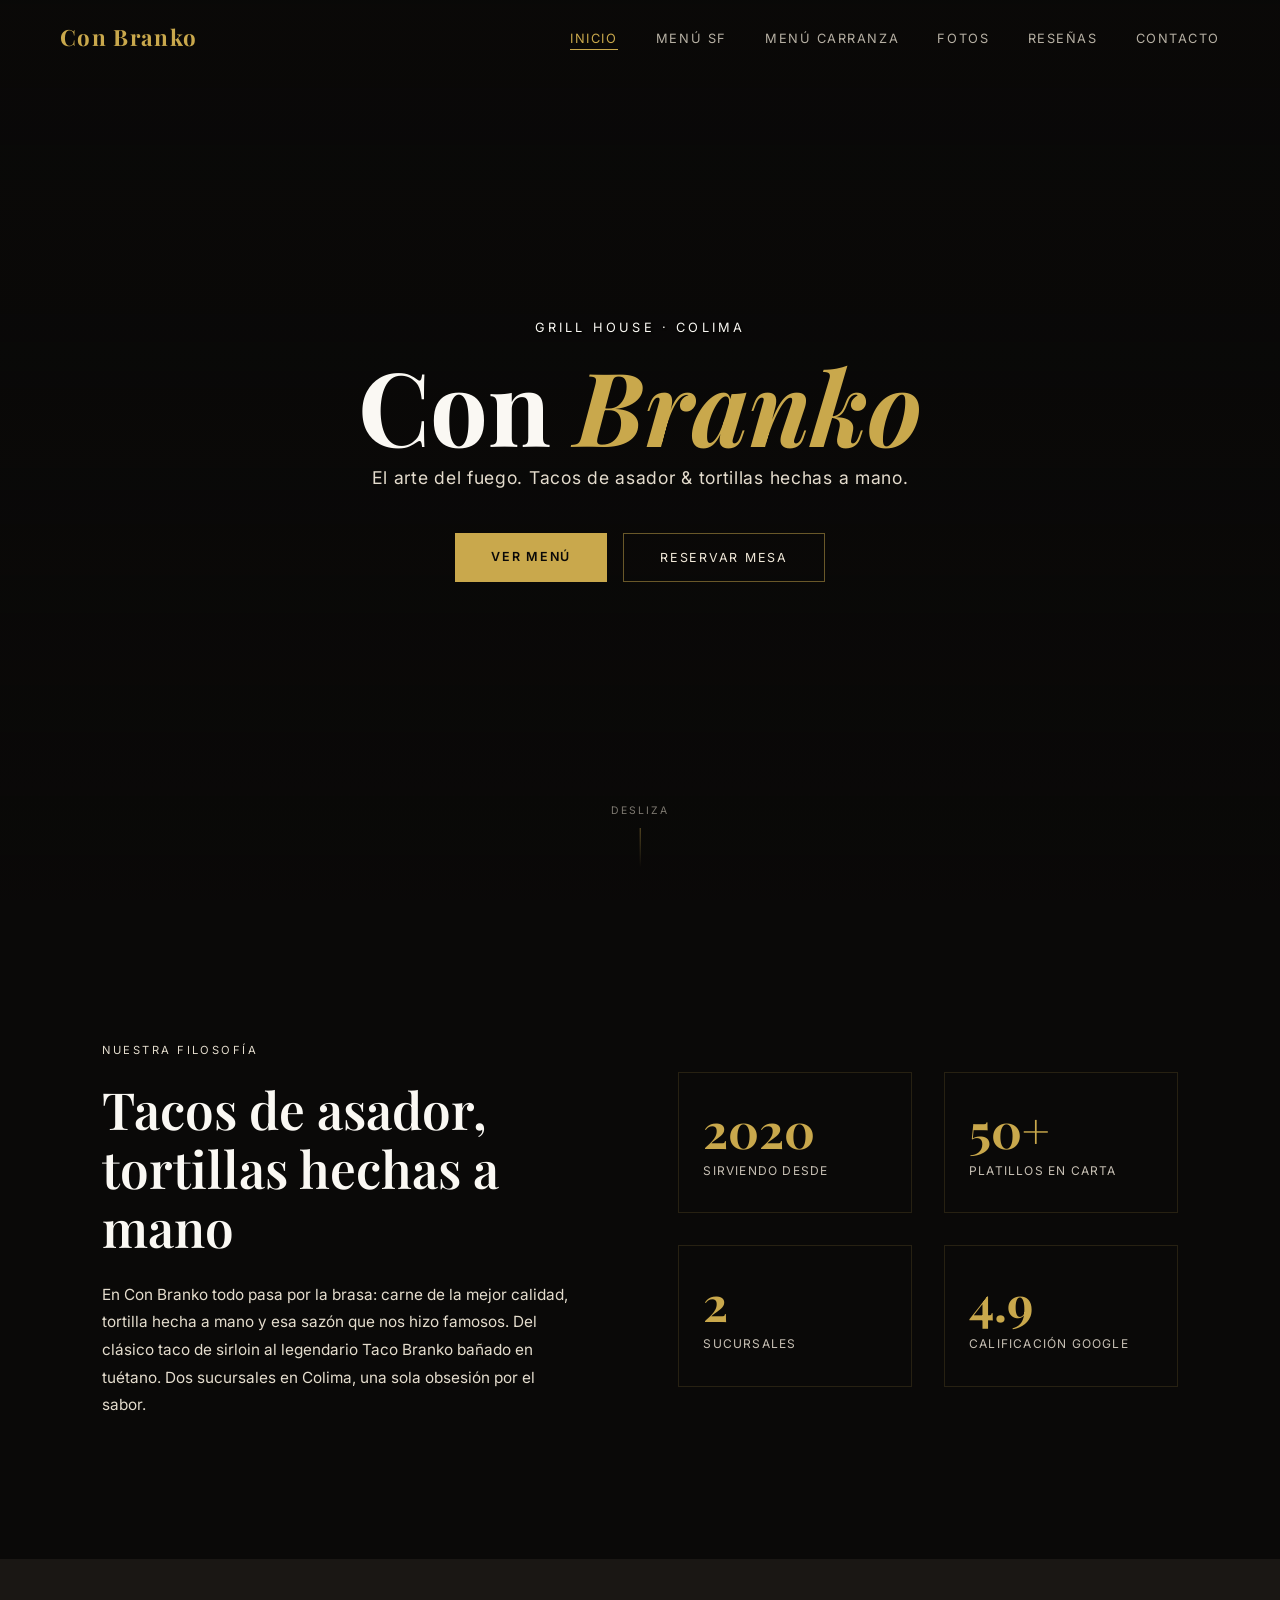
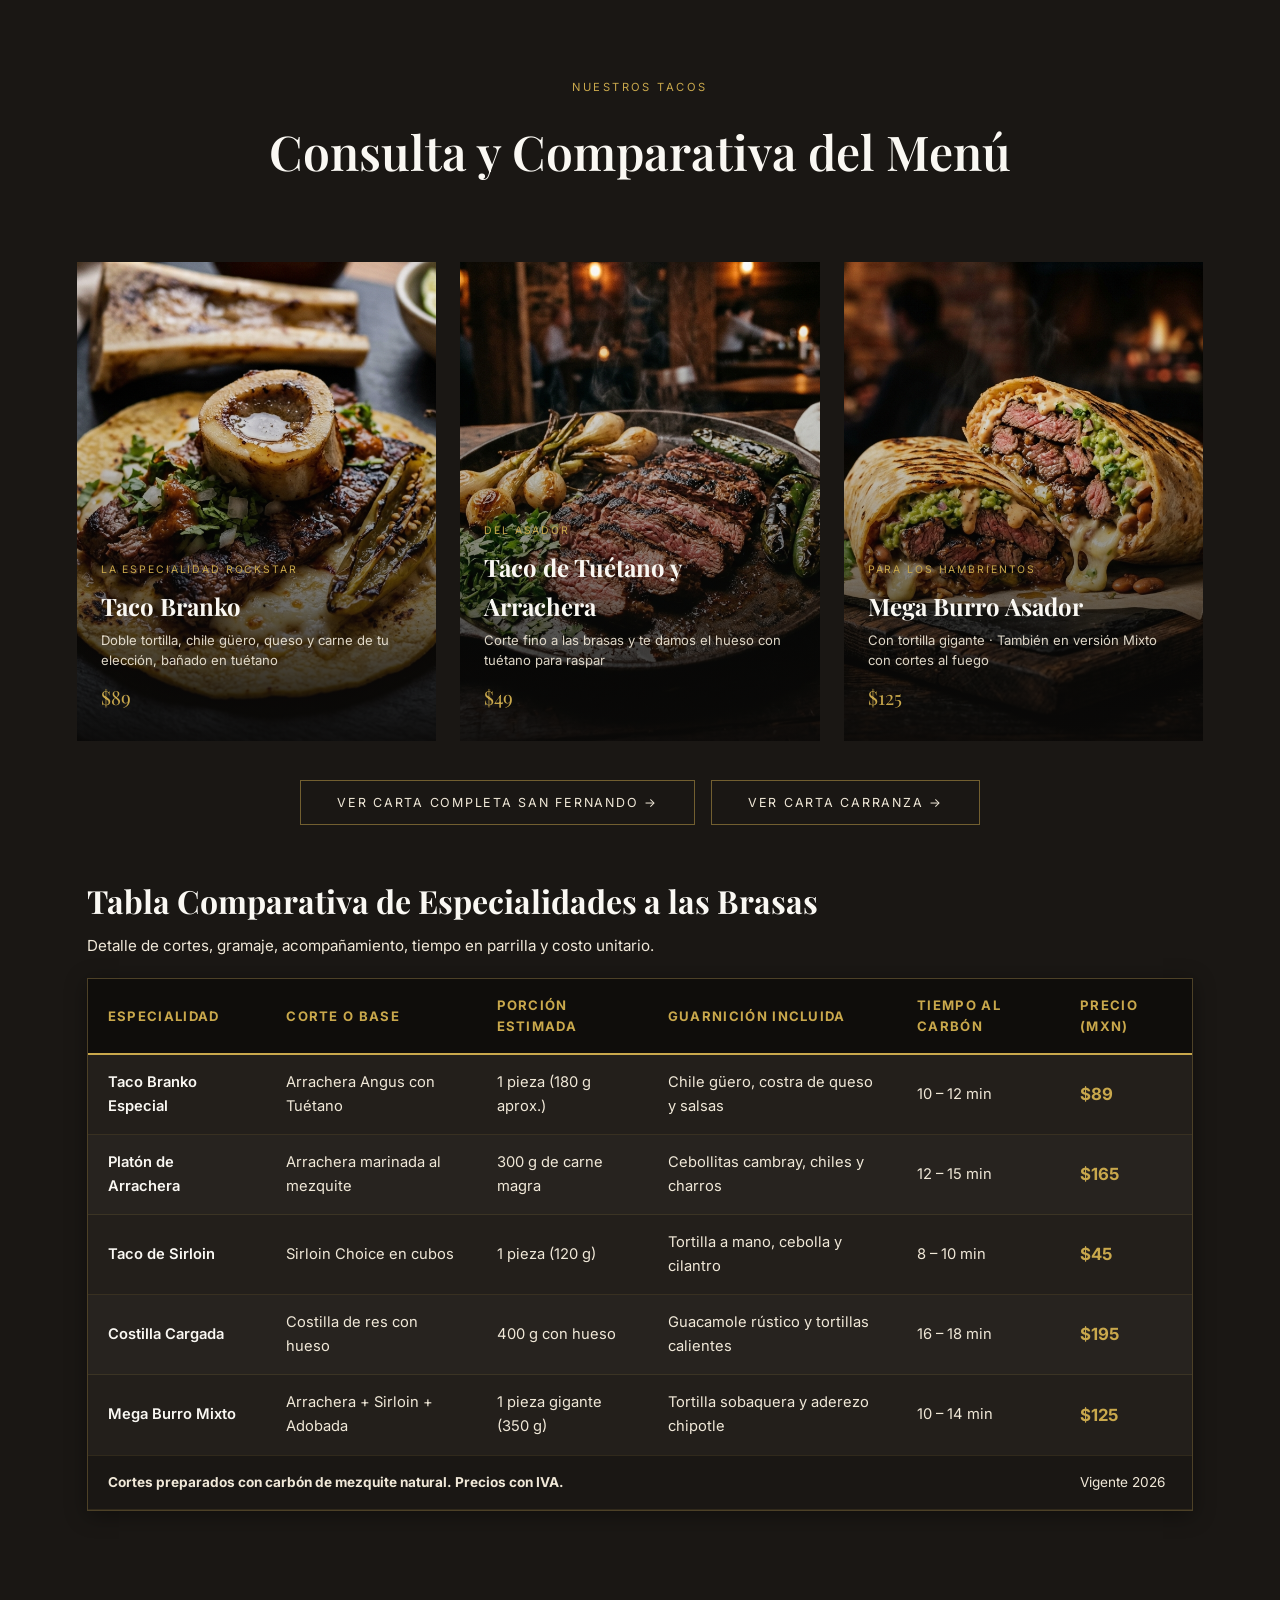
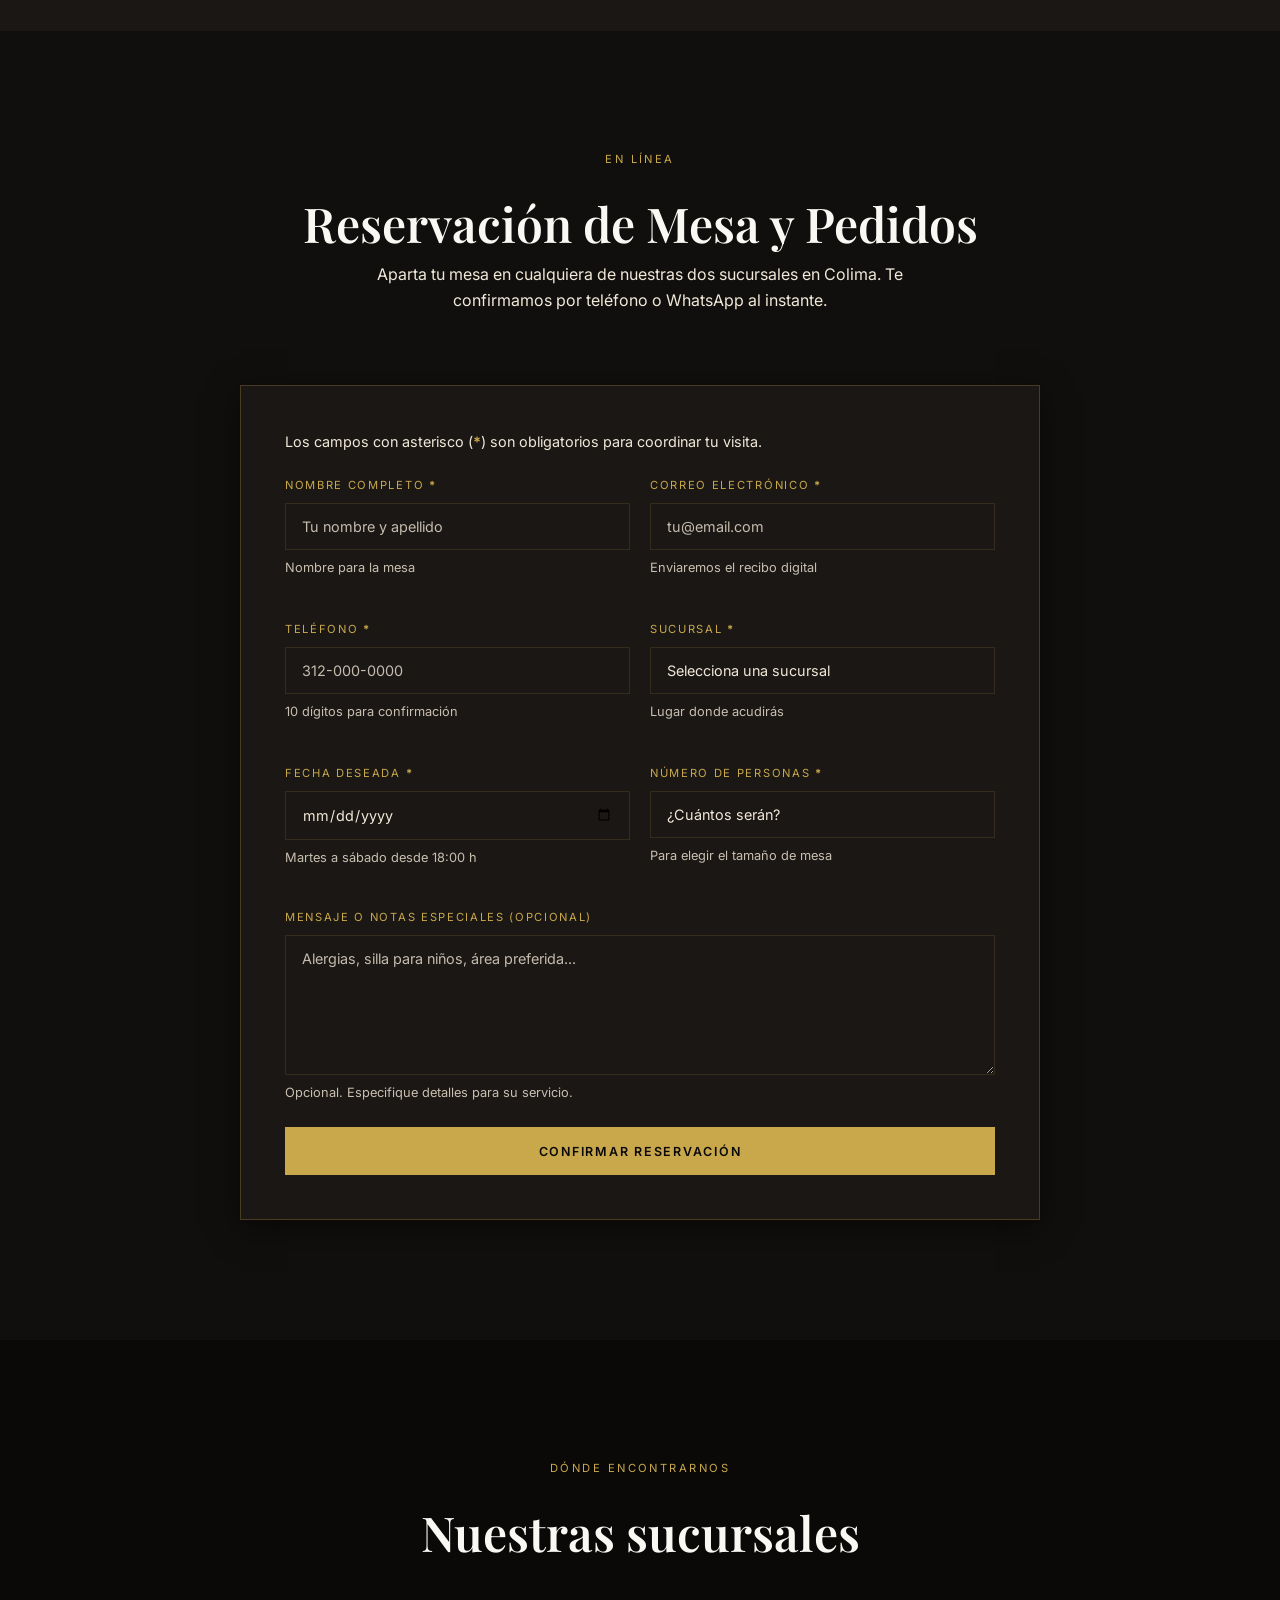
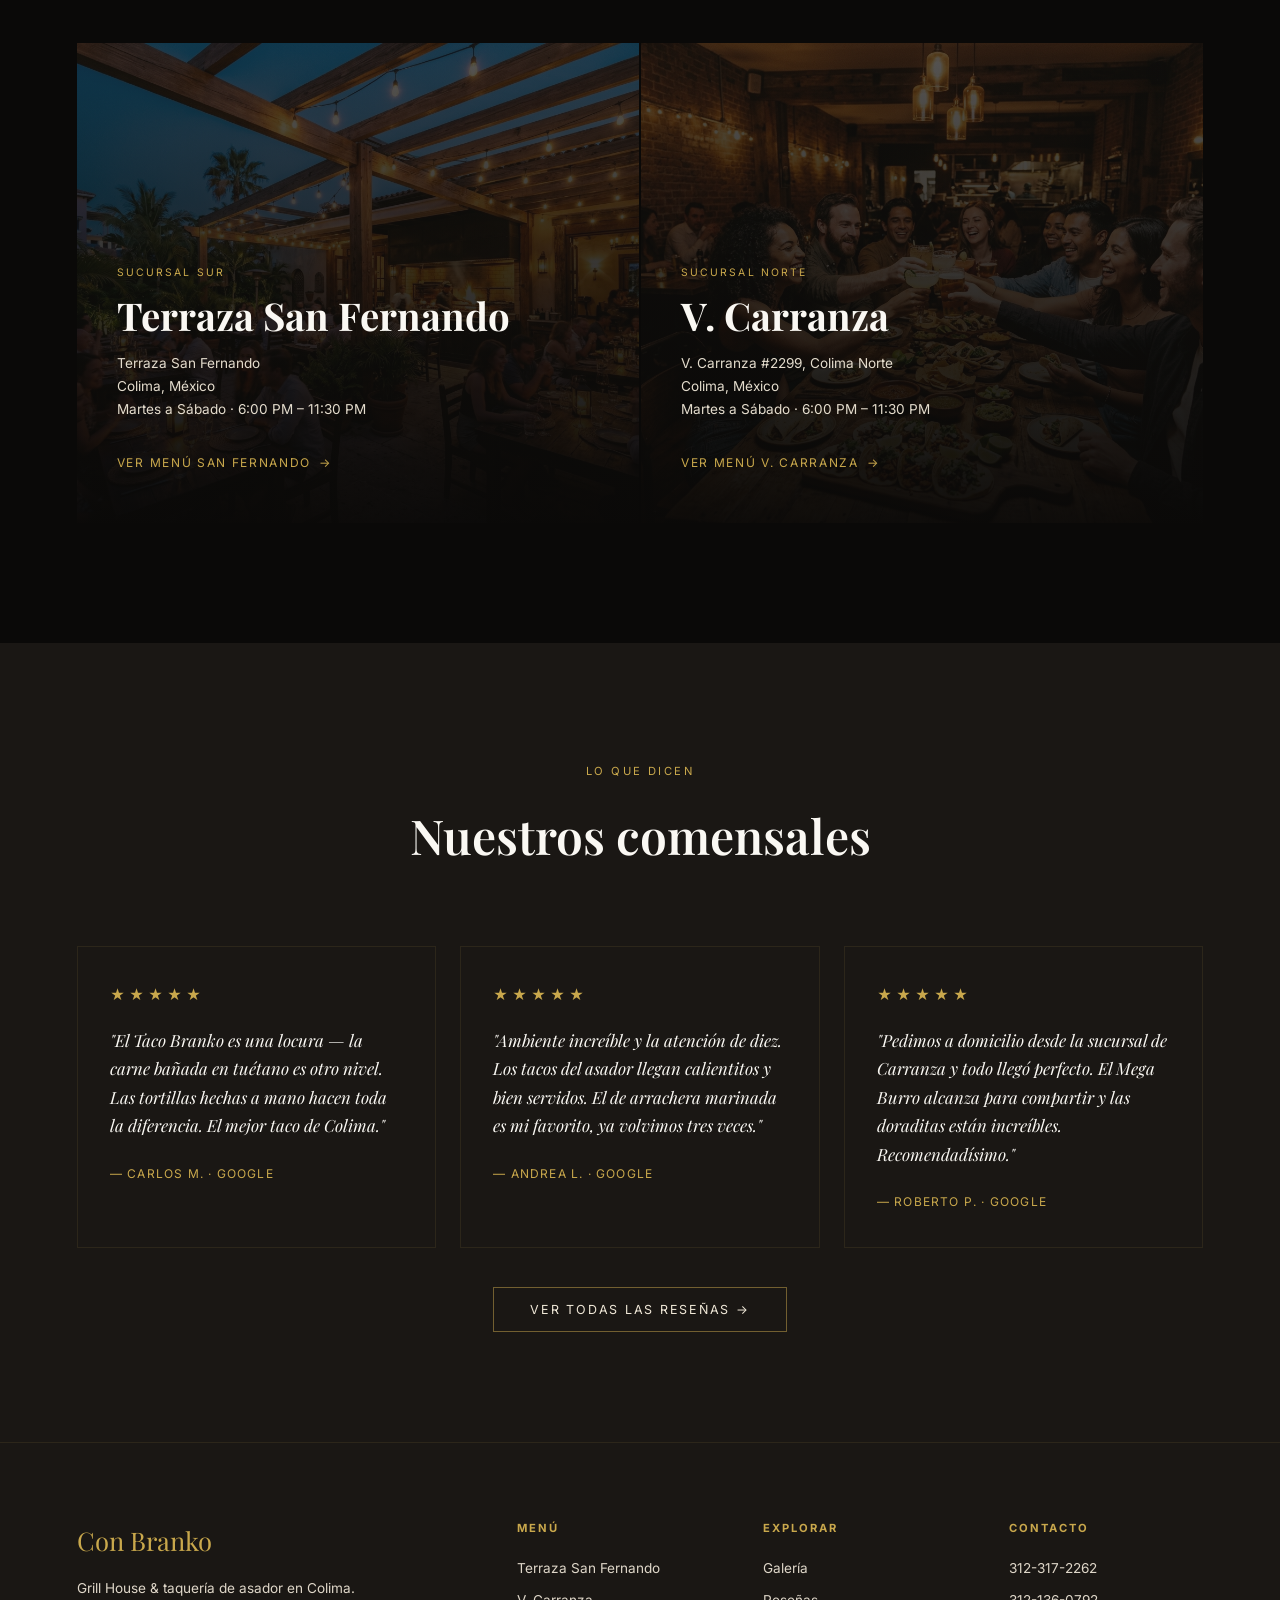
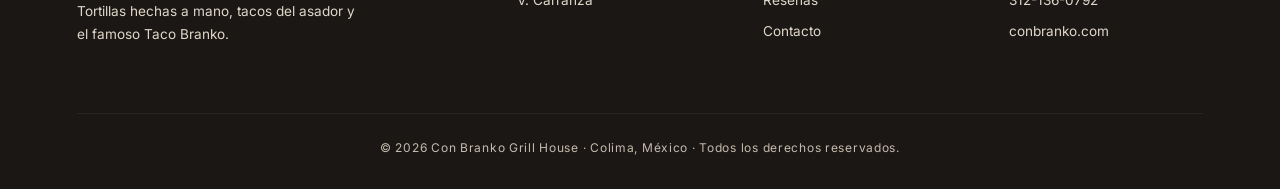
<file: index.html>
<!DOCTYPE html>
<html lang="es">
<head>
  <meta charset="UTF-8">
  <meta name="viewport" content="width=device-width, initial-scale=1.0">
  <title>Con Branko Grill House — Asador en Colima</title>
  <meta name="description" content="Con Branko Grill House en Colima. Tacos de asador, tortillas hechas a mano al carbón de mezquite, menú comparativo y reservaciones en línea.">
  <link rel="preconnect" href="https://fonts.googleapis.com">
  <link rel="preconnect" href="https://fonts.gstatic.com" crossorigin>
  <link href="https://fonts.googleapis.com/css2?family=Playfair+Display:ital,wght@0,400;0,600;0,700;1,400;1,600&family=Inter:wght@300;400;500;600;700&display=swap" rel="stylesheet">
  <link rel="stylesheet" href="css/styles.css">
</head>
<body>

  <!-- Enlace de salto accesible (WCAG 2.4.1) -->
  <a href="#main-content" class="skip-link">Saltar al contenido principal</a>

  <!-- ░░ Región HEADER (Banner) ░░ -->
  <header role="banner">
    <!-- ░░ Loading Screen ░░ -->
    <div id="loading-screen" aria-hidden="true">
      <div class="loading-logo">Con Branko</div>
      <div class="loading-bar-wrap">
        <div class="loading-bar"></div>
      </div>
    </div>

    <!-- ░░ Navbar ░░ -->
    <nav class="navbar" role="navigation" aria-label="Menú principal">
      <a href="index.html" class="nav-logo">Con Branko</a>
      <ul class="nav-links" id="nav-links">
        <li><a href="index.html" aria-current="page">Inicio</a></li>
        <li><a href="menu-san-fernando.html">Menú SF</a></li>
        <li><a href="menu-carranza.html">Menú Carranza</a></li>
        <li><a href="fotos.html">Fotos</a></li>
        <li><a href="resenas.html">Reseñas</a></li>
        <li><a href="contacto.html">Contacto</a></li>
      </ul>
      <button class="nav-hamburger" type="button" aria-label="Abrir menú de navegación" aria-expanded="false" aria-controls="nav-links">
        <span></span><span></span><span></span>
      </button>
    </nav>
  </header>

  <!-- ░░ Región MAIN ░░ -->
  <main id="main-content" role="main" tabindex="-1">

    <!-- ░░ HERO — Video en loop con autoplay + parallax ░░ -->
    <!--
      Video de fondo cinematográfico en loop continuo (autoplay, muted, loop).
      La capa .hero-parallax se desplaza ±15px según el mouse / giroscopio.
    -->
    <section class="hero">

      <!-- Capa parallax con el video de fondo -->
      <div class="hero-parallax" data-parallax aria-hidden="true">
        <video
          id="hero-video"
          class="hero-video"
          src="assets/hero-steak.mp4"
          autoplay
          muted
          playsinline
          preload="auto"
          aria-hidden="true"
          tabindex="-1"
        ></video>
      </div>

      <div class="hero-overlay" aria-hidden="true"></div>

      <!-- Contenido encima del video -->
      <div class="hero-content">
        <p class="hero-tagline">Grill House · Colima</p>
        <h1 id="hero-heading" class="hero-title">Con <em>Branko</em></h1>
        <p class="hero-subtitle">El arte del fuego. Tacos de asador &amp; tortillas hechas a mano.</p>
        <div class="hero-cta">
          <a href="#caso-uso-1" class="btn-primary">Ver Menú</a>
          <a href="#caso-uso-2" class="btn-outline">Reservar Mesa</a>
        </div>
      </div>

      <!-- Indicador de scroll -->
      <div class="scroll-hint" aria-hidden="true">
        <span>Desliza</span>
        <div class="scroll-arrow"></div>
      </div>

    </section>

    <!-- ░░ Intro / Nosotros ░░ -->
    <section class="section-intro" id="filosofia">
      <div class="intro-text fade-in">
        <p class="label">Nuestra Filosofía</p>
        <h2 id="heading-filosofia">Tacos de asador, tortillas hechas a mano</h2>
        <p>
          En Con Branko todo pasa por la brasa: carne de la mejor calidad,
          tortilla hecha a mano y esa sazón que nos hizo famosos. Del clásico
          taco de sirloin al legendario Taco Branko bañado en tuétano. Dos
          sucursales en Colima, una sola obsesión por el sabor.
        </p>
      </div>
      <ul class="intro-stats" aria-label="Cifras destacadas de Con Branko">
        <li class="stat-item fade-in fade-in-delay-1">
          <span class="stat-number" aria-hidden="true">2020</span>
          <span class="stat-label" aria-hidden="true">Sirviendo desde</span>
          <span class="sr-only">Sirviendo desde el año 2020</span>
        </li>
        <li class="stat-item fade-in fade-in-delay-2">
          <span class="stat-number" aria-hidden="true">50+</span>
          <span class="stat-label" aria-hidden="true">Platillos en carta</span>
          <span class="sr-only">Más de 50 platillos en carta</span>
        </li>
        <li class="stat-item fade-in fade-in-delay-2">
          <span class="stat-number" aria-hidden="true">2</span>
          <span class="stat-label" aria-hidden="true">Sucursales</span>
          <span class="sr-only">2 sucursales en Colima</span>
        </li>
        <li class="stat-item fade-in fade-in-delay-3">
          <span class="stat-number" aria-hidden="true">4.9</span>
          <span class="stat-label" aria-hidden="true">Calificación Google</span>
          <span class="sr-only">Calificación promedio de 4.9 sobre 5 estrellas en Google</span>
        </li>
      </ul>
    </section>

    <!-- ░░ CASO DE USO 1: Preview Menú, Imágenes y Tabla Comparativa ░░ -->
    <section class="section-menu" id="caso-uso-1" aria-labelledby="heading-caso-1">
      <div class="section-header fade-in">
        <p class="label">Nuestros Tacos</p>
        <h2 id="heading-caso-1">Consulta y Comparativa del Menú</h2>
      </div>

      <div class="menu-grid">

        <article class="menu-card fade-in fade-in-delay-1">
          <div class="menu-card-bg">
            <img src="assets/taco-branko.jpg" alt="Taco Branko sobre tortilla de maíz recién hecha al comal, con corte de res asado al carbón, queso fundido, chile güero tatemado y hueso de tuétano flameado" class="menu-card-photo" width="400" height="533" loading="lazy">
          </div>
          <div class="menu-card-overlay" aria-hidden="true"></div>
          <div class="menu-card-content">
            <p class="menu-card-tag">La especialidad rockstar</p>
            <h3 class="menu-card-name">Taco Branko</h3>
            <p class="menu-card-desc">Doble tortilla, chile güero, queso y carne de tu elección, bañado en tuétano</p>
            <p class="menu-card-price">$89 <span class="sr-only">pesos mexicanos</span></p>
          </div>
        </article>

        <article class="menu-card fade-in fade-in-delay-2">
          <div class="menu-card-bg">
            <img src="assets/arrachera-asador.jpg" alt="Arrachera marinada al carbón de mezquite cortada en tiras jugosas sobre sartén de hierro con cebollitas cambray asadas, chiles tatemados y tortillas hechas a mano" class="menu-card-photo" width="400" height="533" loading="lazy">
          </div>
          <div class="menu-card-overlay" aria-hidden="true"></div>
          <div class="menu-card-content">
            <p class="menu-card-tag">Del asador</p>
            <h3 class="menu-card-name">Taco de Tuétano y Arrachera</h3>
            <p class="menu-card-desc">Corte fino a las brasas y te damos el hueso con tuétano para raspar</p>
            <p class="menu-card-price">$49 <span class="sr-only">pesos mexicanos</span></p>
          </div>
        </article>

        <article class="menu-card fade-in fade-in-delay-3">
          <div class="menu-card-bg">
            <img src="assets/mega-burro.jpg" alt="Mega Burro Asador partido a la mitad en tortilla de harina gigante dorada a la parrilla, relleno de cortes de arrachera y sirloin al carbón, queso fundido, guacamole y aderezo chipotle" class="menu-card-photo" width="400" height="533" loading="lazy">
          </div>
          <div class="menu-card-overlay" aria-hidden="true"></div>
          <div class="menu-card-content">
            <p class="menu-card-tag">Para los hambrientos</p>
            <h3 class="menu-card-name">Mega Burro Asador</h3>
            <p class="menu-card-desc">Con tortilla gigante · También en versión Mixto con cortes al fuego</p>
            <p class="menu-card-price">$125 <span class="sr-only">pesos mexicanos</span></p>
          </div>
        </article>

      </div>

      <!-- Links de la Carta -->
      <div style="text-align:center; margin-top: 48px;" class="fade-in">
        <a href="menu-san-fernando.html" class="btn-outline">Ver carta completa San Fernando <span aria-hidden="true">&rarr;</span></a>
        <a href="menu-carranza.html" class="btn-outline" style="margin-left: 12px;">Ver carta Carranza <span aria-hidden="true">&rarr;</span></a>
      </div>

      <!-- ░░ TABLA CON DATOS TABULARES ░░ -->
      <div class="menu-table-section fade-in" id="tabla-datos">
        <div class="menu-table-header">
          <h3 class="menu-table-title">Tabla Comparativa de Especialidades a las Brasas</h3>
          <p class="menu-table-sub">Detalle de cortes, gramaje, acompañamiento, tiempo en parrilla y costo unitario.</p>
        </div>

        <div class="menu-table-container">
          <table class="menu-table">
            <caption class="sr-only">Comparativa de cortes de carne, porciones, guarnición, tiempo de cocción y precio</caption>
            <thead>
              <tr>
                <th scope="col">Especialidad</th>
                <th scope="col">Corte o Base</th>
                <th scope="col">Porción estimada</th>
                <th scope="col">Guarnición incluida</th>
                <th scope="col">Tiempo al carbón</th>
                <th scope="col">Precio (MXN)</th>
              </tr>
            </thead>
            <tbody>
              <tr>
                <th scope="row">Taco Branko Especial</th>
                <td>Arrachera Angus con Tuétano</td>
                <td>1 pieza (180 g aprox.)</td>
                <td>Chile güero, costra de queso y salsas</td>
                <td>10 – 12 min</td>
                <td class="table-price">$89</td>
              </tr>
              <tr>
                <th scope="row">Platón de Arrachera</th>
                <td>Arrachera marinada al mezquite</td>
                <td>300 g de carne magra</td>
                <td>Cebollitas cambray, chiles y charros</td>
                <td>12 – 15 min</td>
                <td class="table-price">$165</td>
              </tr>
              <tr>
                <th scope="row">Taco de Sirloin</th>
                <td>Sirloin Choice en cubos</td>
                <td>1 pieza (120 g)</td>
                <td>Tortilla a mano, cebolla y cilantro</td>
                <td>8 – 10 min</td>
                <td class="table-price">$45</td>
              </tr>
              <tr>
                <th scope="row">Costilla Cargada</th>
                <td>Costilla de res con hueso</td>
                <td>400 g con hueso</td>
                <td>Guacamole rústico y tortillas calientes</td>
                <td>16 – 18 min</td>
                <td class="table-price">$195</td>
              </tr>
              <tr>
                <th scope="row">Mega Burro Mixto</th>
                <td>Arrachera + Sirloin + Adobada</td>
                <td>1 pieza gigante (350 g)</td>
                <td>Tortilla sobaquera y aderezo chipotle</td>
                <td>10 – 14 min</td>
                <td class="table-price">$125</td>
              </tr>
            </tbody>
            <tfoot>
              <tr>
                <th scope="row" colspan="5">Cortes preparados con carbón de mezquite natural. Precios con IVA.</th>
                <td>Vigente 2026</td>
              </tr>
            </tfoot>
          </table>
        </div>
      </div>

    </section>

    <!-- ░░ CASO DE USO 2: Reservación de Mesa y Solicitud de Pedidos (Short Form) ░░ -->
    <section class="section-booking fade-in" id="caso-uso-2" aria-labelledby="heading-caso-2">
      <div class="section-header">
        <p class="label">En Línea</p>
        <h2 id="heading-caso-2">Reservación de Mesa y Pedidos</h2>
        <p class="section-desc" style="max-width: 620px; margin: 0 auto; color: var(--c-cream);">
          Aparta tu mesa en cualquiera de nuestras dos sucursales en Colima. Te confirmamos por teléfono o WhatsApp al instante.
        </p>
      </div>

      <div class="booking-card">
        <form id="form-reservaciones" class="contact-form" novalidate aria-describedby="booking-form-help">
          <fieldset class="booking-fieldset">
            <legend class="sr-only">Formulario de reservación y pedidos Con Branko</legend>
            <p id="booking-form-help" class="form-instructions">
              Los campos con asterisco (<span class="req-star" aria-hidden="true">*</span>) son obligatorios para coordinar tu visita.
            </p>

            <div id="booking-status" class="status-live-box" role="status" aria-live="polite" tabindex="-1"></div>

            <div class="booking-grid">
              
              <div class="form-group">
                <label for="res-nombre">
                  Nombre completo <span class="req-star" aria-hidden="true">*</span>
                  <span class="sr-only">(obligatorio)</span>
                </label>
                <input type="text" id="res-nombre" name="nombre" autocomplete="name" required aria-required="true" placeholder="Tu nombre y apellido" aria-describedby="hint-res-nombre err-res-nombre">
                <span id="hint-res-nombre" class="field-hint">Nombre para la mesa</span>
                <span id="err-res-nombre" class="field-err" aria-live="polite"></span>
              </div>

              <div class="form-group">
                <label for="res-email">
                  Correo electrónico <span class="req-star" aria-hidden="true">*</span>
                  <span class="sr-only">(obligatorio)</span>
                </label>
                <input type="email" id="res-email" name="email" autocomplete="email" required aria-required="true" placeholder="tu@email.com" aria-describedby="hint-res-email err-res-email">
                <span id="hint-res-email" class="field-hint">Enviaremos el recibo digital</span>
                <span id="err-res-email" class="field-err" aria-live="polite"></span>
              </div>

              <div class="form-group">
                <label for="res-tel">
                  Teléfono <span class="req-star" aria-hidden="true">*</span>
                  <span class="sr-only">(obligatorio)</span>
                </label>
                <input type="tel" id="res-tel" name="telefono" autocomplete="tel" required aria-required="true" pattern="[0-9]{10}" placeholder="312-000-0000" aria-describedby="hint-res-tel err-res-tel">
                <span id="hint-res-tel" class="field-hint">10 dígitos para confirmación</span>
                <span id="err-res-tel" class="field-err" aria-live="polite"></span>
              </div>

              <div class="form-group">
                <label for="res-sucursal">
                  Sucursal <span class="req-star" aria-hidden="true">*</span>
                  <span class="sr-only">(obligatorio)</span>
                </label>
                <select id="res-sucursal" name="sucursal" required aria-required="true" aria-describedby="hint-res-sucursal err-res-sucursal">
                  <option value="">Selecciona una sucursal</option>
                  <option value="san-fernando">Terraza San Fernando (Colima)</option>
                  <option value="carranza">V. Carranza (Colima Norte)</option>
                </select>
                <span id="hint-res-sucursal" class="field-hint">Lugar donde acudirás</span>
                <span id="err-res-sucursal" class="field-err" aria-live="polite"></span>
              </div>

              <div class="form-group">
                <label for="res-fecha">
                  Fecha deseada <span class="req-star" aria-hidden="true">*</span>
                  <span class="sr-only">(obligatorio)</span>
                </label>
                <input type="date" id="res-fecha" name="fecha" required aria-required="true" aria-describedby="hint-res-fecha err-res-fecha">
                <span id="hint-res-fecha" class="field-hint">Martes a sábado desde 18:00 h</span>
                <span id="err-res-fecha" class="field-err" aria-live="polite"></span>
              </div>

              <div class="form-group">
                <label for="res-personas">
                  Número de personas <span class="req-star" aria-hidden="true">*</span>
                  <span class="sr-only">(obligatorio)</span>
                </label>
                <select id="res-personas" name="personas" required aria-required="true" aria-describedby="hint-res-personas err-res-personas">
                  <option value="">¿Cuántos serán?</option>
                  <option value="1-2">1 – 2 personas</option>
                  <option value="3-4">3 – 4 personas</option>
                  <option value="5-8">5 – 8 personas</option>
                  <option value="9+">9 o más (Grupo / Evento)</option>
                </select>
                <span id="hint-res-personas" class="field-hint">Para elegir el tamaño de mesa</span>
                <span id="err-res-personas" class="field-err" aria-live="polite"></span>
              </div>

            </div>

            <div class="form-group" style="margin-top: 18px;">
              <label for="res-mensaje">Mensaje o notas especiales (opcional)</label>
              <textarea id="res-mensaje" name="mensaje" placeholder="Alergias, silla para niños, área preferida..." aria-describedby="hint-res-mensaje"></textarea>
              <span id="hint-res-mensaje" class="field-hint">Opcional. Especifique detalles para su servicio.</span>
            </div>

            <div style="margin-top: 24px;">
              <button type="submit" class="btn-primary" style="min-height: 48px; width: 100%;">
                Confirmar reservación
              </button>
            </div>

          </fieldset>
        </form>
      </div>
    </section>

    <!-- ░░ Sucursales ░░ -->
    <section class="section-locations" id="sucursales">
      <div class="section-header fade-in">
        <p class="label">Dónde encontrarnos</p>
        <h2 id="heading-sucursales">Nuestras sucursales</h2>
      </div>
      <div class="locations-grid fade-in">

        <article class="location-card">
          <div class="location-card-bg">
            <img src="assets/terraza-restaurante.jpg" alt="Terraza San Fernando al atardecer con iluminación cálida de bombillas, mesas de madera al aire libre rodeadas de vegetación y el asador de ladrillo al fondo" class="location-card-photo" width="650" height="480" loading="lazy">
          </div>
          <div class="location-card-overlay" aria-hidden="true"></div>
          <div class="location-info">
            <p class="location-tag">Sucursal Sur</p>
            <h3 class="location-name">Terraza San Fernando</h3>
            <p class="location-address">
              Terraza San Fernando<br>
              Colima, México<br>
              Martes a Sábado · 6:00 PM – 11:30 PM
            </p>
            <a href="menu-san-fernando.html" class="location-link">
              Ver menú San Fernando <span aria-hidden="true">&rarr;</span>
            </a>
          </div>
        </article>

        <article class="location-card">
          <div class="location-card-bg">
            <img src="assets/ambiente-carranza.jpg" alt="Salón rústico y terraza de la sucursal Venustiano Carranza en Colima Norte con paredes de ladrillo, vigas de madera, luz cálida y comensales compartiendo tacos del asador" class="location-card-photo" width="650" height="480" loading="lazy">
          </div>
          <div class="location-card-overlay" aria-hidden="true"></div>
          <div class="location-info">
            <p class="location-tag">Sucursal Norte</p>
            <h3 class="location-name">V. Carranza</h3>
            <p class="location-address">
              V. Carranza #2299, Colima Norte<br>
              Colima, México<br>
              Martes a Sábado · 6:00 PM – 11:30 PM
            </p>
            <a href="menu-carranza.html" class="location-link">
              Ver menú V. Carranza <span aria-hidden="true">&rarr;</span>
            </a>
          </div>
        </article>

      </div>
    </section>

    <!-- ░░ Reseñas preview ░░ -->
    <section class="section-reviews" id="resenas-destacadas">
      <div class="section-header fade-in">
        <p class="label">Lo que dicen</p>
        <h2 id="heading-resenas">Nuestros comensales</h2>
      </div>
      <div class="reviews-grid">

        <article class="review-card fade-in fade-in-delay-1" aria-label="Reseña de Carlos M., 5 de 5 estrellas">
          <div class="review-stars" role="img" aria-label="Calificación: 5 de 5 estrellas">
            <span class="star" aria-hidden="true">★</span><span class="star" aria-hidden="true">★</span><span class="star" aria-hidden="true">★</span>
            <span class="star" aria-hidden="true">★</span><span class="star" aria-hidden="true">★</span>
          </div>
          <p class="review-text">
            "El Taco Branko es una locura — la carne bañada en tuétano es otro nivel.
            Las tortillas hechas a mano hacen toda la diferencia. El mejor taco de Colima."
          </p>
          <p class="review-author">— Carlos M. · Google</p>
        </article>

        <article class="review-card fade-in fade-in-delay-2" aria-label="Reseña de Andrea L., 5 de 5 estrellas">
          <div class="review-stars" role="img" aria-label="Calificación: 5 de 5 estrellas">
            <span class="star" aria-hidden="true">★</span><span class="star" aria-hidden="true">★</span><span class="star" aria-hidden="true">★</span>
            <span class="star" aria-hidden="true">★</span><span class="star" aria-hidden="true">★</span>
          </div>
          <p class="review-text">
            "Ambiente increíble y la atención de diez. Los tacos del asador llegan
            calientitos y bien servidos. El de arrachera marinada es mi favorito, ya volvimos tres veces."
          </p>
          <p class="review-author">— Andrea L. · Google</p>
        </article>

        <article class="review-card fade-in fade-in-delay-3" aria-label="Reseña de Roberto P., 5 de 5 estrellas">
          <div class="review-stars" role="img" aria-label="Calificación: 5 de 5 estrellas">
            <span class="star" aria-hidden="true">★</span><span class="star" aria-hidden="true">★</span><span class="star" aria-hidden="true">★</span>
            <span class="star" aria-hidden="true">★</span><span class="star" aria-hidden="true">★</span>
          </div>
          <p class="review-text">
            "Pedimos a domicilio desde la sucursal de Carranza y todo llegó perfecto.
            El Mega Burro alcanza para compartir y las doraditas están increíbles. Recomendadísimo."
          </p>
          <p class="review-author">— Roberto P. · Google</p>
        </article>

      </div>
      <div style="text-align:center; margin-top: 48px;" class="fade-in">
        <a href="resenas.html" class="btn-outline">Ver todas las reseñas <span aria-hidden="true">&rarr;</span></a>
      </div>
    </section>

  </main>

  <!-- ░░ Footer ░░ -->
  <footer role="contentinfo">
    <div class="footer-grid">
      <div class="footer-brand">
        <div class="logo">Con Branko</div>
        <p>Grill House &amp; taquería de asador en Colima. Tortillas hechas a mano, tacos del asador y el famoso Taco Branko.</p>
      </div>
      <div class="footer-col">
        <h3>Menú</h3>
        <ul>
          <li><a href="menu-san-fernando.html">Terraza San Fernando</a></li>
          <li><a href="menu-carranza.html">V. Carranza</a></li>
        </ul>
      </div>
      <div class="footer-col">
        <h3>Explorar</h3>
        <ul>
          <li><a href="fotos.html">Galería</a></li>
          <li><a href="resenas.html">Reseñas</a></li>
          <li><a href="contacto.html">Contacto</a></li>
        </ul>
      </div>
      <div class="footer-col">
        <h3>Contacto</h3>
        <ul>
          <li><a href="tel:+523123172262">312-317-2262</a></li>
          <li><a href="tel:+523121360792">312-136-0792</a></li>
          <li><a href="https://conbranko.com">conbranko.com</a></li>
        </ul>
      </div>
    </div>
    <div class="footer-bottom">
      &copy; 2026 Con Branko Grill House · Colima, México · Todos los derechos reservados.
    </div>
  </footer>

  <script src="js/main.js"></script>
</body>
</html>
</file>
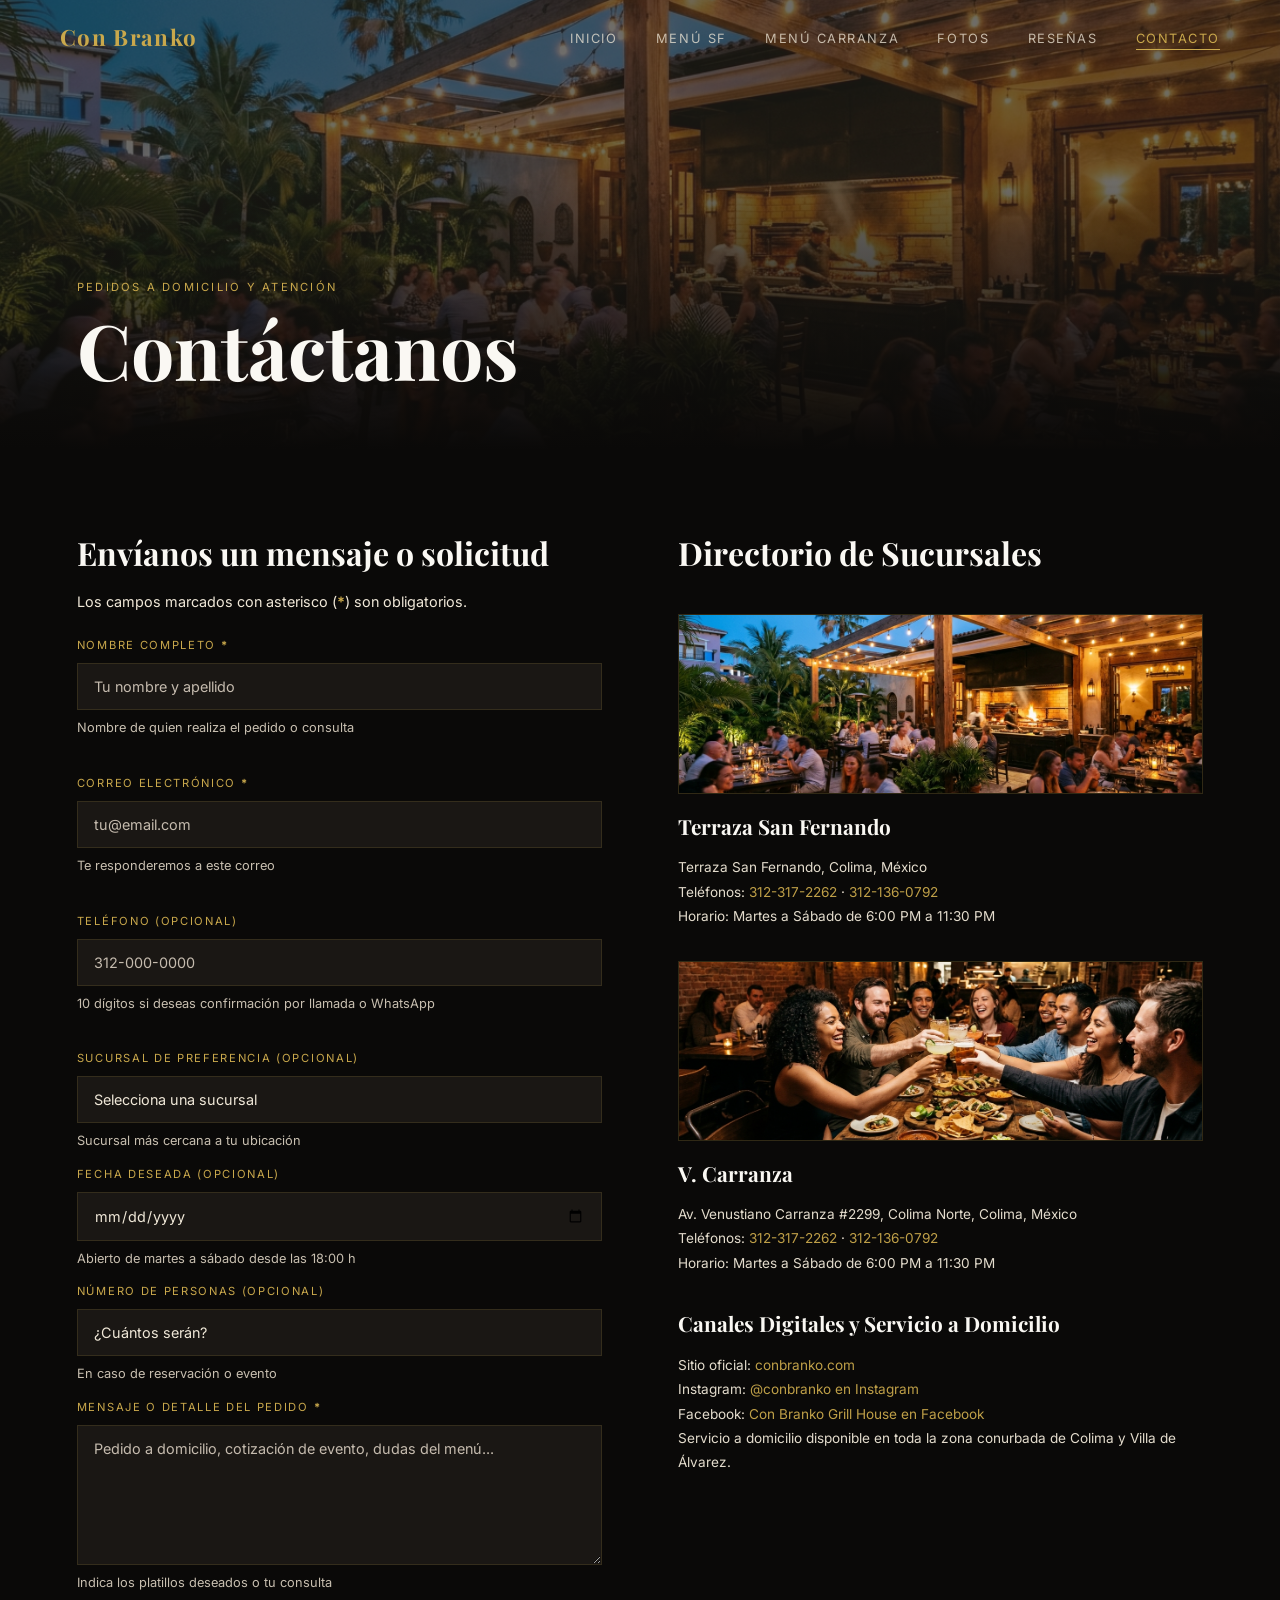
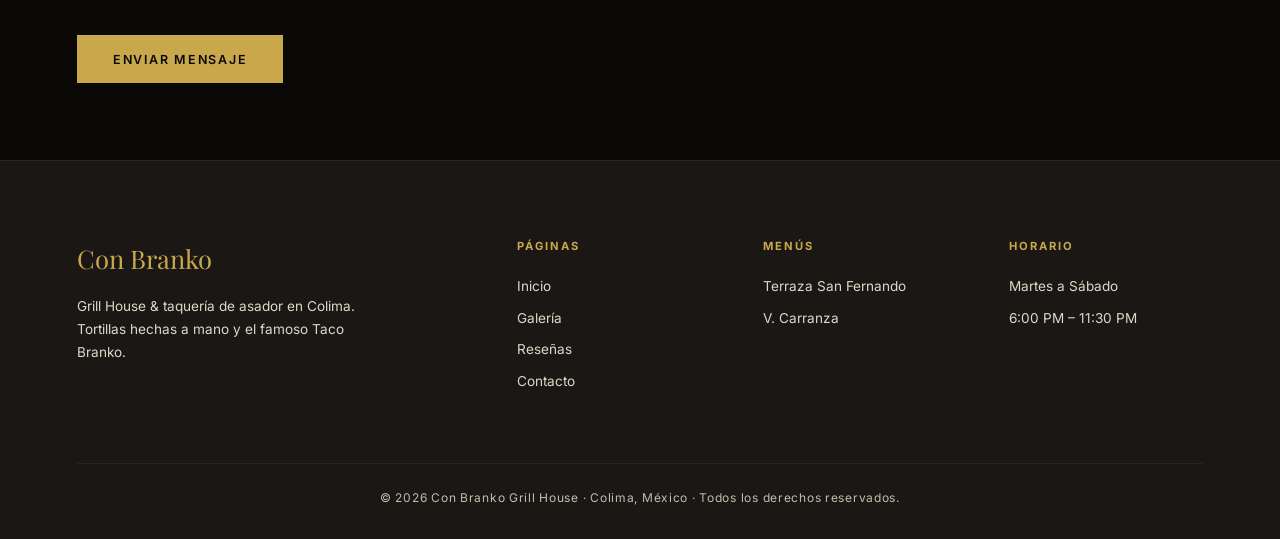
<file: contacto.html>
<!DOCTYPE html>
<html lang="es">
<head>
  <meta charset="UTF-8">
  <meta name="viewport" content="width=device-width, initial-scale=1.0">
  <title>Contacto y Pedidos — Con Branko Grill House</title>
  <meta name="description" content="Contáctanos para reservaciones, eventos o pedidos a domicilio en nuestras sucursales Terraza San Fernando y V. Carranza en Colima.">
  <link rel="preconnect" href="https://fonts.googleapis.com">
  <link rel="preconnect" href="https://fonts.gstatic.com" crossorigin>
  <link href="https://fonts.googleapis.com/css2?family=Playfair+Display:ital,wght@0,400;0,600;0,700;1,400;1,600&family=Inter:wght@300;400;500;600&display=swap" rel="stylesheet">
  <link rel="stylesheet" href="css/styles.css">
</head>
<body>

  <!-- Enlace de salto accesible (WCAG 2.4.1) -->
  <a href="#main-content" class="skip-link">Saltar al contenido principal</a>

  <!-- ░░ Región HEADER (Banner) ░░ -->
  <header role="banner">
    <nav class="navbar scrolled" role="navigation" aria-label="Menú principal">
      <a href="index.html" class="nav-logo">Con Branko</a>
      <ul class="nav-links" id="nav-links">
        <li><a href="index.html">Inicio</a></li>
        <li><a href="menu-san-fernando.html">Menú SF</a></li>
        <li><a href="menu-carranza.html">Menú Carranza</a></li>
        <li><a href="fotos.html">Fotos</a></li>
        <li><a href="resenas.html">Reseñas</a></li>
        <li><a href="contacto.html" aria-current="page">Contacto</a></li>
      </ul>
      <button class="nav-hamburger" type="button" aria-label="Abrir menú de navegación" aria-expanded="false" aria-controls="nav-links">
        <span></span><span></span><span></span>
      </button>
    </nav>
  </header>

  <!-- ░░ Región MAIN ░░ -->
  <main id="main-content" role="main" tabindex="-1">
    <section class="page-hero" aria-labelledby="page-title">
      <img src="assets/terraza-restaurante.jpg" alt="" class="page-hero-photo" aria-hidden="true">
      <div class="page-hero-overlay" aria-hidden="true"></div>
      <div class="page-hero-content">
        <p class="page-hero-label">Pedidos a domicilio y atención</p>
        <h1 id="page-title">Contáctanos</h1>
      </div>
    </section>

    <div class="page-content">
      <div class="contact-grid fade-in">

        <section>
          <h2 id="heading-form-contacto" class="menu-table-title" style="margin-bottom: 12px;">Envíanos un mensaje o solicitud</h2>
          <form id="form-contacto" class="contact-form" novalidate aria-describedby="contact-form-help">
            <fieldset class="booking-fieldset">
              <legend class="sr-only">Formulario de contacto, reservaciones y pedidos a domicilio</legend>
              <p id="contact-form-help" class="form-instructions">
                Los campos marcados con asterisco (<span class="req-star" aria-hidden="true">*</span>) son obligatorios.
              </p>

              <div id="contact-status" class="status-live-box" role="status" aria-live="polite" tabindex="-1"></div>

              <div class="form-group">
                <label for="nombre">
                  Nombre completo <span class="req-star" aria-hidden="true">*</span>
                  <span class="sr-only">(obligatorio)</span>
                </label>
                <input type="text" id="nombre" name="nombre" autocomplete="name" placeholder="Tu nombre y apellido" required aria-required="true" aria-describedby="hint-nombre err-nombre">
                <span id="hint-nombre" class="field-hint">Nombre de quien realiza el pedido o consulta</span>
                <span id="err-nombre" class="field-err" aria-live="polite"></span>
              </div>

              <div class="form-group" style="margin-top: 14px;">
                <label for="email">
                  Correo electrónico <span class="req-star" aria-hidden="true">*</span>
                  <span class="sr-only">(obligatorio)</span>
                </label>
                <input type="email" id="email" name="email" autocomplete="email" placeholder="tu@email.com" required aria-required="true" aria-describedby="hint-email err-email">
                <span id="hint-email" class="field-hint">Te responderemos a este correo</span>
                <span id="err-email" class="field-err" aria-live="polite"></span>
              </div>

              <div class="form-group" style="margin-top: 14px;">
                <label for="telefono">Teléfono (opcional)</label>
                <input type="tel" id="telefono" name="telefono" autocomplete="tel" placeholder="312-000-0000" aria-describedby="hint-telefono err-telefono">
                <span id="hint-telefono" class="field-hint">10 dígitos si deseas confirmación por llamada o WhatsApp</span>
                <span id="err-telefono" class="field-err" aria-live="polite"></span>
              </div>

              <div class="form-group" style="margin-top: 14px;">
                <label for="sucursal">Sucursal de preferencia (opcional)</label>
                <select id="sucursal" name="sucursal" aria-describedby="hint-sucursal">
                  <option value="">Selecciona una sucursal</option>
                  <option value="san-fernando">Terraza San Fernando</option>
                  <option value="carranza">V. Carranza (Colima Norte)</option>
                </select>
                <span id="hint-sucursal" class="field-hint">Sucursal más cercana a tu ubicación</span>
              </div>

              <div class="form-group" style="margin-top: 14px;">
                <label for="fecha">Fecha deseada (opcional)</label>
                <input type="date" id="fecha" name="fecha" aria-describedby="hint-fecha">
                <span id="hint-fecha" class="field-hint">Abierto de martes a sábado desde las 18:00 h</span>
              </div>

              <div class="form-group" style="margin-top: 14px;">
                <label for="personas">Número de personas (opcional)</label>
                <select id="personas" name="personas" aria-describedby="hint-personas">
                  <option value="">¿Cuántos serán?</option>
                  <option value="1-2">1 – 2 personas</option>
                  <option value="3-4">3 – 4 personas</option>
                  <option value="5-8">5 – 8 personas</option>
                  <option value="9+">9 o más</option>
                </select>
                <span id="hint-personas" class="field-hint">En caso de reservación o evento</span>
              </div>

              <div class="form-group" style="margin-top: 14px;">
                <label for="mensaje">
                  Mensaje o detalle del pedido <span class="req-star" aria-hidden="true">*</span>
                  <span class="sr-only">(obligatorio)</span>
                </label>
                <textarea id="mensaje" name="mensaje" required aria-required="true" placeholder="Pedido a domicilio, cotización de evento, dudas del menú..." aria-describedby="hint-mensaje err-mensaje"></textarea>
                <span id="hint-mensaje" class="field-hint">Indica los platillos deseados o tu consulta</span>
                <span id="err-mensaje" class="field-err" aria-live="polite"></span>
              </div>

              <div style="margin-top: 20px;">
                <button type="submit" class="btn-primary" style="min-height: 48px;">
                  Enviar mensaje
                </button>
              </div>
            </fieldset>
          </form>
        </section>

        <section class="contact-info fade-in fade-in-delay-1">
          <h2 id="heading-directorio" class="menu-table-title" style="margin-bottom: 4px;">Directorio de Sucursales</h2>

          <article class="contact-branch">
            <img
              src="assets/terraza-restaurante.jpg"
              alt="Sucursal Terraza San Fernando al aire libre con iluminación cálida de bombillas, vegetación y mesas de madera"
              class="contact-branch-img"
              width="500"
              height="180"
              loading="lazy"
            >
            <h3>Terraza San Fernando</h3>
            <p>
              Terraza San Fernando, Colima, México<br>
              Teléfonos:
              <a href="tel:+523123172262">312-317-2262</a> ·
              <a href="tel:+523121360792">312-136-0792</a><br>
              Horario: Martes a Sábado de 6:00 PM a 11:30 PM
            </p>
          </article>

          <article class="contact-branch">
            <img
              src="assets/ambiente-carranza.jpg"
              alt="Interior rústico de ladrillo y madera con iluminación cálida en la sucursal Venustiano Carranza en Colima Norte"
              class="contact-branch-img"
              width="500"
              height="180"
              loading="lazy"
            >
            <h3>V. Carranza</h3>
            <p>
              Av. Venustiano Carranza #2299, Colima Norte, Colima, México<br>
              Teléfonos:
              <a href="tel:+523123172262">312-317-2262</a> ·
              <a href="tel:+523121360792">312-136-0792</a><br>
              Horario: Martes a Sábado de 6:00 PM a 11:30 PM
            </p>
          </article>

          <article class="contact-branch">
            <h3>Canales Digitales y Servicio a Domicilio</h3>
            <p>
              Sitio oficial: <a href="https://conbranko.com">conbranko.com</a><br>
              Instagram: <a href="https://www.instagram.com/conbranko/" target="_blank" rel="noopener noreferrer">@conbranko en Instagram</a><br>
              Facebook: <a href="https://www.facebook.com/" target="_blank" rel="noopener noreferrer">Con Branko Grill House en Facebook</a><br>
              Servicio a domicilio disponible en toda la zona conurbada de Colima y Villa de Álvarez.
            </p>
          </article>
        </section>

      </div>
    </div>
  </main>

  <!-- ░░ Footer ░░ -->
  <footer role="contentinfo">
    <div class="footer-grid">
      <div class="footer-brand">
        <div class="logo">Con Branko</div>
        <p>Grill House &amp; taquería de asador en Colima. Tortillas hechas a mano y el famoso Taco Branko.</p>
      </div>
      <div class="footer-col">
        <h3>Páginas</h3>
        <ul>
          <li><a href="index.html">Inicio</a></li>
          <li><a href="fotos.html">Galería</a></li>
          <li><a href="resenas.html">Reseñas</a></li>
          <li><a href="contacto.html" aria-current="page">Contacto</a></li>
        </ul>
      </div>
      <div class="footer-col">
        <h3>Menús</h3>
        <ul>
          <li><a href="menu-san-fernando.html">Terraza San Fernando</a></li>
          <li><a href="menu-carranza.html">V. Carranza</a></li>
        </ul>
      </div>
      <div class="footer-col">
        <h3>Horario</h3>
        <ul>
          <li>Martes a Sábado</li>
          <li>6:00 PM – 11:30 PM</li>
        </ul>
      </div>
    </div>
    <div class="footer-bottom">&copy; 2026 Con Branko Grill House · Colima, México · Todos los derechos reservados.</div>
  </footer>

  <script src="js/main.js"></script>
</body>
</html>
</file>
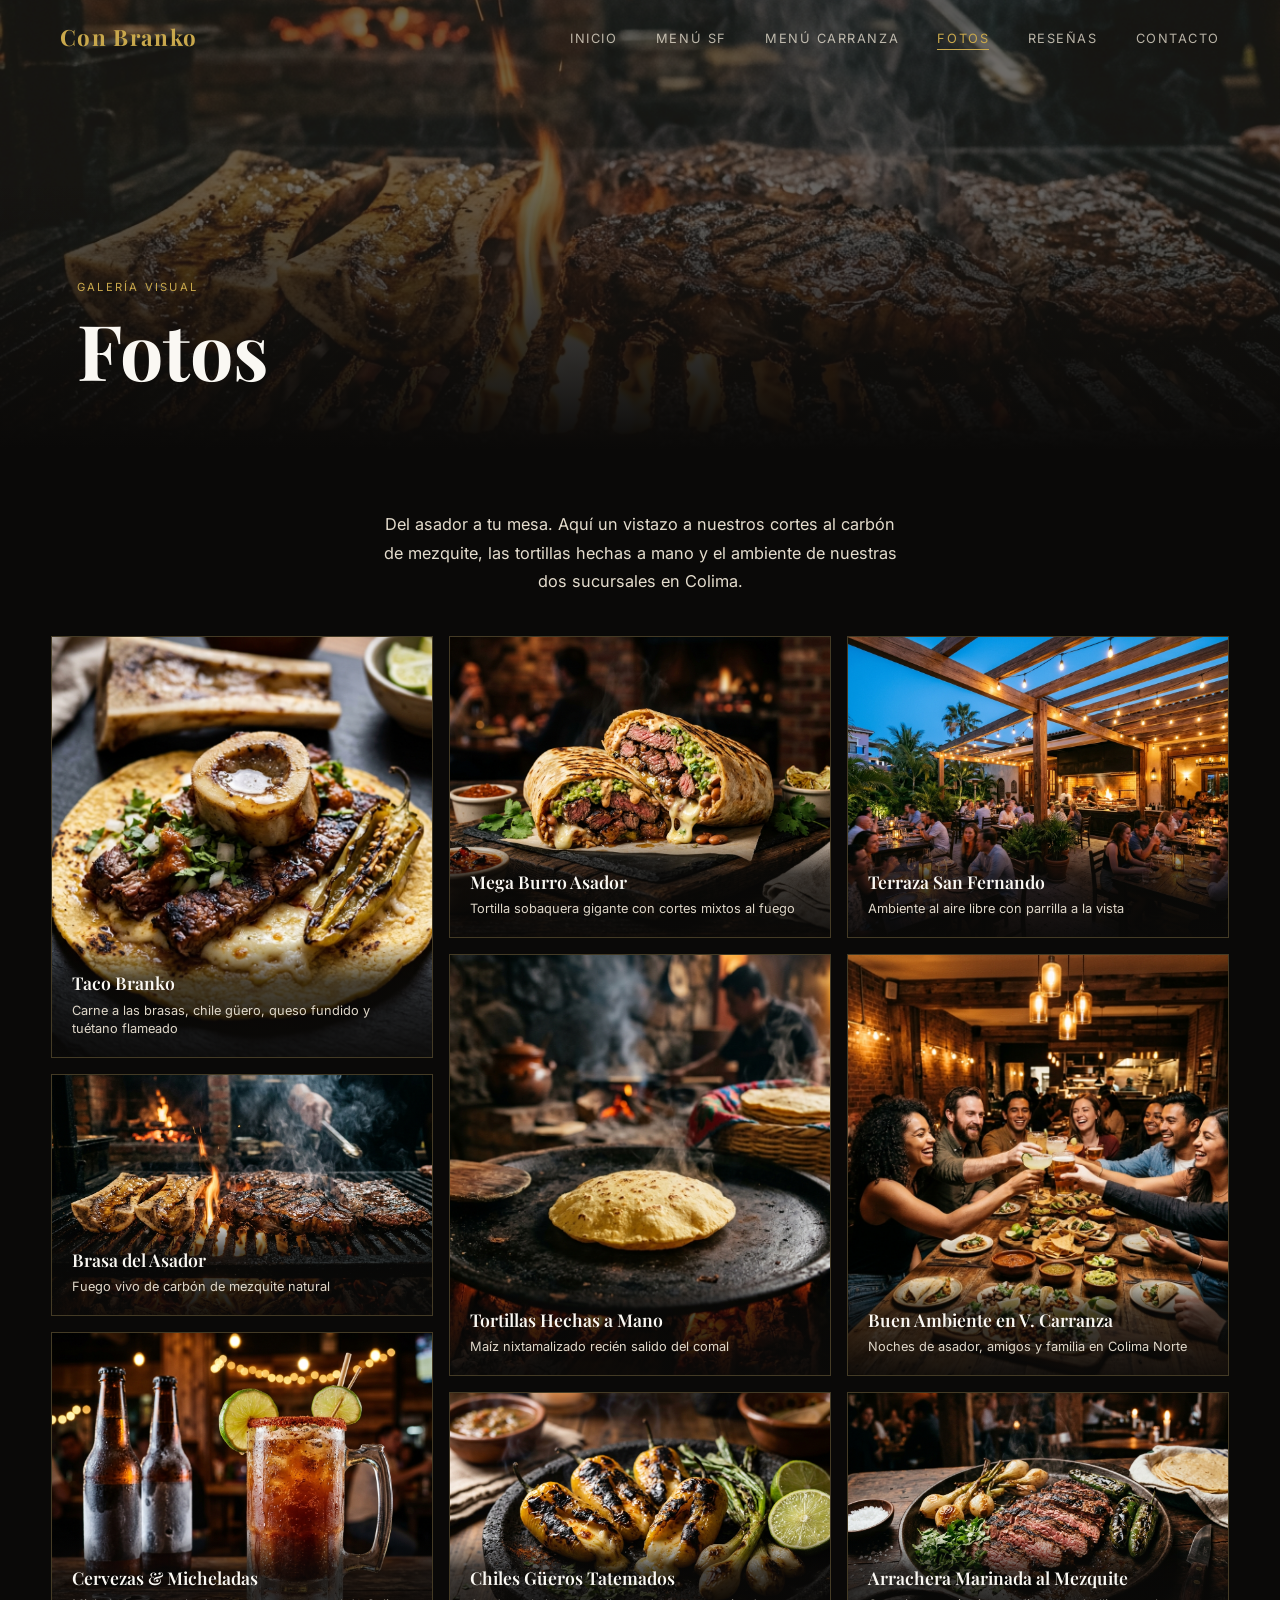
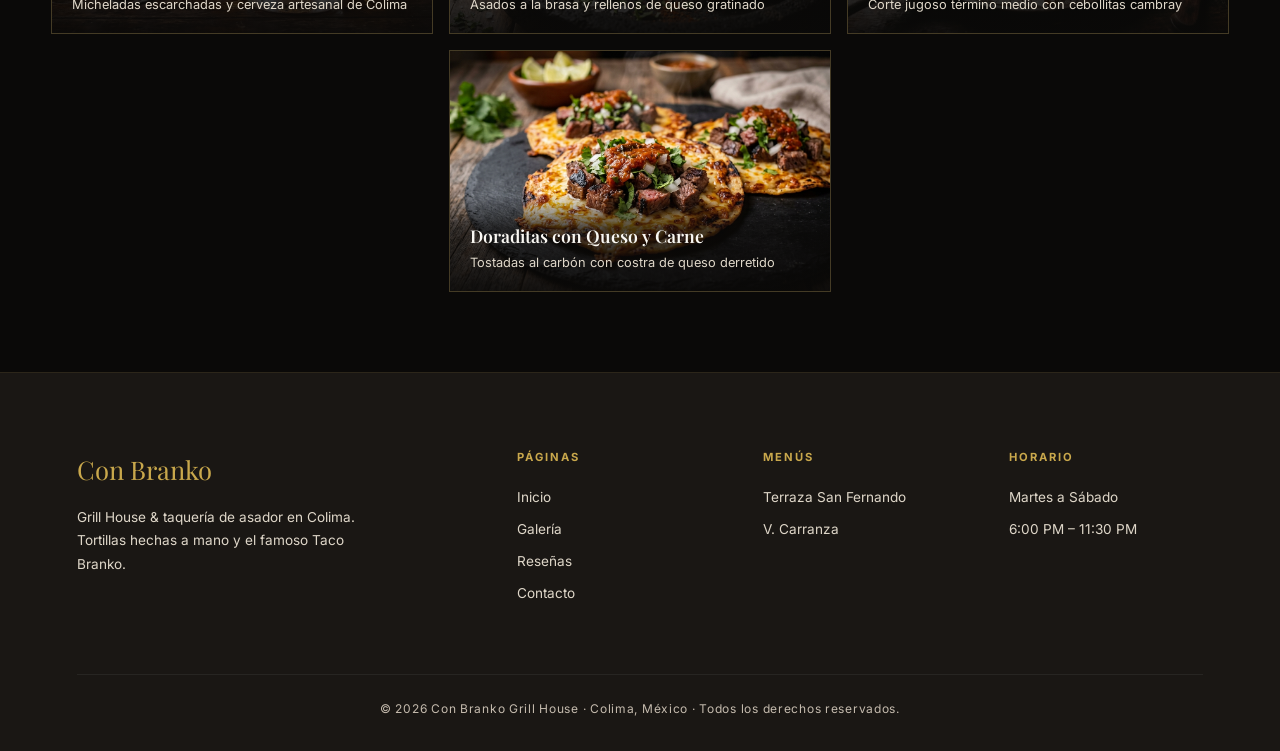
<file: fotos.html>
<!DOCTYPE html>
<html lang="es">
<head>
  <meta charset="UTF-8">
  <meta name="viewport" content="width=device-width, initial-scale=1.0">
  <title>Fotos y Galería — Con Branko Grill House</title>
  <meta name="description" content="Galería fotográfica de Con Branko Grill House en Colima: Taco Branko bañado en tuétano, cortes a las brasas de mezquite, tortillas hechas a mano y nuestras terrazas.">
  <link rel="preconnect" href="https://fonts.googleapis.com">
  <link rel="preconnect" href="https://fonts.gstatic.com" crossorigin>
  <link href="https://fonts.googleapis.com/css2?family=Playfair+Display:ital,wght@0,400;0,600;0,700;1,400;1,600&family=Inter:wght@300;400;500;600&display=swap" rel="stylesheet">
  <link rel="stylesheet" href="css/styles.css">
  <style>
    .photos-intro {
      text-align: center;
      padding: 60px clamp(20px, 6vw, 80px) 40px;
      max-width: 680px;
      margin: 0 auto;
    }
    .photos-intro p {
      color: #f0e8d8;
      opacity: 0.95;
      font-size: 1.02rem;
      line-height: 1.75;
    }
    .photo-masonry {
      columns: 3;
      column-gap: 16px;
      padding: 0 clamp(20px, 4vw, 60px) 80px;
      max-width: 1400px;
      margin: 0 auto;
    }
    .photo-item {
      break-inside: avoid;
      margin-bottom: 16px;
      background: var(--c-dark);
      overflow: hidden;
      position: relative;
      border: 1px solid rgba(201, 168, 76, 0.2);
      transition: transform 0.5s cubic-bezier(0.25, 0.46, 0.45, 0.94), border-color 0.3s ease;
    }
    .photo-item:hover,
    .photo-item:focus-within {
      transform: translateY(-3px);
      border-color: var(--c-gold);
    }
    .photo-item-img {
      width: 100%;
      height: 100%;
      object-fit: cover;
      display: block;
      transition: transform 0.6s ease;
    }
    .photo-item.tall .photo-item-img { height: 420px; }
    .photo-item.medium .photo-item-img { height: 300px; }
    .photo-item.short .photo-item-img { height: 240px; }
    .photo-item:hover .photo-item-img { transform: scale(1.04); }
    .photo-item-overlay {
      position: absolute;
      inset: auto 0 0 0;
      background: linear-gradient(to top, rgba(10, 9, 8, 0.94) 0%, rgba(10, 9, 8, 0.72) 65%, transparent 100%);
      display: flex;
      flex-direction: column;
      justify-content: flex-end;
      padding: 28px 20px 18px;
    }
    .photo-caption {
      font-family: var(--f-serif);
      font-size: 1.1rem;
      font-weight: 600;
      color: var(--c-white);
      margin-bottom: 4px;
    }
    .photo-subcaption {
      font-size: 0.8rem;
      color: #dfd7c9;
      line-height: 1.45;
    }
    @media (max-width: 900px) {
      .photo-masonry { columns: 2; }
    }
    @media (max-width: 560px) {
      .photo-masonry { columns: 1; }
    }
  </style>
</head>
<body>

  <!-- Enlace de salto accesible (WCAG 2.4.1) -->
  <a href="#main-content" class="skip-link">Saltar al contenido principal</a>

  <!-- ░░ Región HEADER (Banner) ░░ -->
  <header role="banner">
    <nav class="navbar scrolled" role="navigation" aria-label="Menú principal">
      <a href="index.html" class="nav-logo">Con Branko</a>
      <ul class="nav-links" id="nav-links">
        <li><a href="index.html">Inicio</a></li>
        <li><a href="menu-san-fernando.html">Menú SF</a></li>
        <li><a href="menu-carranza.html">Menú Carranza</a></li>
        <li><a href="fotos.html" aria-current="page">Fotos</a></li>
        <li><a href="resenas.html">Reseñas</a></li>
        <li><a href="contacto.html">Contacto</a></li>
      </ul>
      <button class="nav-hamburger" type="button" aria-label="Abrir menú de navegación" aria-expanded="false" aria-controls="nav-links">
        <span></span><span></span><span></span>
      </button>
    </nav>
  </header>

  <!-- ░░ Región MAIN ░░ -->
  <main id="main-content" role="main" tabindex="-1">
    <section class="page-hero" aria-labelledby="page-title">
      <img src="assets/brasa-asador.jpg" alt="" class="page-hero-photo" aria-hidden="true">
      <div class="page-hero-overlay" aria-hidden="true"></div>
      <div class="page-hero-content">
        <p class="page-hero-label">Galería Visual</p>
        <h1 id="page-title">Fotos</h1>
      </div>
    </section>

    <section class="photos-intro fade-in" aria-label="Introducción a la galería">
      <p>Del asador a tu mesa. Aquí un vistazo a nuestros cortes al carbón de mezquite, las tortillas hechas a mano y el ambiente de nuestras dos sucursales en Colima.</p>
    </section>

    <section class="photo-masonry">
      <h2 id="heading-galeria" class="sr-only">Catálogo fotográfico de platillos, brasas y sucursales de Con Branko</h2>

      <figure class="photo-item tall fade-in">
        <img
          src="assets/taco-branko.jpg"
          alt="Taco Branko especial servido sobre tortilla de maíz recién hecha, con tiras de carne asada al carbón, costra de queso fundido, chile güero tatemado y hueso de tuétano flameado al centro"
          class="photo-item-img"
          width="600"
          height="840"
        >
        <figcaption class="photo-item-overlay">
          <span class="photo-caption">Taco Branko</span>
          <span class="photo-subcaption">Carne a las brasas, chile güero, queso fundido y tuétano flameado</span>
        </figcaption>
      </figure>

      <figure class="photo-item short fade-in fade-in-delay-1">
        <img
          src="assets/brasa-asador.jpg"
          alt="Brasas encendidas de carbón de mezquite al rojo vivo bajo la parrilla de hierro sellando cortes de res jugosos y huesos de tuétano"
          class="photo-item-img"
          width="600"
          height="480"
          loading="lazy"
        >
        <figcaption class="photo-item-overlay">
          <span class="photo-caption">Brasa del Asador</span>
          <span class="photo-subcaption">Fuego vivo de carbón de mezquite natural</span>
        </figcaption>
      </figure>

      <figure class="photo-item medium fade-in fade-in-delay-2">
        <img
          src="assets/cervezas-micheladas.jpg"
          alt="Tarro escarchado con chile y sal de michelada tradicional con rodaja de limón acompañado de dos cervezas artesanales oscuras bien frías sobre mesa de madera"
          class="photo-item-img"
          width="600"
          height="600"
          loading="lazy"
        >
        <figcaption class="photo-item-overlay">
          <span class="photo-caption">Cervezas &amp; Micheladas</span>
          <span class="photo-subcaption">Micheladas escarchadas y cerveza artesanal de Colima</span>
        </figcaption>
      </figure>

      <figure class="photo-item medium fade-in">
        <img
          src="assets/mega-burro.jpg"
          alt="Mega Burro Asador partido por la mitad mostrando tortilla de harina gigante dorada a la parrilla, relleno abundante de arrachera y sirloin al carbón, queso derretido, guacamole y aderezo chipotle"
          class="photo-item-img"
          width="600"
          height="600"
          loading="lazy"
        >
        <figcaption class="photo-item-overlay">
          <span class="photo-caption">Mega Burro Asador</span>
          <span class="photo-subcaption">Tortilla sobaquera gigante con cortes mixtos al fuego</span>
        </figcaption>
      </figure>

      <figure class="photo-item tall fade-in fade-in-delay-1">
        <img
          src="assets/tortillas-mano.jpg"
          alt="Tortillas de maíz amarillo recién torteadas a mano inflándose sobre un comal caliente a la leña, junto a un tortillero artesanal con servilleta de tela"
          class="photo-item-img"
          width="600"
          height="840"
          loading="lazy"
        >
        <figcaption class="photo-item-overlay">
          <span class="photo-caption">Tortillas Hechas a Mano</span>
          <span class="photo-subcaption">Maíz nixtamalizado recién salido del comal</span>
        </figcaption>
      </figure>

      <figure class="photo-item short fade-in fade-in-delay-2">
        <img
          src="assets/chiles-gueros.jpg"
          alt="Chiles güeros tatemados al carbón rellenos de queso fundido, servidos en plato de piedra volcánica con cebollitas cambray asadas y limones frescos"
          class="photo-item-img"
          width="600"
          height="480"
          loading="lazy"
        >
        <figcaption class="photo-item-overlay">
          <span class="photo-caption">Chiles Güeros Tatemados</span>
          <span class="photo-subcaption">Asados a la brasa y rellenos de queso gratinado</span>
        </figcaption>
      </figure>

      <figure class="photo-item short fade-in">
        <img
          src="assets/doraditas-queso.jpg"
          alt="Doraditas crujientes de maíz al carbón cubiertas con costra dorada de queso fundido, cubos de carne asada, cilantro fresco y salsa de molcajete"
          class="photo-item-img"
          width="600"
          height="480"
          loading="lazy"
        >
        <figcaption class="photo-item-overlay">
          <span class="photo-caption">Doraditas con Queso y Carne</span>
          <span class="photo-subcaption">Tostadas al carbón con costra de queso derretido</span>
        </figcaption>
      </figure>

      <figure class="photo-item medium fade-in fade-in-delay-1">
        <img
          src="assets/terraza-restaurante.jpg"
          alt="Terraza San Fernando al anochecer con series de luces cálidas bajo pérgola de madera, mesas con velas rodeadas de vegetación tropical y asador encendido al fondo"
          class="photo-item-img"
          width="600"
          height="600"
          loading="lazy"
        >
        <figcaption class="photo-item-overlay">
          <span class="photo-caption">Terraza San Fernando</span>
          <span class="photo-subcaption">Ambiente al aire libre con parrilla a la vista</span>
        </figcaption>
      </figure>

      <figure class="photo-item tall fade-in fade-in-delay-2">
        <img
          src="assets/ambiente-carranza.jpg"
          alt="Comensales brindando y compartiendo tablas de tacos a las brasas en el salón de ladrillo y madera con iluminación cálida de la sucursal Venustiano Carranza"
          class="photo-item-img"
          width="600"
          height="840"
          loading="lazy"
        >
        <figcaption class="photo-item-overlay">
          <span class="photo-caption">Buen Ambiente en V. Carranza</span>
          <span class="photo-subcaption">Noches de asador, amigos y familia en Colima Norte</span>
        </figcaption>
      </figure>

      <figure class="photo-item short fade-in">
        <img
          src="assets/arrachera-asador.jpg"
          alt="Platón de arrachera marinada al mezquite servida en sartén de hierro fundido con cebollitas cambray asadas, chiles toreados, cilantro y tortillas calientes"
          class="photo-item-img"
          width="600"
          height="480"
          loading="lazy"
        >
        <figcaption class="photo-item-overlay">
          <span class="photo-caption">Arrachera Marinada al Mezquite</span>
          <span class="photo-subcaption">Corte jugoso término medio con cebollitas cambray</span>
        </figcaption>
      </figure>

    </section>
  </main>

  <!-- ░░ Footer ░░ -->
  <footer role="contentinfo">
    <div class="footer-grid">
      <div class="footer-brand">
        <div class="logo">Con Branko</div>
        <p>Grill House &amp; taquería de asador en Colima. Tortillas hechas a mano y el famoso Taco Branko.</p>
      </div>
      <div class="footer-col">
        <h3>Páginas</h3>
        <ul>
          <li><a href="index.html">Inicio</a></li>
          <li><a href="fotos.html" aria-current="page">Galería</a></li>
          <li><a href="resenas.html">Reseñas</a></li>
          <li><a href="contacto.html">Contacto</a></li>
        </ul>
      </div>
      <div class="footer-col">
        <h3>Menús</h3>
        <ul>
          <li><a href="menu-san-fernando.html">Terraza San Fernando</a></li>
          <li><a href="menu-carranza.html">V. Carranza</a></li>
        </ul>
      </div>
      <div class="footer-col">
        <h3>Horario</h3>
        <ul>
          <li>Martes a Sábado</li>
          <li>6:00 PM – 11:30 PM</li>
        </ul>
      </div>
    </div>
    <div class="footer-bottom">
      &copy; 2026 Con Branko Grill House · Colima, México · Todos los derechos reservados.
    </div>
  </footer>

  <script src="js/main.js"></script>
</body>
</html>
</file>
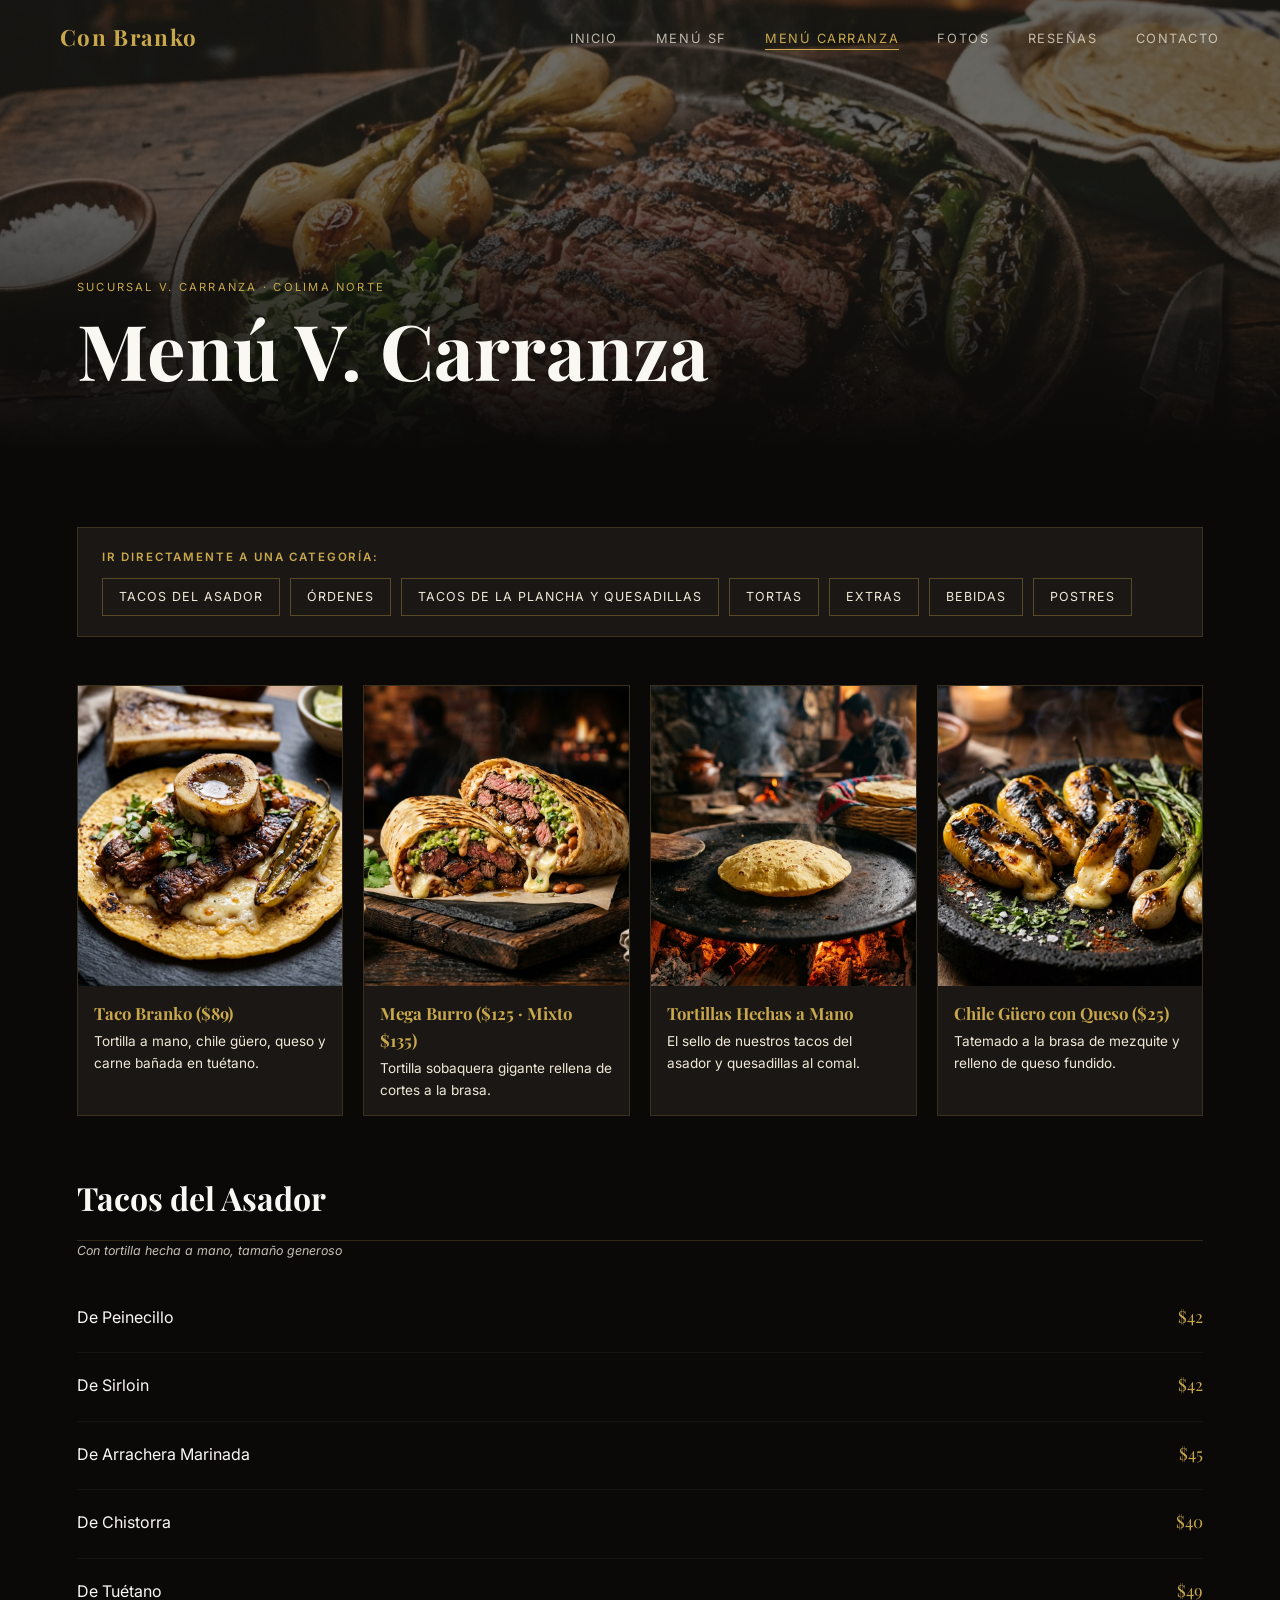
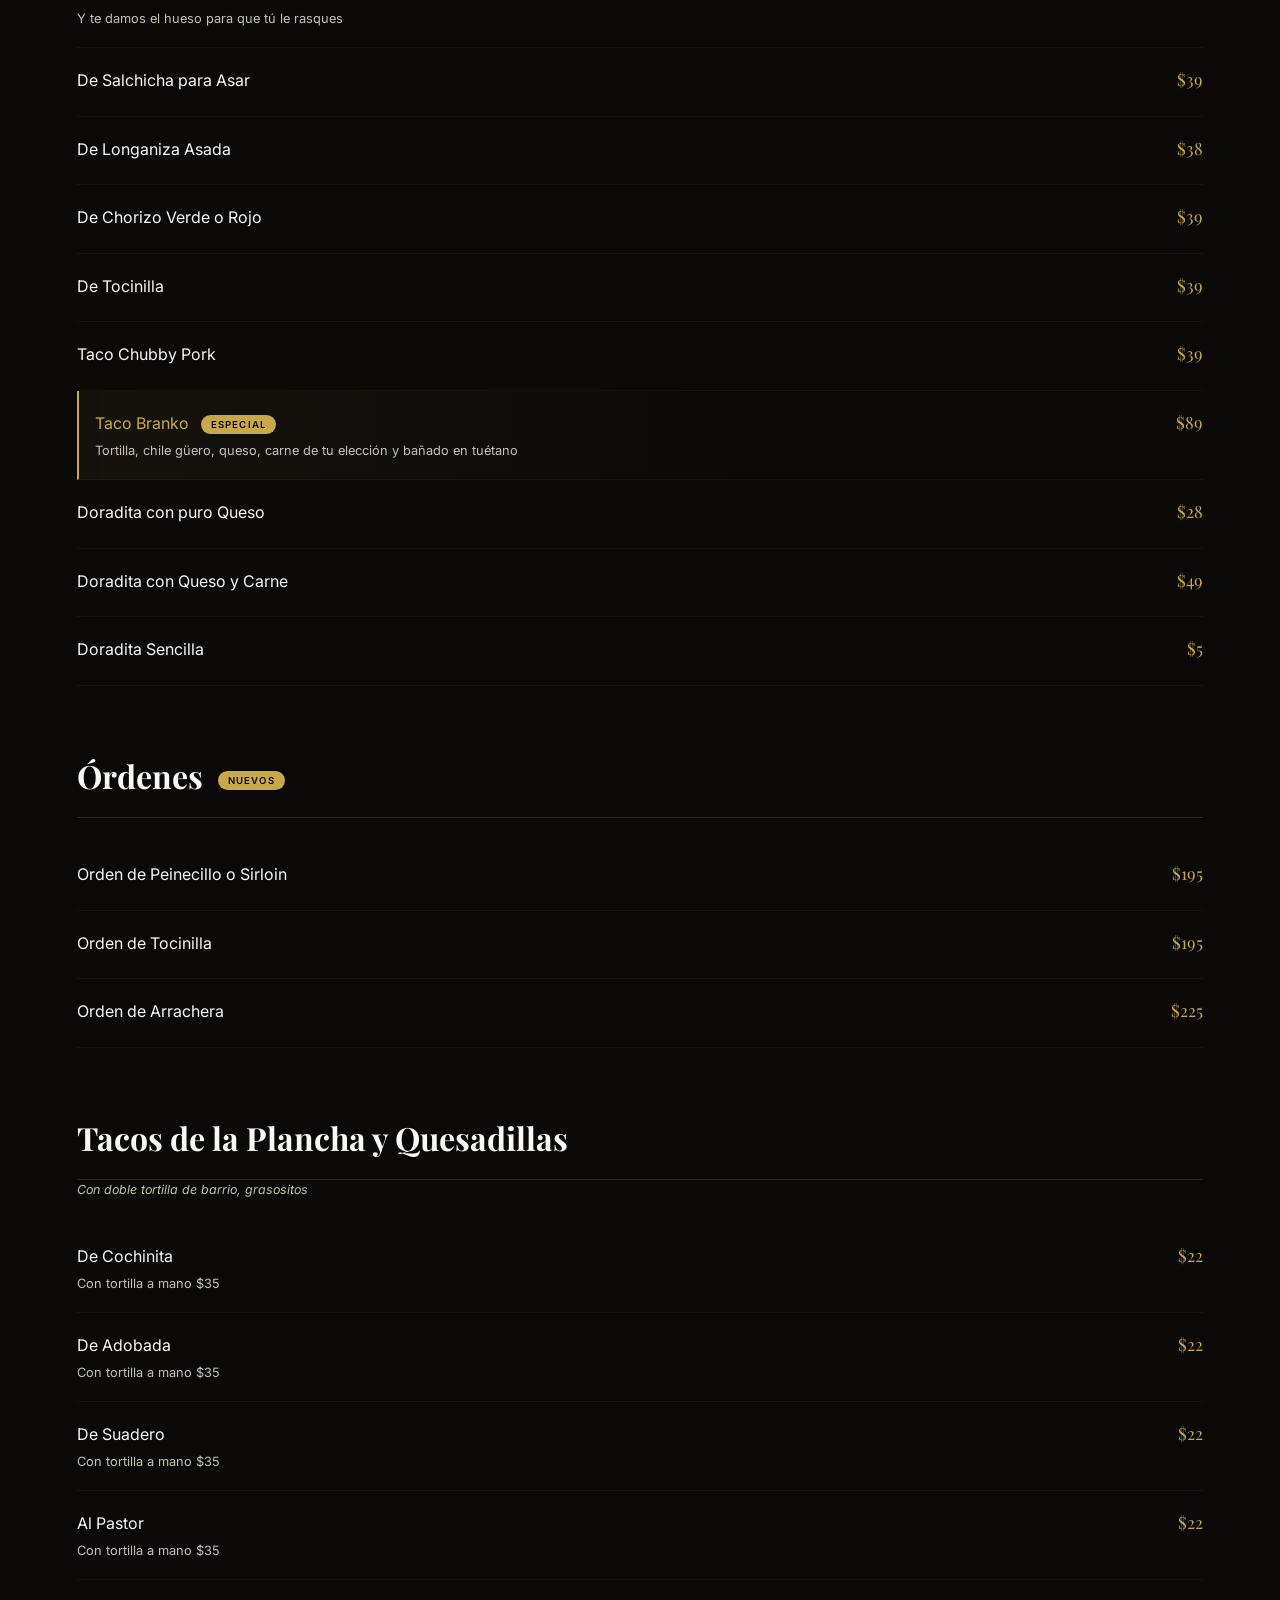
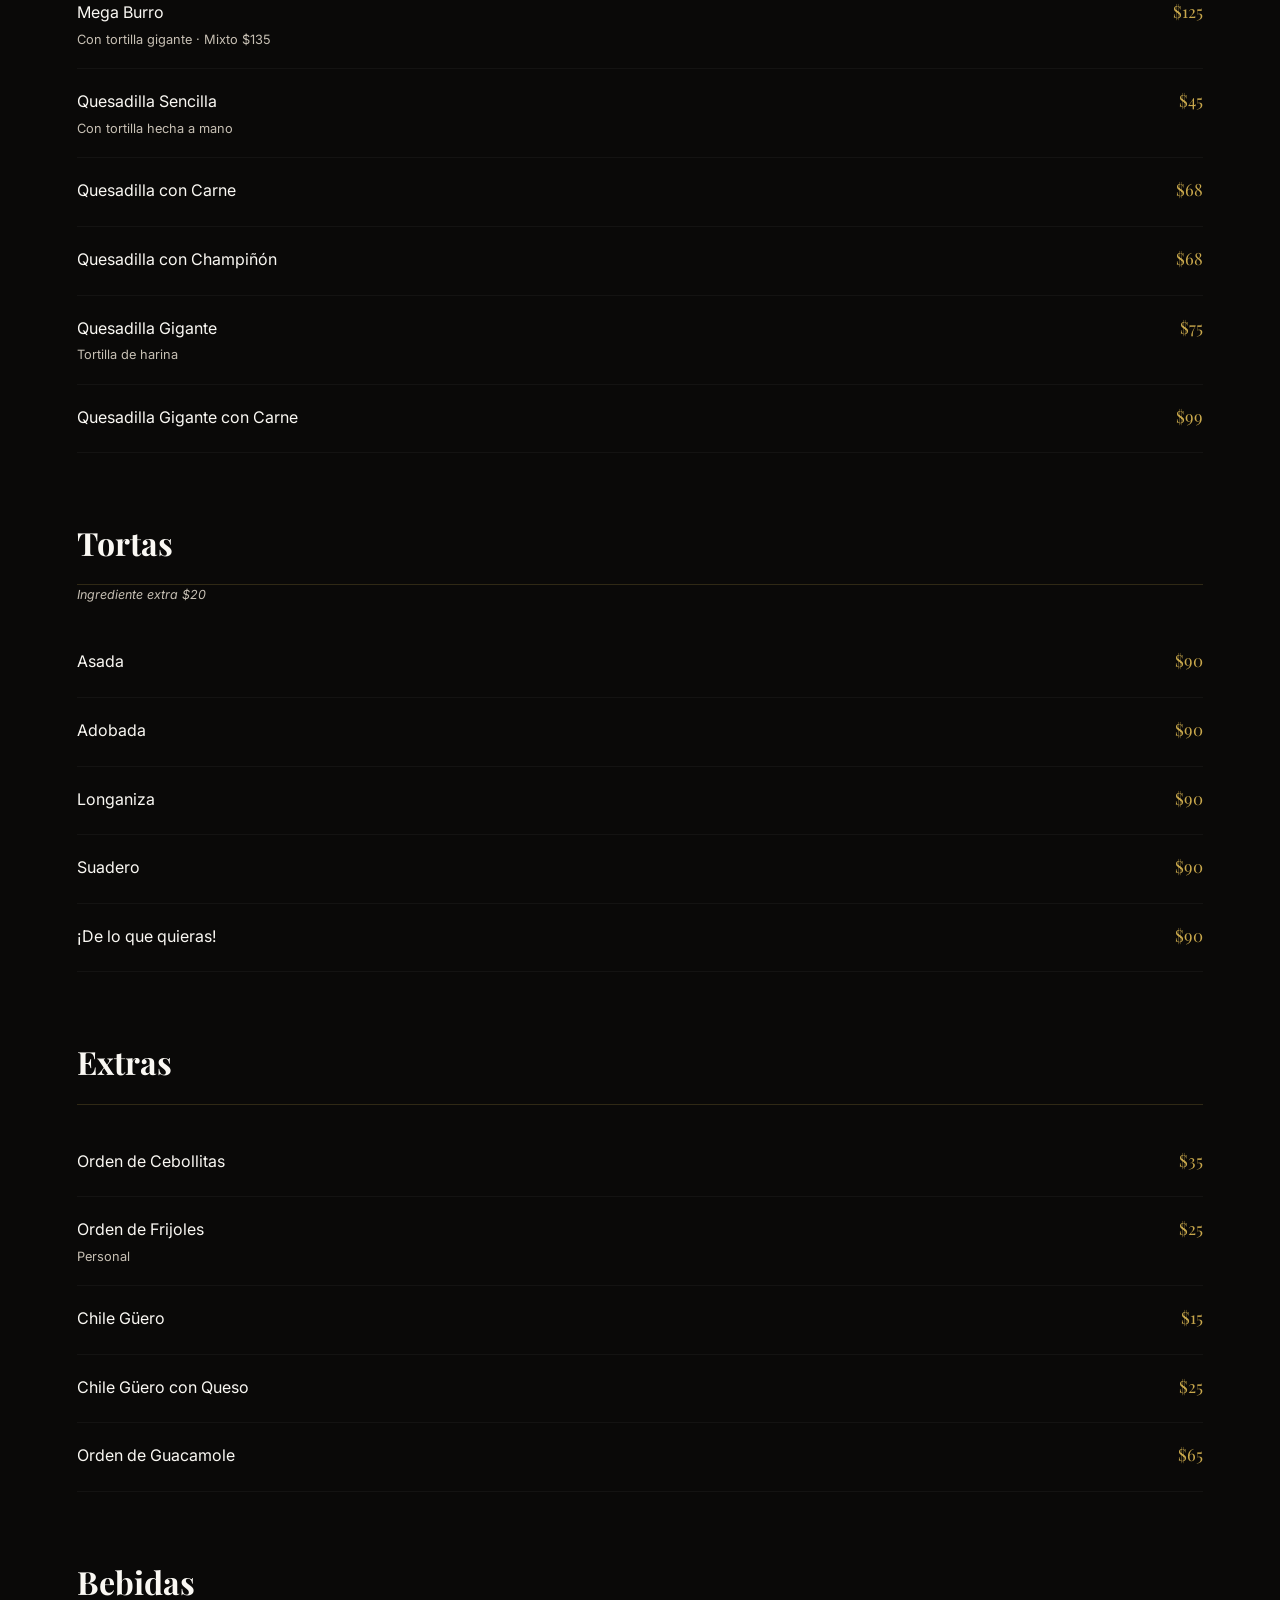
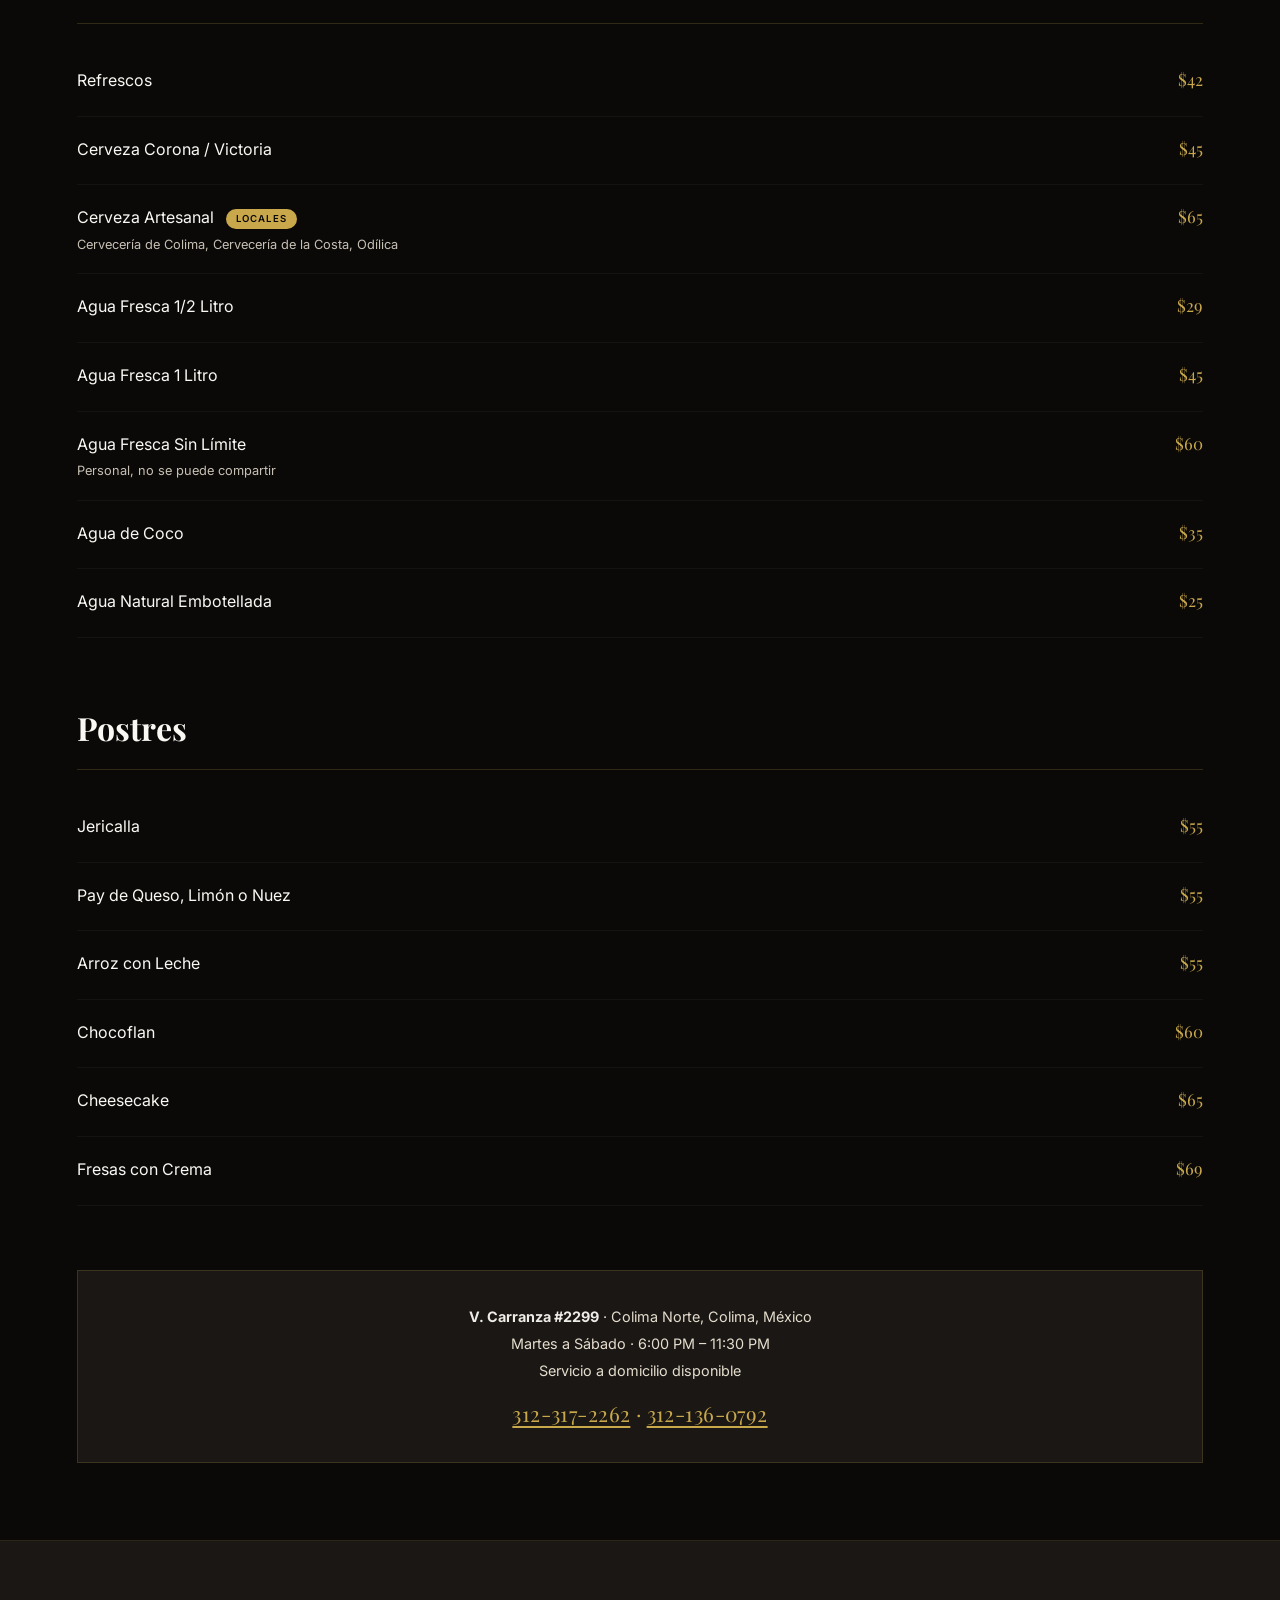
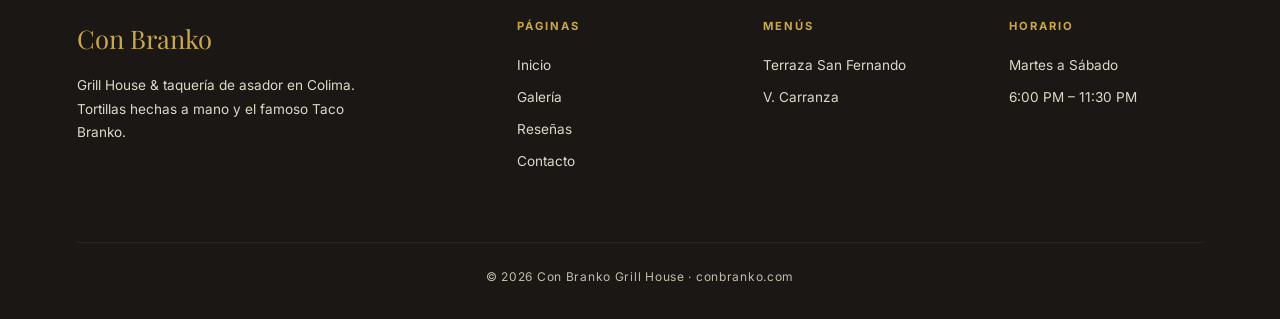
<file: menu-carranza.html>
<!DOCTYPE html>
<html lang="es">
<head>
  <meta charset="UTF-8">
  <meta name="viewport" content="width=device-width, initial-scale=1.0">
  <title>Menú V. Carranza — Con Branko Grill House</title>
  <meta name="description" content="Carta completa de la sucursal V. Carranza #2299 en Colima Norte de Con Branko Grill House: Tacos del asador, Taco Branko, Mega Burro, órdenes, tortas, bebidas y postres.">
  <link rel="preconnect" href="https://fonts.googleapis.com">
  <link rel="preconnect" href="https://fonts.gstatic.com" crossorigin>
  <link href="https://fonts.googleapis.com/css2?family=Playfair+Display:ital,wght@0,400;0,600;0,700;1,400;1,600&family=Inter:wght@300;400;500;600&display=swap" rel="stylesheet">
  <link rel="stylesheet" href="css/styles.css">
</head>
<body>

  <!-- Enlace de salto accesible (WCAG 2.4.1) -->
  <a href="#main-content" class="skip-link">Saltar al contenido principal</a>

  <!-- ░░ Región HEADER (Banner) ░░ -->
  <header role="banner">
    <nav class="navbar scrolled" role="navigation" aria-label="Menú principal">
      <a href="index.html" class="nav-logo">Con Branko</a>
      <ul class="nav-links" id="nav-links">
        <li><a href="index.html">Inicio</a></li>
        <li><a href="menu-san-fernando.html">Menú SF</a></li>
        <li><a href="menu-carranza.html" aria-current="page">Menú Carranza</a></li>
        <li><a href="fotos.html">Fotos</a></li>
        <li><a href="resenas.html">Reseñas</a></li>
        <li><a href="contacto.html">Contacto</a></li>
      </ul>
      <button class="nav-hamburger" type="button" aria-label="Abrir menú de navegación" aria-expanded="false" aria-controls="nav-links">
        <span></span><span></span><span></span>
      </button>
    </nav>
  </header>

  <!-- ░░ Región MAIN ░░ -->
  <main id="main-content" role="main" tabindex="-1">
    <section class="page-hero" aria-labelledby="page-title">
      <img src="assets/arrachera-asador.jpg" alt="" class="page-hero-photo" aria-hidden="true">
      <div class="page-hero-overlay" aria-hidden="true"></div>
      <div class="page-hero-content">
        <p class="page-hero-label">Sucursal V. Carranza · Colima Norte</p>
        <h1 id="page-title">Menú V. Carranza</h1>
      </div>
    </section>

    <div class="page-content">

      <!-- Navegación rápida por categorías para lectores de pantalla y teclado -->
      <nav class="menu-subnav fade-in" aria-label="Categorías del menú V. Carranza">
        <p class="menu-subnav-title">Ir directamente a una categoría:</p>
        <ul class="menu-subnav-list">
          <li><a href="#cat-asador">Tacos del Asador</a></li>
          <li><a href="#cat-ordenes">Órdenes</a></li>
          <li><a href="#cat-plancha">Tacos de la Plancha y Quesadillas</a></li>
          <li><a href="#cat-tortas">Tortas</a></li>
          <li><a href="#cat-extras">Extras</a></li>
          <li><a href="#cat-bebidas">Bebidas</a></li>
          <li><a href="#cat-postres">Postres</a></li>
        </ul>
      </nav>

      <!-- Platillos representativos con imágenes -->
      <section class="menu-showcase-grid fade-in" aria-label="Especialidades representativas de sucursal V. Carranza">
        <figure class="menu-showcase-item">
          <img
            src="assets/taco-branko.jpg"
            alt="Taco Branko sobre tortilla hecha a mano con carne asada al carbón, queso fundido, chile güero y hueso de tuétano flameado"
            class="menu-showcase-img"
            width="400"
            height="300"
          >
          <figcaption class="menu-showcase-caption">
            <strong>Taco Branko ($89)</strong>
            Tortilla a mano, chile güero, queso y carne bañada en tuétano.
          </figcaption>
        </figure>

        <figure class="menu-showcase-item">
          <img
            src="assets/mega-burro.jpg"
            alt="Mega Burro Asador partido por la mitad mostrando tortilla de harina gigante dorada, relleno de cortes al carbón, queso derretido y guacamole"
            class="menu-showcase-img"
            width="400"
            height="300"
            loading="lazy"
          >
          <figcaption class="menu-showcase-caption">
            <strong>Mega Burro ($125 · Mixto $135)</strong>
            Tortilla sobaquera gigante rellena de cortes a la brasa.
          </figcaption>
        </figure>

        <figure class="menu-showcase-item">
          <img
            src="assets/tortillas-mano.jpg"
            alt="Tortillas de maíz amarillo recién torteadas a mano inflándose sobre el comal caliente a la leña"
            class="menu-showcase-img"
            width="400"
            height="300"
            loading="lazy"
          >
          <figcaption class="menu-showcase-caption">
            <strong>Tortillas Hechas a Mano</strong>
            El sello de nuestros tacos del asador y quesadillas al comal.
          </figcaption>
        </figure>

        <figure class="menu-showcase-item">
          <img
            src="assets/chiles-gueros.jpg"
            alt="Chiles güeros tatemados al carbón rellenos de queso fundido acompañados de cebollitas cambray asadas y limones"
            class="menu-showcase-img"
            width="400"
            height="300"
            loading="lazy"
          >
          <figcaption class="menu-showcase-caption">
            <strong>Chile Güero con Queso ($25)</strong>
            Tatemado a la brasa de mezquite y relleno de queso fundido.
          </figcaption>
        </figure>
      </section>

      <section class="menu-category fade-in" id="cat-asador" aria-labelledby="title-asador">
        <h2 id="title-asador" class="menu-category-title">Tacos del Asador</h2>
        <p class="menu-category-note">Con tortilla hecha a mano, tamaño generoso</p>
        <ul class="menu-item-list">
          <li class="menu-item">
            <div class="menu-item-info"><p class="menu-item-name">De Peinecillo</p></div>
            <span class="menu-item-price">$42</span>
          </li>
          <li class="menu-item">
            <div class="menu-item-info"><p class="menu-item-name">De Sirloin</p></div>
            <span class="menu-item-price">$42</span>
          </li>
          <li class="menu-item">
            <div class="menu-item-info"><p class="menu-item-name">De Arrachera Marinada</p></div>
            <span class="menu-item-price">$45</span>
          </li>
          <li class="menu-item">
            <div class="menu-item-info"><p class="menu-item-name">De Chistorra</p></div>
            <span class="menu-item-price">$40</span>
          </li>
          <li class="menu-item">
            <div class="menu-item-info">
              <p class="menu-item-name">De Tuétano</p>
              <p class="menu-item-desc">Y te damos el hueso para que tú le rasques</p>
            </div>
            <span class="menu-item-price">$49</span>
          </li>
          <li class="menu-item">
            <div class="menu-item-info"><p class="menu-item-name">De Salchicha para Asar</p></div>
            <span class="menu-item-price">$39</span>
          </li>
          <li class="menu-item">
            <div class="menu-item-info"><p class="menu-item-name">De Longaniza Asada</p></div>
            <span class="menu-item-price">$38</span>
          </li>
          <li class="menu-item">
            <div class="menu-item-info"><p class="menu-item-name">De Chorizo Verde o Rojo</p></div>
            <span class="menu-item-price">$39</span>
          </li>
          <li class="menu-item">
            <div class="menu-item-info"><p class="menu-item-name">De Tocinilla</p></div>
            <span class="menu-item-price">$39</span>
          </li>
          <li class="menu-item">
            <div class="menu-item-info"><p class="menu-item-name">Taco Chubby Pork</p></div>
            <span class="menu-item-price">$39</span>
          </li>
          <li class="menu-item menu-item-featured">
            <div class="menu-item-info">
              <p class="menu-item-name">Taco Branko <span class="menu-tag">Especial</span></p>
              <p class="menu-item-desc">Tortilla, chile güero, queso, carne de tu elección y bañado en tuétano</p>
            </div>
            <span class="menu-item-price">$89</span>
          </li>
          <li class="menu-item">
            <div class="menu-item-info"><p class="menu-item-name">Doradita con puro Queso</p></div>
            <span class="menu-item-price">$28</span>
          </li>
          <li class="menu-item">
            <div class="menu-item-info"><p class="menu-item-name">Doradita con Queso y Carne</p></div>
            <span class="menu-item-price">$49</span>
          </li>
          <li class="menu-item">
            <div class="menu-item-info"><p class="menu-item-name">Doradita Sencilla</p></div>
            <span class="menu-item-price">$5</span>
          </li>
        </ul>
      </section>

      <section class="menu-category fade-in" id="cat-ordenes" aria-labelledby="title-ordenes">
        <h2 id="title-ordenes" class="menu-category-title">Órdenes <span class="menu-tag">Nuevos</span></h2>
        <ul class="menu-item-list">
          <li class="menu-item">
            <div class="menu-item-info"><p class="menu-item-name">Orden de Peinecillo o Sirloin</p></div>
            <span class="menu-item-price">$195</span>
          </li>
          <li class="menu-item">
            <div class="menu-item-info"><p class="menu-item-name">Orden de Tocinilla</p></div>
            <span class="menu-item-price">$195</span>
          </li>
          <li class="menu-item">
            <div class="menu-item-info"><p class="menu-item-name">Orden de Arrachera</p></div>
            <span class="menu-item-price">$225</span>
          </li>
        </ul>
      </section>

      <section class="menu-category fade-in" id="cat-plancha" aria-labelledby="title-plancha">
        <h2 id="title-plancha" class="menu-category-title">Tacos de la Plancha y Quesadillas</h2>
        <p class="menu-category-note">Con doble tortilla de barrio, grasositos</p>
        <ul class="menu-item-list">
          <li class="menu-item">
            <div class="menu-item-info">
              <p class="menu-item-name">De Cochinita</p>
              <p class="menu-item-desc">Con tortilla a mano $35</p>
            </div>
            <span class="menu-item-price">$22</span>
          </li>
          <li class="menu-item">
            <div class="menu-item-info">
              <p class="menu-item-name">De Adobada</p>
              <p class="menu-item-desc">Con tortilla a mano $35</p>
            </div>
            <span class="menu-item-price">$22</span>
          </li>
          <li class="menu-item">
            <div class="menu-item-info">
              <p class="menu-item-name">De Suadero</p>
              <p class="menu-item-desc">Con tortilla a mano $35</p>
            </div>
            <span class="menu-item-price">$22</span>
          </li>
          <li class="menu-item">
            <div class="menu-item-info">
              <p class="menu-item-name">Al Pastor</p>
              <p class="menu-item-desc">Con tortilla a mano $35</p>
            </div>
            <span class="menu-item-price">$22</span>
          </li>
          <li class="menu-item">
            <div class="menu-item-info">
              <p class="menu-item-name">Mega Burro</p>
              <p class="menu-item-desc">Con tortilla gigante · Mixto $135</p>
            </div>
            <span class="menu-item-price">$125</span>
          </li>
          <li class="menu-item">
            <div class="menu-item-info">
              <p class="menu-item-name">Quesadilla Sencilla</p>
              <p class="menu-item-desc">Con tortilla hecha a mano</p>
            </div>
            <span class="menu-item-price">$45</span>
          </li>
          <li class="menu-item">
            <div class="menu-item-info"><p class="menu-item-name">Quesadilla con Carne</p></div>
            <span class="menu-item-price">$68</span>
          </li>
          <li class="menu-item">
            <div class="menu-item-info"><p class="menu-item-name">Quesadilla con Champiñón</p></div>
            <span class="menu-item-price">$68</span>
          </li>
          <li class="menu-item">
            <div class="menu-item-info">
              <p class="menu-item-name">Quesadilla Gigante</p>
              <p class="menu-item-desc">Tortilla de harina</p>
            </div>
            <span class="menu-item-price">$75</span>
          </li>
          <li class="menu-item">
            <div class="menu-item-info"><p class="menu-item-name">Quesadilla Gigante con Carne</p></div>
            <span class="menu-item-price">$99</span>
          </li>
        </ul>
      </section>

      <section class="menu-category fade-in" id="cat-tortas" aria-labelledby="title-tortas">
        <h2 id="title-tortas" class="menu-category-title">Tortas</h2>
        <p class="menu-category-note">Ingrediente extra $20</p>
        <ul class="menu-item-list">
          <li class="menu-item">
            <div class="menu-item-info"><p class="menu-item-name">Asada</p></div>
            <span class="menu-item-price">$90</span>
          </li>
          <li class="menu-item">
            <div class="menu-item-info"><p class="menu-item-name">Adobada</p></div>
            <span class="menu-item-price">$90</span>
          </li>
          <li class="menu-item">
            <div class="menu-item-info"><p class="menu-item-name">Longaniza</p></div>
            <span class="menu-item-price">$90</span>
          </li>
          <li class="menu-item">
            <div class="menu-item-info"><p class="menu-item-name">Suadero</p></div>
            <span class="menu-item-price">$90</span>
          </li>
          <li class="menu-item">
            <div class="menu-item-info"><p class="menu-item-name">¡De lo que quieras!</p></div>
            <span class="menu-item-price">$90</span>
          </li>
        </ul>
      </section>

      <section class="menu-category fade-in" id="cat-extras" aria-labelledby="title-extras">
        <h2 id="title-extras" class="menu-category-title">Extras</h2>
        <ul class="menu-item-list">
          <li class="menu-item">
            <div class="menu-item-info"><p class="menu-item-name">Orden de Cebollitas</p></div>
            <span class="menu-item-price">$35</span>
          </li>
          <li class="menu-item">
            <div class="menu-item-info">
              <p class="menu-item-name">Orden de Frijoles</p>
              <p class="menu-item-desc">Personal</p>
            </div>
            <span class="menu-item-price">$25</span>
          </li>
          <li class="menu-item">
            <div class="menu-item-info"><p class="menu-item-name">Chile Güero</p></div>
            <span class="menu-item-price">$15</span>
          </li>
          <li class="menu-item">
            <div class="menu-item-info"><p class="menu-item-name">Chile Güero con Queso</p></div>
            <span class="menu-item-price">$25</span>
          </li>
          <li class="menu-item">
            <div class="menu-item-info"><p class="menu-item-name">Orden de Guacamole</p></div>
            <span class="menu-item-price">$65</span>
          </li>
        </ul>
      </section>

      <section class="menu-category fade-in" id="cat-bebidas" aria-labelledby="title-bebidas">
        <h2 id="title-bebidas" class="menu-category-title">Bebidas</h2>
        <ul class="menu-item-list">
          <li class="menu-item">
            <div class="menu-item-info"><p class="menu-item-name">Refrescos</p></div>
            <span class="menu-item-price">$42</span>
          </li>
          <li class="menu-item">
            <div class="menu-item-info"><p class="menu-item-name">Cerveza Corona / Victoria</p></div>
            <span class="menu-item-price">$45</span>
          </li>
          <li class="menu-item">
            <div class="menu-item-info">
              <p class="menu-item-name">Cerveza Artesanal <span class="menu-tag">Locales</span></p>
              <p class="menu-item-desc">Cervecería de Colima, Cervecería de la Costa, Odílica</p>
            </div>
            <span class="menu-item-price">$65</span>
          </li>
          <li class="menu-item">
            <div class="menu-item-info"><p class="menu-item-name">Agua Fresca 1/2 Litro</p></div>
            <span class="menu-item-price">$29</span>
          </li>
          <li class="menu-item">
            <div class="menu-item-info"><p class="menu-item-name">Agua Fresca 1 Litro</p></div>
            <span class="menu-item-price">$45</span>
          </li>
          <li class="menu-item">
            <div class="menu-item-info">
              <p class="menu-item-name">Agua Fresca Sin Límite</p>
              <p class="menu-item-desc">Personal, no se puede compartir</p>
            </div>
            <span class="menu-item-price">$60</span>
          </li>
          <li class="menu-item">
            <div class="menu-item-info"><p class="menu-item-name">Agua de Coco</p></div>
            <span class="menu-item-price">$35</span>
          </li>
          <li class="menu-item">
            <div class="menu-item-info"><p class="menu-item-name">Agua Natural Embotellada</p></div>
            <span class="menu-item-price">$25</span>
          </li>
        </ul>
      </section>

      <section class="menu-category fade-in" id="cat-postres" aria-labelledby="title-postres">
        <h2 id="title-postres" class="menu-category-title">Postres</h2>
        <ul class="menu-item-list">
          <li class="menu-item">
            <div class="menu-item-info"><p class="menu-item-name">Jericalla</p></div>
            <span class="menu-item-price">$55</span>
          </li>
          <li class="menu-item">
            <div class="menu-item-info"><p class="menu-item-name">Pay de Queso, Limón o Nuez</p></div>
            <span class="menu-item-price">$55</span>
          </li>
          <li class="menu-item">
            <div class="menu-item-info"><p class="menu-item-name">Arroz con Leche</p></div>
            <span class="menu-item-price">$55</span>
          </li>
          <li class="menu-item">
            <div class="menu-item-info"><p class="menu-item-name">Chocoflan</p></div>
            <span class="menu-item-price">$60</span>
          </li>
          <li class="menu-item">
            <div class="menu-item-info"><p class="menu-item-name">Cheesecake</p></div>
            <span class="menu-item-price">$65</span>
          </li>
          <li class="menu-item">
            <div class="menu-item-info"><p class="menu-item-name">Fresas con Crema</p></div>
            <span class="menu-item-price">$69</span>
          </li>
        </ul>
      </section>

      <section class="menu-location-card fade-in" aria-label="Ubicación y teléfonos de la sucursal V. Carranza">
        <p class="menu-location-line"><strong>V. Carranza #2299</strong> · Colima Norte, Colima, México</p>
        <p class="menu-location-line">Martes a Sábado · 6:00 PM – 11:30 PM</p>
        <p class="menu-location-line">Servicio a domicilio disponible</p>
        <p class="menu-location-phones">
          <a href="tel:+523123172262">312-317-2262</a>
          <span aria-hidden="true"> · </span>
          <a href="tel:+523121360792">312-136-0792</a>
        </p>
      </section>

    </div>
  </main>

  <!-- ░░ Footer ░░ -->
  <footer role="contentinfo">
    <div class="footer-grid">
      <div class="footer-brand">
        <div class="logo">Con Branko</div>
        <p>Grill House &amp; taquería de asador en Colima. Tortillas hechas a mano y el famoso Taco Branko.</p>
      </div>
      <div class="footer-col">
        <h3>Páginas</h3>
        <ul>
          <li><a href="index.html">Inicio</a></li>
          <li><a href="fotos.html">Galería</a></li>
          <li><a href="resenas.html">Reseñas</a></li>
          <li><a href="contacto.html">Contacto</a></li>
        </ul>
      </div>
      <div class="footer-col">
        <h3>Menús</h3>
        <ul>
          <li><a href="menu-san-fernando.html">Terraza San Fernando</a></li>
          <li><a href="menu-carranza.html" aria-current="page">V. Carranza</a></li>
        </ul>
      </div>
      <div class="footer-col">
        <h3>Horario</h3>
        <ul>
          <li>Martes a Sábado</li>
          <li>6:00 PM – 11:30 PM</li>
        </ul>
      </div>
    </div>
    <div class="footer-bottom">
      &copy; 2026 Con Branko Grill House · conbranko.com
    </div>
  </footer>

  <script src="js/main.js"></script>
</body>
</html>
</file>
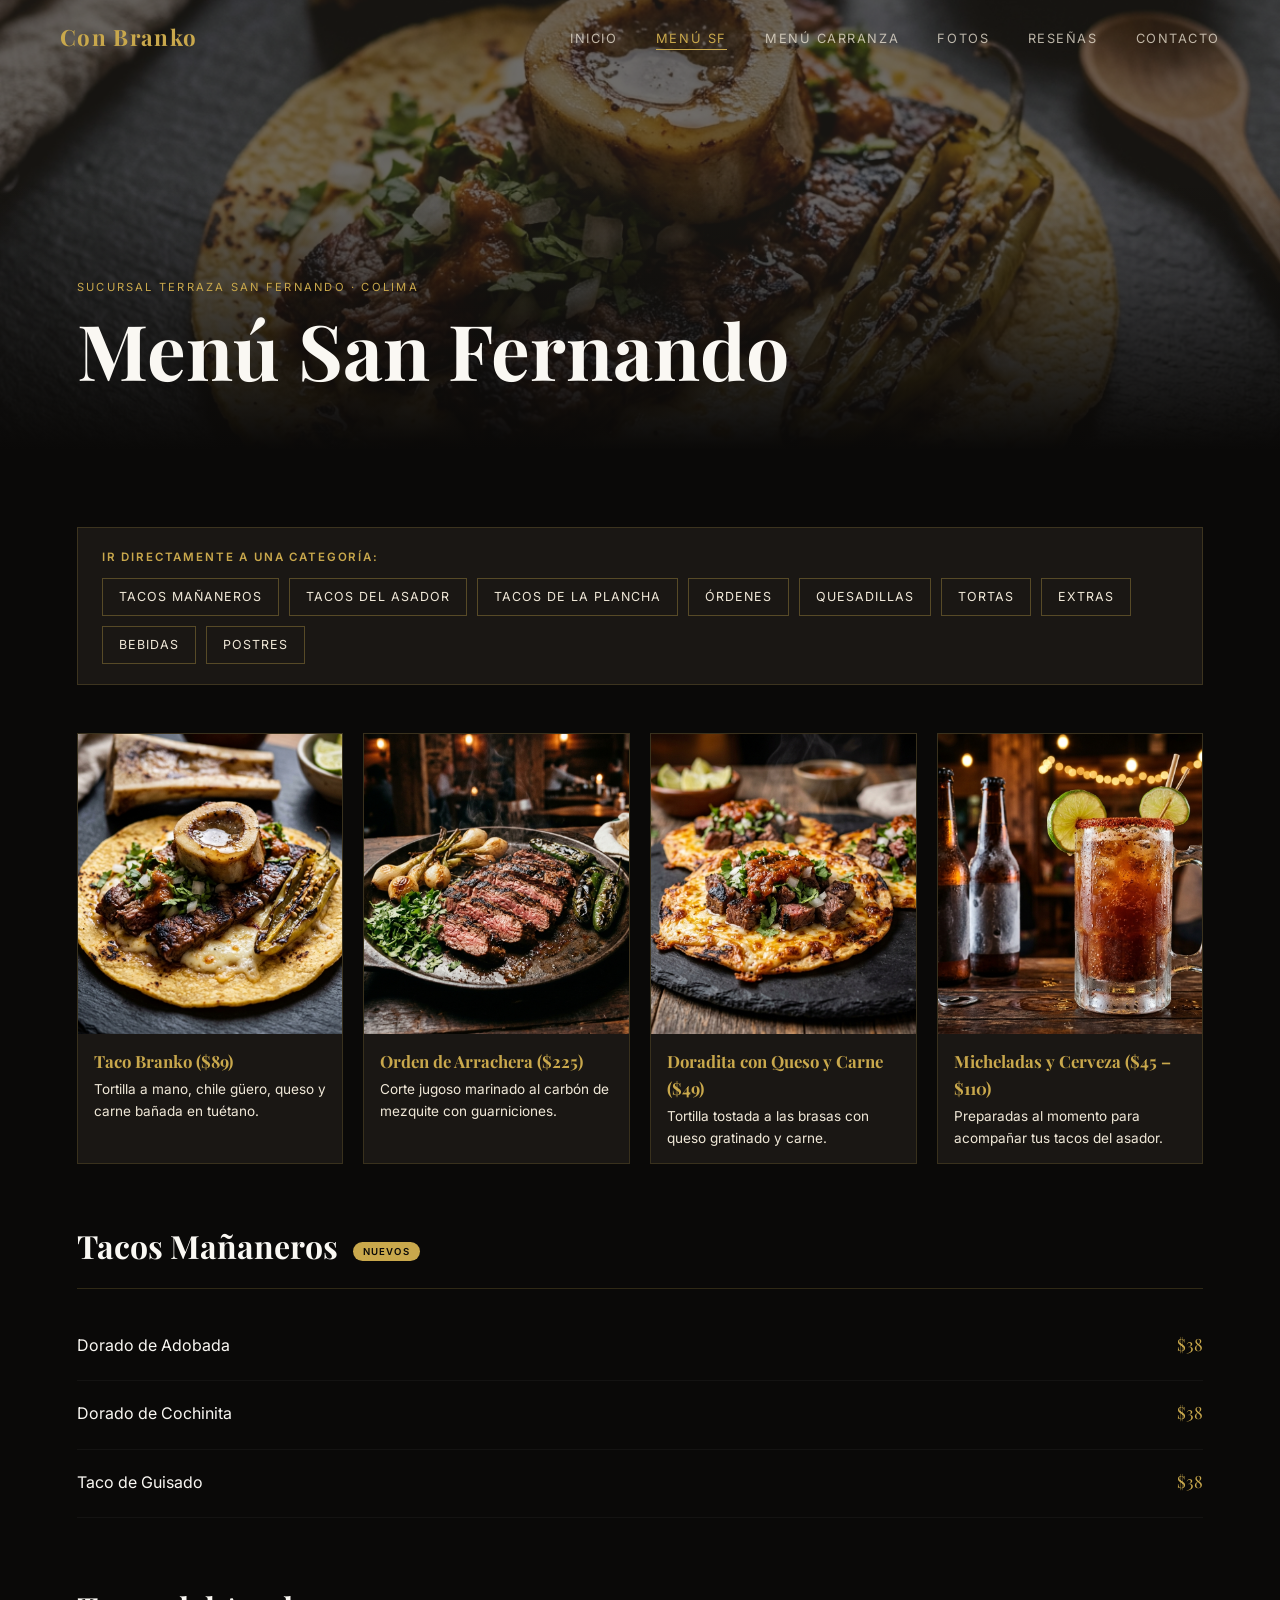
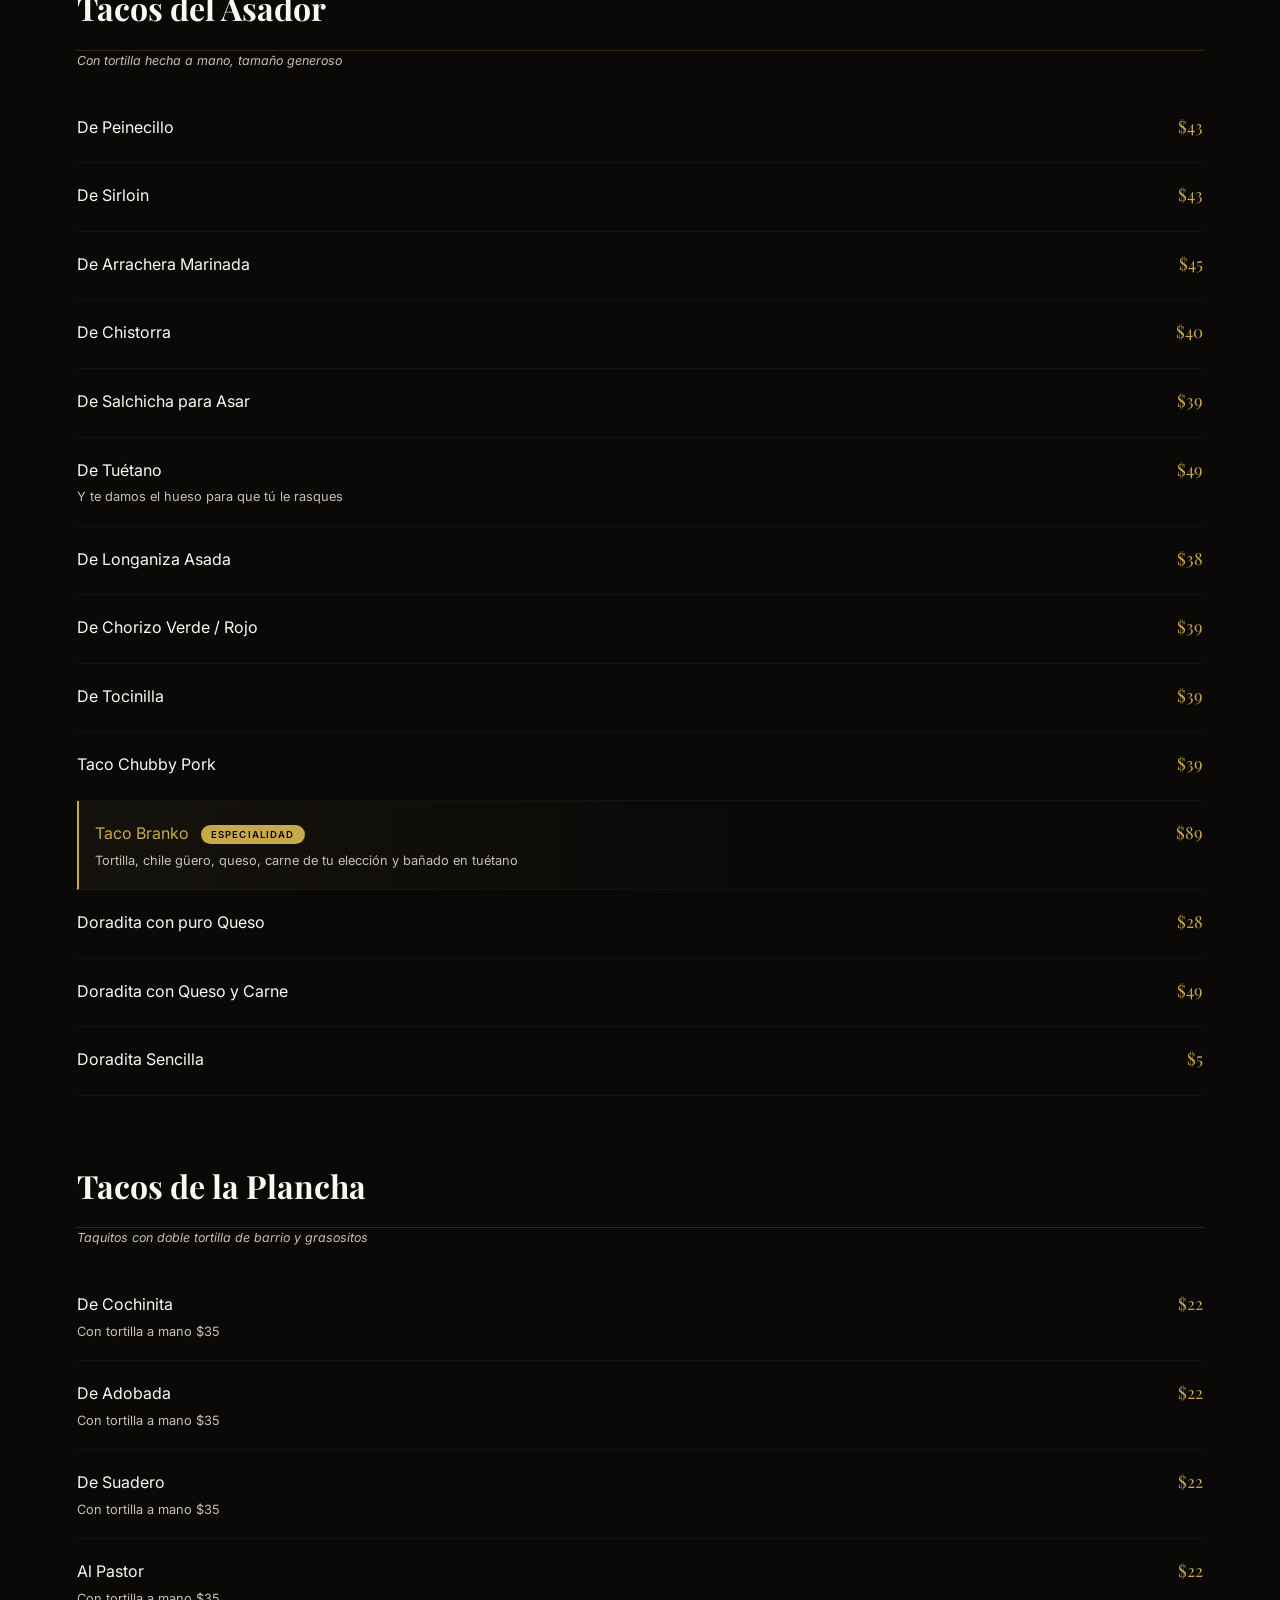
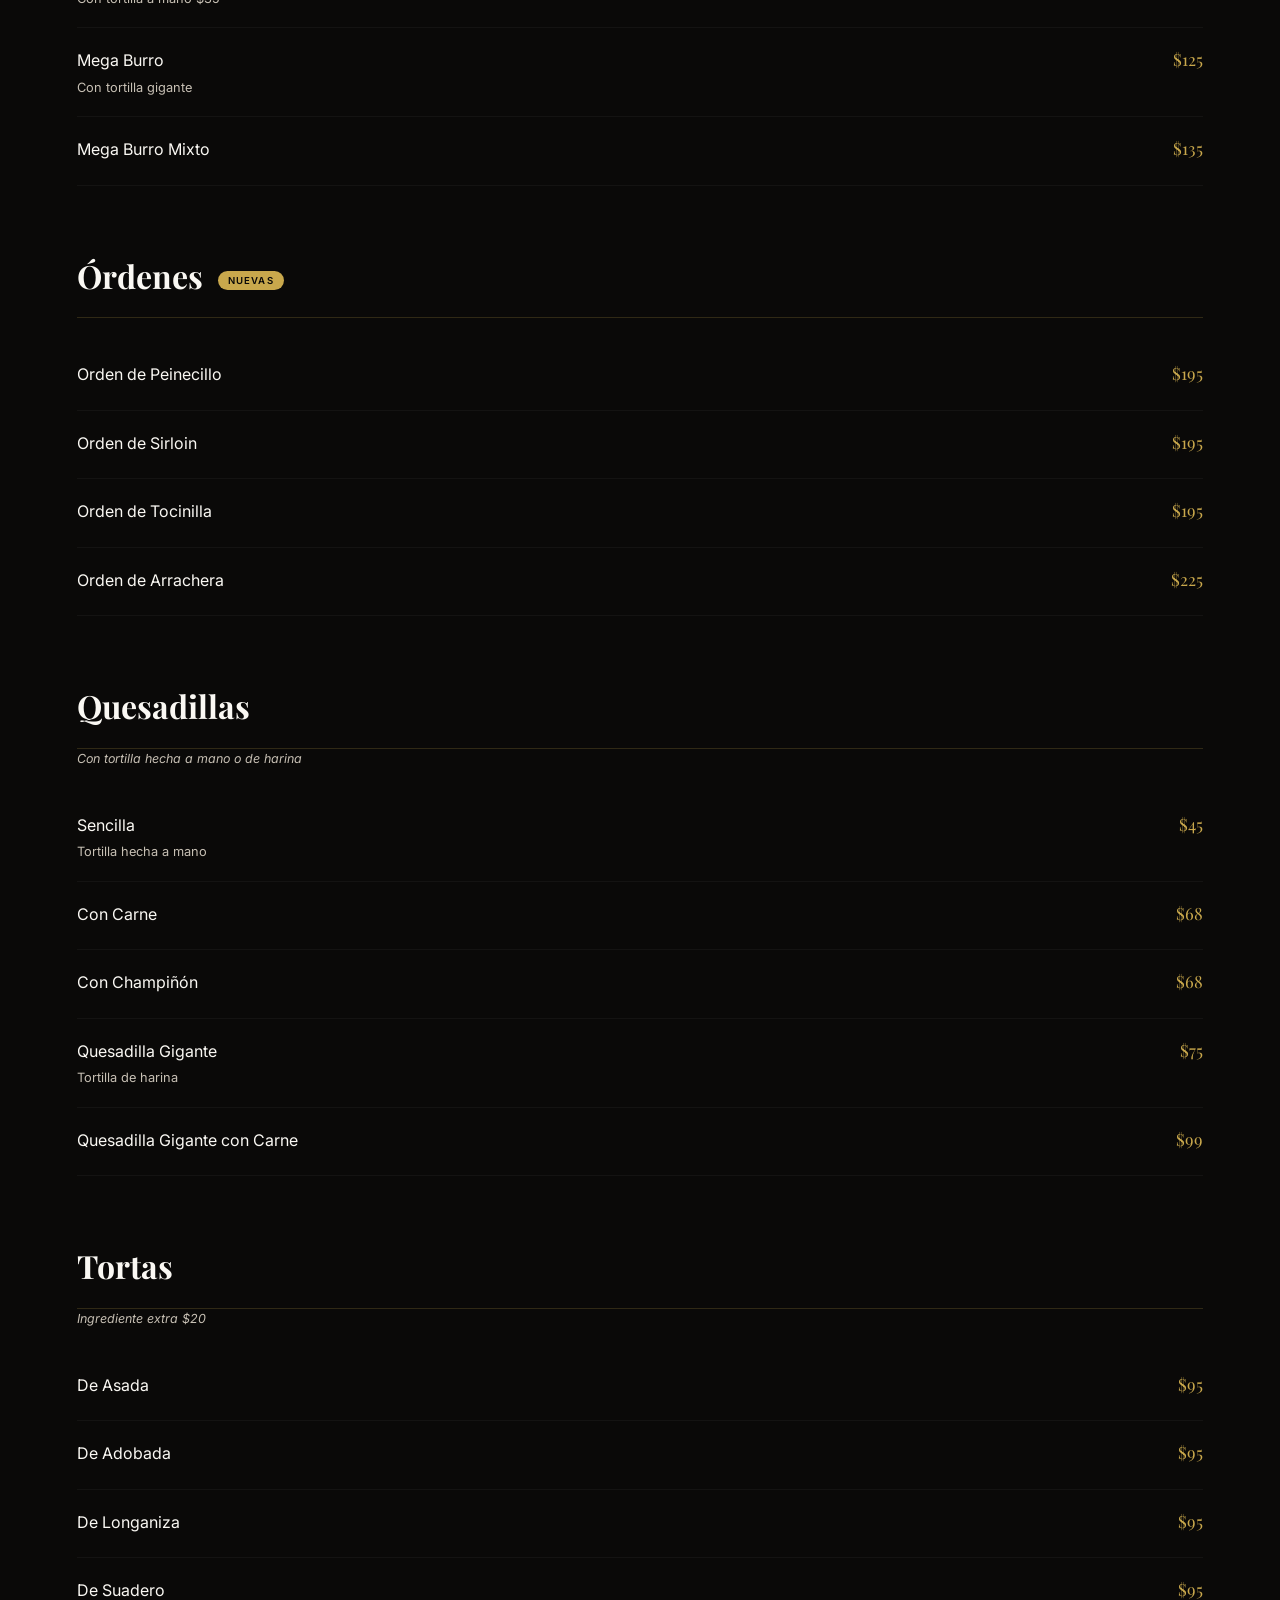
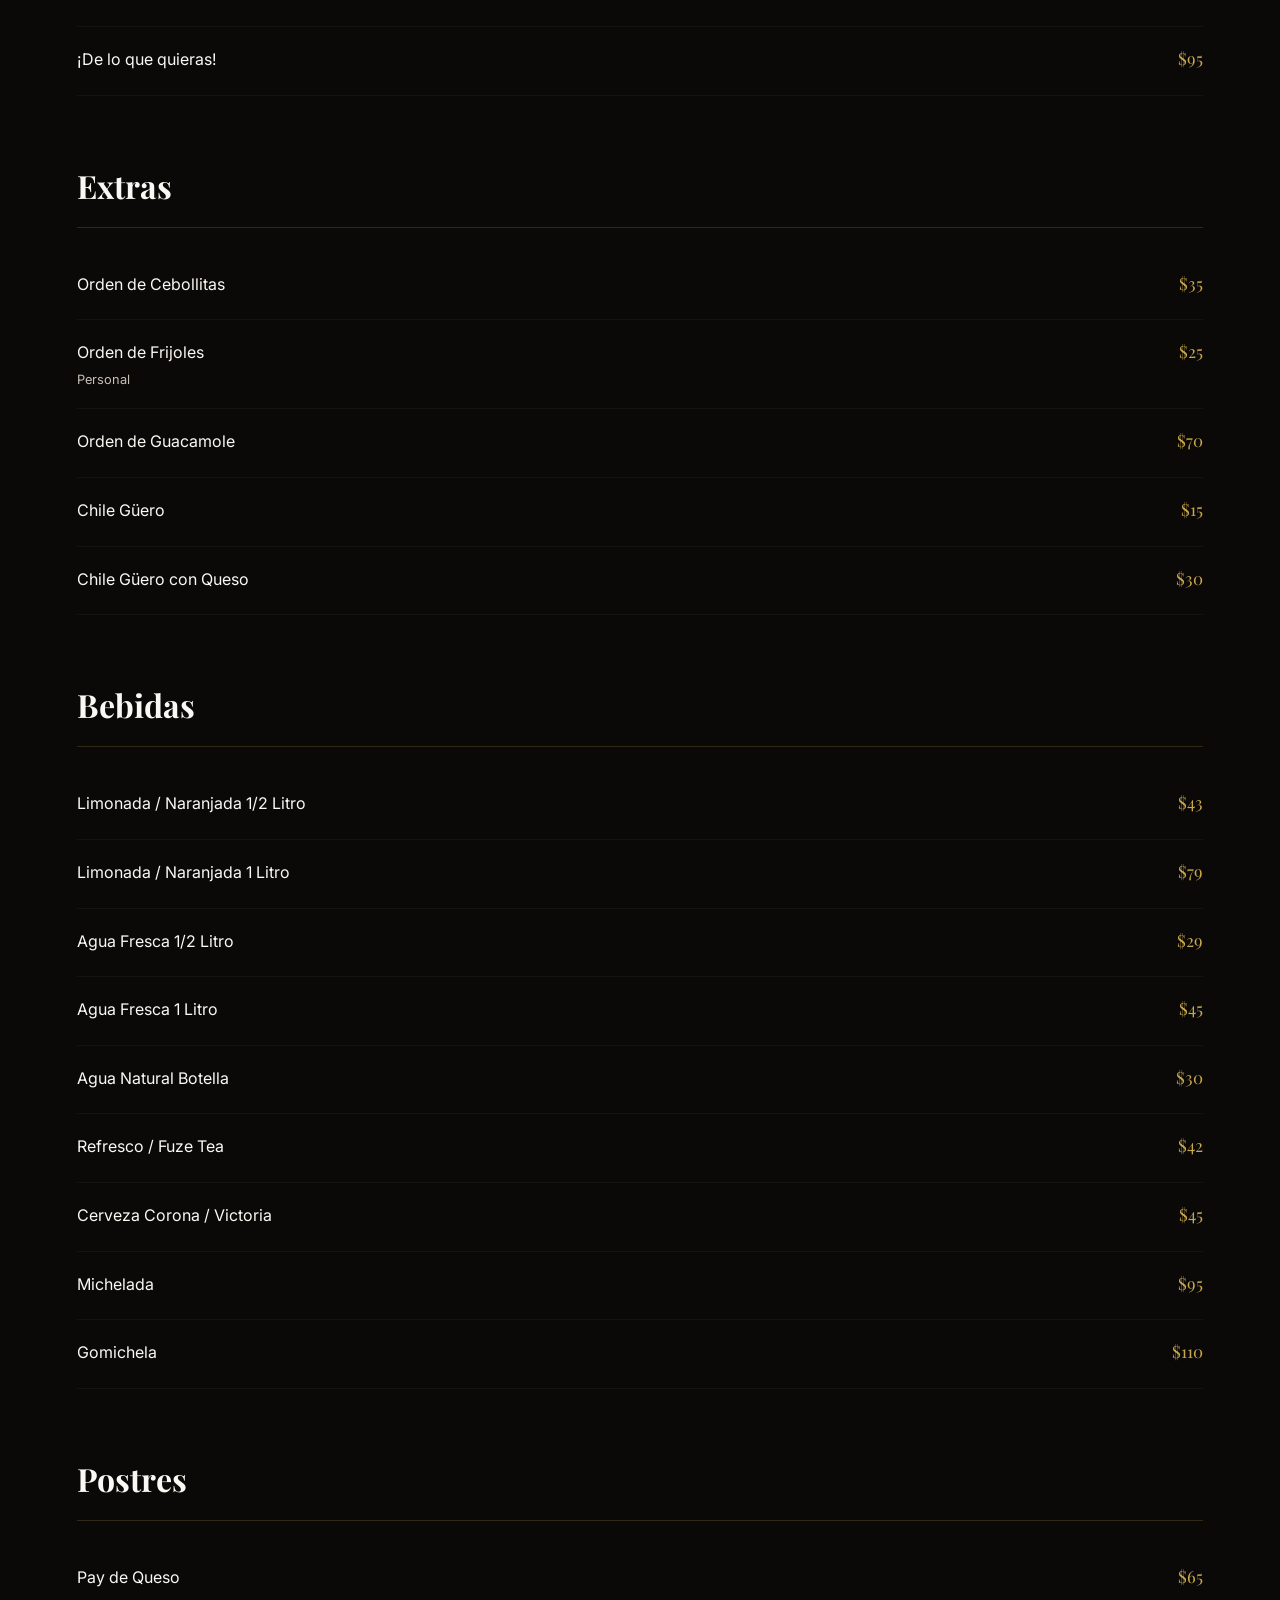
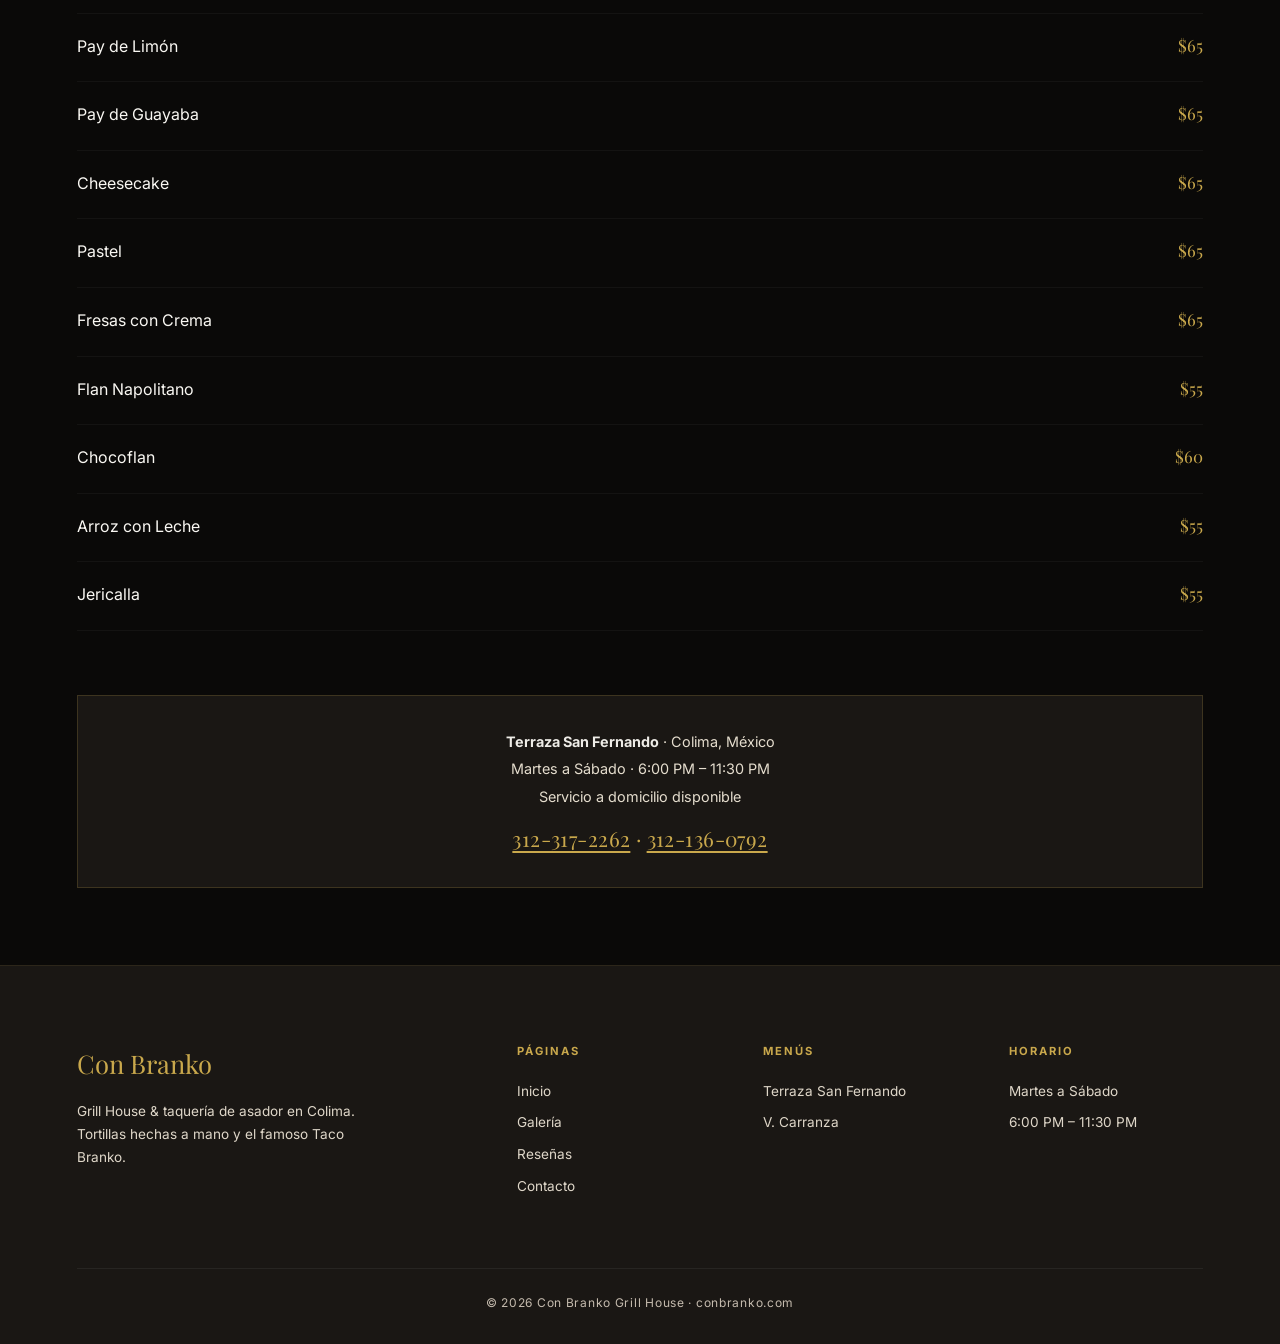
<file: menu-san-fernando.html>
<!DOCTYPE html>
<html lang="es">
<head>
  <meta charset="UTF-8">
  <meta name="viewport" content="width=device-width, initial-scale=1.0">
  <title>Menú Terraza San Fernando — Con Branko Grill House</title>
  <meta name="description" content="Carta completa de la sucursal Terraza San Fernando de Con Branko Grill House en Colima: Tacos del asador, Taco Branko, órdenes de carne, quesadillas, tortas, bebidas y postres.">
  <link rel="preconnect" href="https://fonts.googleapis.com">
  <link rel="preconnect" href="https://fonts.gstatic.com" crossorigin>
  <link href="https://fonts.googleapis.com/css2?family=Playfair+Display:ital,wght@0,400;0,600;0,700;1,400;1,600&family=Inter:wght@300;400;500;600&display=swap" rel="stylesheet">
  <link rel="stylesheet" href="css/styles.css">
</head>
<body>

  <!-- Enlace de salto accesible (WCAG 2.4.1) -->
  <a href="#main-content" class="skip-link">Saltar al contenido principal</a>

  <!-- ░░ Región HEADER (Banner) ░░ -->
  <header role="banner">
    <nav class="navbar scrolled" role="navigation" aria-label="Menú principal">
      <a href="index.html" class="nav-logo">Con Branko</a>
      <ul class="nav-links" id="nav-links">
        <li><a href="index.html">Inicio</a></li>
        <li><a href="menu-san-fernando.html" aria-current="page">Menú SF</a></li>
        <li><a href="menu-carranza.html">Menú Carranza</a></li>
        <li><a href="fotos.html">Fotos</a></li>
        <li><a href="resenas.html">Reseñas</a></li>
        <li><a href="contacto.html">Contacto</a></li>
      </ul>
      <button class="nav-hamburger" type="button" aria-label="Abrir menú de navegación" aria-expanded="false" aria-controls="nav-links">
        <span></span><span></span><span></span>
      </button>
    </nav>
  </header>

  <!-- ░░ Región MAIN ░░ -->
  <main id="main-content" role="main" tabindex="-1">
    <section class="page-hero" aria-labelledby="page-title">
      <img src="assets/taco-branko.jpg" alt="" class="page-hero-photo" aria-hidden="true">
      <div class="page-hero-overlay" aria-hidden="true"></div>
      <div class="page-hero-content">
        <p class="page-hero-label">Sucursal Terraza San Fernando · Colima</p>
        <h1 id="page-title">Menú San Fernando</h1>
      </div>
    </section>

    <div class="page-content">

      <!-- Navegación rápida por categorías para lectores de pantalla y teclado -->
      <nav class="menu-subnav fade-in" aria-label="Categorías del menú Terraza San Fernando">
        <p class="menu-subnav-title">Ir directamente a una categoría:</p>
        <ul class="menu-subnav-list">
          <li><a href="#cat-mananeros">Tacos Mañaneros</a></li>
          <li><a href="#cat-asador">Tacos del Asador</a></li>
          <li><a href="#cat-plancha">Tacos de la Plancha</a></li>
          <li><a href="#cat-ordenes">Órdenes</a></li>
          <li><a href="#cat-quesadillas">Quesadillas</a></li>
          <li><a href="#cat-tortas">Tortas</a></li>
          <li><a href="#cat-extras">Extras</a></li>
          <li><a href="#cat-bebidas">Bebidas</a></li>
          <li><a href="#cat-postres">Postres</a></li>
        </ul>
      </nav>

      <!-- Platillos representativos con imágenes -->
      <section class="menu-showcase-grid fade-in" aria-label="Especialidades representativas de Terraza San Fernando">
        <figure class="menu-showcase-item">
          <img
            src="assets/taco-branko.jpg"
            alt="Taco Branko sobre tortilla hecha a mano con carne asada al carbón, queso fundido, chile güero y hueso de tuétano flameado"
            class="menu-showcase-img"
            width="400"
            height="300"
          >
          <figcaption class="menu-showcase-caption">
            <strong>Taco Branko ($89)</strong>
            Tortilla a mano, chile güero, queso y carne bañada en tuétano.
          </figcaption>
        </figure>

        <figure class="menu-showcase-item">
          <img
            src="assets/arrachera-asador.jpg"
            alt="Orden de arrachera marinada al mezquite servida en sartén de hierro con cebollitas cambray asadas, chiles toreados y tortillas recién hechas"
            class="menu-showcase-img"
            width="400"
            height="300"
            loading="lazy"
          >
          <figcaption class="menu-showcase-caption">
            <strong>Orden de Arrachera ($225)</strong>
            Corte jugoso marinado al carbón de mezquite con guarniciones.
          </figcaption>
        </figure>

        <figure class="menu-showcase-item">
          <img
            src="assets/doraditas-queso.jpg"
            alt="Doraditas crujientes de maíz al carbón con costra dorada de queso derretido y carne asada"
            class="menu-showcase-img"
            width="400"
            height="300"
            loading="lazy"
          >
          <figcaption class="menu-showcase-caption">
            <strong>Doradita con Queso y Carne ($49)</strong>
            Tortilla tostada a las brasas con queso gratinado y carne.
          </figcaption>
        </figure>

        <figure class="menu-showcase-item">
          <img
            src="assets/cervezas-micheladas.jpg"
            alt="Michelada tradicional en tarro escarchado con chile y limón acompañada de cervezas bien frías"
            class="menu-showcase-img"
            width="400"
            height="300"
            loading="lazy"
          >
          <figcaption class="menu-showcase-caption">
            <strong>Micheladas y Cerveza ($45 – $110)</strong>
            Preparadas al momento para acompañar tus tacos del asador.
          </figcaption>
        </figure>
      </section>

      <section class="menu-category fade-in" id="cat-mananeros" aria-labelledby="title-mananeros">
        <h2 id="title-mananeros" class="menu-category-title">Tacos Mañaneros <span class="menu-tag">Nuevos</span></h2>
        <ul class="menu-item-list">
          <li class="menu-item">
            <div class="menu-item-info"><p class="menu-item-name">Dorado de Adobada</p></div>
            <span class="menu-item-price">$38</span>
          </li>
          <li class="menu-item">
            <div class="menu-item-info"><p class="menu-item-name">Dorado de Cochinita</p></div>
            <span class="menu-item-price">$38</span>
          </li>
          <li class="menu-item">
            <div class="menu-item-info"><p class="menu-item-name">Taco de Guisado</p></div>
            <span class="menu-item-price">$38</span>
          </li>
        </ul>
      </section>

      <section class="menu-category fade-in" id="cat-asador" aria-labelledby="title-asador">
        <h2 id="title-asador" class="menu-category-title">Tacos del Asador</h2>
        <p class="menu-category-note">Con tortilla hecha a mano, tamaño generoso</p>
        <ul class="menu-item-list">
          <li class="menu-item">
            <div class="menu-item-info"><p class="menu-item-name">De Peinecillo</p></div>
            <span class="menu-item-price">$43</span>
          </li>
          <li class="menu-item">
            <div class="menu-item-info"><p class="menu-item-name">De Sirloin</p></div>
            <span class="menu-item-price">$43</span>
          </li>
          <li class="menu-item">
            <div class="menu-item-info"><p class="menu-item-name">De Arrachera Marinada</p></div>
            <span class="menu-item-price">$45</span>
          </li>
          <li class="menu-item">
            <div class="menu-item-info"><p class="menu-item-name">De Chistorra</p></div>
            <span class="menu-item-price">$40</span>
          </li>
          <li class="menu-item">
            <div class="menu-item-info"><p class="menu-item-name">De Salchicha para Asar</p></div>
            <span class="menu-item-price">$39</span>
          </li>
          <li class="menu-item">
            <div class="menu-item-info">
              <p class="menu-item-name">De Tuétano</p>
              <p class="menu-item-desc">Y te damos el hueso para que tú le rasques</p>
            </div>
            <span class="menu-item-price">$49</span>
          </li>
          <li class="menu-item">
            <div class="menu-item-info"><p class="menu-item-name">De Longaniza Asada</p></div>
            <span class="menu-item-price">$38</span>
          </li>
          <li class="menu-item">
            <div class="menu-item-info"><p class="menu-item-name">De Chorizo Verde / Rojo</p></div>
            <span class="menu-item-price">$39</span>
          </li>
          <li class="menu-item">
            <div class="menu-item-info"><p class="menu-item-name">De Tocinilla</p></div>
            <span class="menu-item-price">$39</span>
          </li>
          <li class="menu-item">
            <div class="menu-item-info"><p class="menu-item-name">Taco Chubby Pork</p></div>
            <span class="menu-item-price">$39</span>
          </li>
          <li class="menu-item menu-item-featured">
            <div class="menu-item-info">
              <p class="menu-item-name">Taco Branko <span class="menu-tag">Especialidad</span></p>
              <p class="menu-item-desc">Tortilla, chile güero, queso, carne de tu elección y bañado en tuétano</p>
            </div>
            <span class="menu-item-price">$89</span>
          </li>
          <li class="menu-item">
            <div class="menu-item-info"><p class="menu-item-name">Doradita con puro Queso</p></div>
            <span class="menu-item-price">$28</span>
          </li>
          <li class="menu-item">
            <div class="menu-item-info"><p class="menu-item-name">Doradita con Queso y Carne</p></div>
            <span class="menu-item-price">$49</span>
          </li>
          <li class="menu-item">
            <div class="menu-item-info"><p class="menu-item-name">Doradita Sencilla</p></div>
            <span class="menu-item-price">$5</span>
          </li>
        </ul>
      </section>

      <section class="menu-category fade-in" id="cat-plancha" aria-labelledby="title-plancha">
        <h2 id="title-plancha" class="menu-category-title">Tacos de la Plancha</h2>
        <p class="menu-category-note">Taquitos con doble tortilla de barrio y grasositos</p>
        <ul class="menu-item-list">
          <li class="menu-item">
            <div class="menu-item-info">
              <p class="menu-item-name">De Cochinita</p>
              <p class="menu-item-desc">Con tortilla a mano $35</p>
            </div>
            <span class="menu-item-price">$22</span>
          </li>
          <li class="menu-item">
            <div class="menu-item-info">
              <p class="menu-item-name">De Adobada</p>
              <p class="menu-item-desc">Con tortilla a mano $35</p>
            </div>
            <span class="menu-item-price">$22</span>
          </li>
          <li class="menu-item">
            <div class="menu-item-info">
              <p class="menu-item-name">De Suadero</p>
              <p class="menu-item-desc">Con tortilla a mano $35</p>
            </div>
            <span class="menu-item-price">$22</span>
          </li>
          <li class="menu-item">
            <div class="menu-item-info">
              <p class="menu-item-name">Al Pastor</p>
              <p class="menu-item-desc">Con tortilla a mano $35</p>
            </div>
            <span class="menu-item-price">$22</span>
          </li>
          <li class="menu-item">
            <div class="menu-item-info">
              <p class="menu-item-name">Mega Burro</p>
              <p class="menu-item-desc">Con tortilla gigante</p>
            </div>
            <span class="menu-item-price">$125</span>
          </li>
          <li class="menu-item">
            <div class="menu-item-info"><p class="menu-item-name">Mega Burro Mixto</p></div>
            <span class="menu-item-price">$135</span>
          </li>
        </ul>
      </section>

      <section class="menu-category fade-in" id="cat-ordenes" aria-labelledby="title-ordenes">
        <h2 id="title-ordenes" class="menu-category-title">Órdenes <span class="menu-tag">Nuevas</span></h2>
        <ul class="menu-item-list">
          <li class="menu-item">
            <div class="menu-item-info"><p class="menu-item-name">Orden de Peinecillo</p></div>
            <span class="menu-item-price">$195</span>
          </li>
          <li class="menu-item">
            <div class="menu-item-info"><p class="menu-item-name">Orden de Sirloin</p></div>
            <span class="menu-item-price">$195</span>
          </li>
          <li class="menu-item">
            <div class="menu-item-info"><p class="menu-item-name">Orden de Tocinilla</p></div>
            <span class="menu-item-price">$195</span>
          </li>
          <li class="menu-item">
            <div class="menu-item-info"><p class="menu-item-name">Orden de Arrachera</p></div>
            <span class="menu-item-price">$225</span>
          </li>
        </ul>
      </section>

      <section class="menu-category fade-in" id="cat-quesadillas" aria-labelledby="title-quesadillas">
        <h2 id="title-quesadillas" class="menu-category-title">Quesadillas</h2>
        <p class="menu-category-note">Con tortilla hecha a mano o de harina</p>
        <ul class="menu-item-list">
          <li class="menu-item">
            <div class="menu-item-info">
              <p class="menu-item-name">Sencilla</p>
              <p class="menu-item-desc">Tortilla hecha a mano</p>
            </div>
            <span class="menu-item-price">$45</span>
          </li>
          <li class="menu-item">
            <div class="menu-item-info"><p class="menu-item-name">Con Carne</p></div>
            <span class="menu-item-price">$68</span>
          </li>
          <li class="menu-item">
            <div class="menu-item-info"><p class="menu-item-name">Con Champiñón</p></div>
            <span class="menu-item-price">$68</span>
          </li>
          <li class="menu-item">
            <div class="menu-item-info">
              <p class="menu-item-name">Quesadilla Gigante</p>
              <p class="menu-item-desc">Tortilla de harina</p>
            </div>
            <span class="menu-item-price">$75</span>
          </li>
          <li class="menu-item">
            <div class="menu-item-info"><p class="menu-item-name">Quesadilla Gigante con Carne</p></div>
            <span class="menu-item-price">$99</span>
          </li>
        </ul>
      </section>

      <section class="menu-category fade-in" id="cat-tortas" aria-labelledby="title-tortas">
        <h2 id="title-tortas" class="menu-category-title">Tortas</h2>
        <p class="menu-category-note">Ingrediente extra $20</p>
        <ul class="menu-item-list">
          <li class="menu-item">
            <div class="menu-item-info"><p class="menu-item-name">De Asada</p></div>
            <span class="menu-item-price">$95</span>
          </li>
          <li class="menu-item">
            <div class="menu-item-info"><p class="menu-item-name">De Adobada</p></div>
            <span class="menu-item-price">$95</span>
          </li>
          <li class="menu-item">
            <div class="menu-item-info"><p class="menu-item-name">De Longaniza</p></div>
            <span class="menu-item-price">$95</span>
          </li>
          <li class="menu-item">
            <div class="menu-item-info"><p class="menu-item-name">De Suadero</p></div>
            <span class="menu-item-price">$95</span>
          </li>
          <li class="menu-item">
            <div class="menu-item-info"><p class="menu-item-name">¡De lo que quieras!</p></div>
            <span class="menu-item-price">$95</span>
          </li>
        </ul>
      </section>

      <section class="menu-category fade-in" id="cat-extras" aria-labelledby="title-extras">
        <h2 id="title-extras" class="menu-category-title">Extras</h2>
        <ul class="menu-item-list">
          <li class="menu-item">
            <div class="menu-item-info"><p class="menu-item-name">Orden de Cebollitas</p></div>
            <span class="menu-item-price">$35</span>
          </li>
          <li class="menu-item">
            <div class="menu-item-info">
              <p class="menu-item-name">Orden de Frijoles</p>
              <p class="menu-item-desc">Personal</p>
            </div>
            <span class="menu-item-price">$25</span>
          </li>
          <li class="menu-item">
            <div class="menu-item-info"><p class="menu-item-name">Orden de Guacamole</p></div>
            <span class="menu-item-price">$70</span>
          </li>
          <li class="menu-item">
            <div class="menu-item-info"><p class="menu-item-name">Chile Güero</p></div>
            <span class="menu-item-price">$15</span>
          </li>
          <li class="menu-item">
            <div class="menu-item-info"><p class="menu-item-name">Chile Güero con Queso</p></div>
            <span class="menu-item-price">$30</span>
          </li>
        </ul>
      </section>

      <section class="menu-category fade-in" id="cat-bebidas" aria-labelledby="title-bebidas">
        <h2 id="title-bebidas" class="menu-category-title">Bebidas</h2>
        <ul class="menu-item-list">
          <li class="menu-item">
            <div class="menu-item-info"><p class="menu-item-name">Limonada / Naranjada 1/2 Litro</p></div>
            <span class="menu-item-price">$43</span>
          </li>
          <li class="menu-item">
            <div class="menu-item-info"><p class="menu-item-name">Limonada / Naranjada 1 Litro</p></div>
            <span class="menu-item-price">$79</span>
          </li>
          <li class="menu-item">
            <div class="menu-item-info"><p class="menu-item-name">Agua Fresca 1/2 Litro</p></div>
            <span class="menu-item-price">$29</span>
          </li>
          <li class="menu-item">
            <div class="menu-item-info"><p class="menu-item-name">Agua Fresca 1 Litro</p></div>
            <span class="menu-item-price">$45</span>
          </li>
          <li class="menu-item">
            <div class="menu-item-info"><p class="menu-item-name">Agua Natural Botella</p></div>
            <span class="menu-item-price">$30</span>
          </li>
          <li class="menu-item">
            <div class="menu-item-info"><p class="menu-item-name">Refresco / Fuze Tea</p></div>
            <span class="menu-item-price">$42</span>
          </li>
          <li class="menu-item">
            <div class="menu-item-info"><p class="menu-item-name">Cerveza Corona / Victoria</p></div>
            <span class="menu-item-price">$45</span>
          </li>
          <li class="menu-item">
            <div class="menu-item-info"><p class="menu-item-name">Michelada</p></div>
            <span class="menu-item-price">$95</span>
          </li>
          <li class="menu-item">
            <div class="menu-item-info"><p class="menu-item-name">Gomichela</p></div>
            <span class="menu-item-price">$110</span>
          </li>
        </ul>
      </section>

      <section class="menu-category fade-in" id="cat-postres" aria-labelledby="title-postres">
        <h2 id="title-postres" class="menu-category-title">Postres</h2>
        <ul class="menu-item-list">
          <li class="menu-item">
            <div class="menu-item-info"><p class="menu-item-name">Pay de Queso</p></div>
            <span class="menu-item-price">$65</span>
          </li>
          <li class="menu-item">
            <div class="menu-item-info"><p class="menu-item-name">Pay de Limón</p></div>
            <span class="menu-item-price">$65</span>
          </li>
          <li class="menu-item">
            <div class="menu-item-info"><p class="menu-item-name">Pay de Guayaba</p></div>
            <span class="menu-item-price">$65</span>
          </li>
          <li class="menu-item">
            <div class="menu-item-info"><p class="menu-item-name">Cheesecake</p></div>
            <span class="menu-item-price">$65</span>
          </li>
          <li class="menu-item">
            <div class="menu-item-info"><p class="menu-item-name">Pastel</p></div>
            <span class="menu-item-price">$65</span>
          </li>
          <li class="menu-item">
            <div class="menu-item-info"><p class="menu-item-name">Fresas con Crema</p></div>
            <span class="menu-item-price">$65</span>
          </li>
          <li class="menu-item">
            <div class="menu-item-info"><p class="menu-item-name">Flan Napolitano</p></div>
            <span class="menu-item-price">$55</span>
          </li>
          <li class="menu-item">
            <div class="menu-item-info"><p class="menu-item-name">Chocoflan</p></div>
            <span class="menu-item-price">$60</span>
          </li>
          <li class="menu-item">
            <div class="menu-item-info"><p class="menu-item-name">Arroz con Leche</p></div>
            <span class="menu-item-price">$55</span>
          </li>
          <li class="menu-item">
            <div class="menu-item-info"><p class="menu-item-name">Jericalla</p></div>
            <span class="menu-item-price">$55</span>
          </li>
        </ul>
      </section>

      <section class="menu-location-card fade-in" aria-label="Ubicación y teléfonos de la sucursal Terraza San Fernando">
        <p class="menu-location-line"><strong>Terraza San Fernando</strong> · Colima, México</p>
        <p class="menu-location-line">Martes a Sábado · 6:00 PM – 11:30 PM</p>
        <p class="menu-location-line">Servicio a domicilio disponible</p>
        <p class="menu-location-phones">
          <a href="tel:+523123172262">312-317-2262</a>
          <span aria-hidden="true"> · </span>
          <a href="tel:+523121360792">312-136-0792</a>
        </p>
      </section>

    </div>
  </main>

  <!-- ░░ Footer ░░ -->
  <footer role="contentinfo">
    <div class="footer-grid">
      <div class="footer-brand">
        <div class="logo">Con Branko</div>
        <p>Grill House &amp; taquería de asador en Colima. Tortillas hechas a mano y el famoso Taco Branko.</p>
      </div>
      <div class="footer-col">
        <h3>Páginas</h3>
        <ul>
          <li><a href="index.html">Inicio</a></li>
          <li><a href="fotos.html">Galería</a></li>
          <li><a href="resenas.html">Reseñas</a></li>
          <li><a href="contacto.html">Contacto</a></li>
        </ul>
      </div>
      <div class="footer-col">
        <h3>Menús</h3>
        <ul>
          <li><a href="menu-san-fernando.html" aria-current="page">Terraza San Fernando</a></li>
          <li><a href="menu-carranza.html">V. Carranza</a></li>
        </ul>
      </div>
      <div class="footer-col">
        <h3>Horario</h3>
        <ul>
          <li>Martes a Sábado</li>
          <li>6:00 PM – 11:30 PM</li>
        </ul>
      </div>
    </div>
    <div class="footer-bottom">
      &copy; 2026 Con Branko Grill House · conbranko.com
    </div>
  </footer>

  <script src="js/main.js"></script>
</body>
</html>
</file>
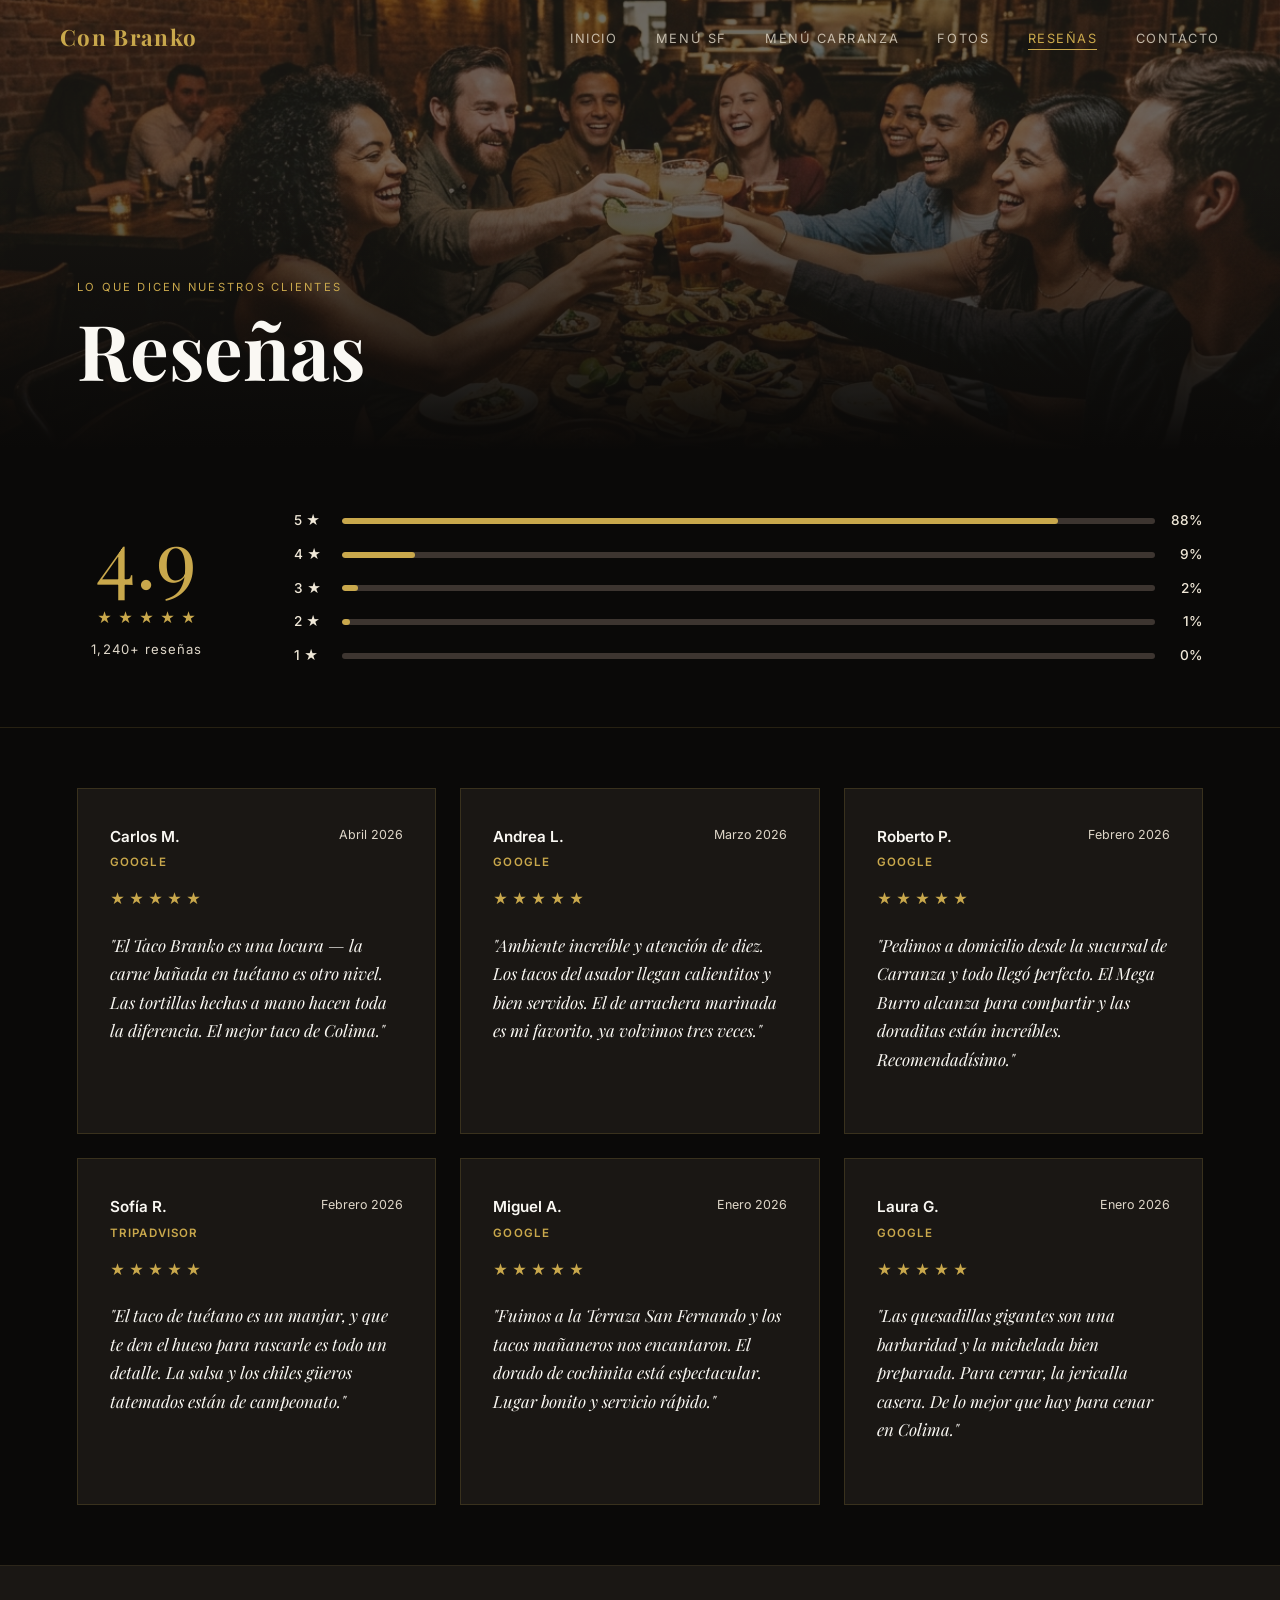
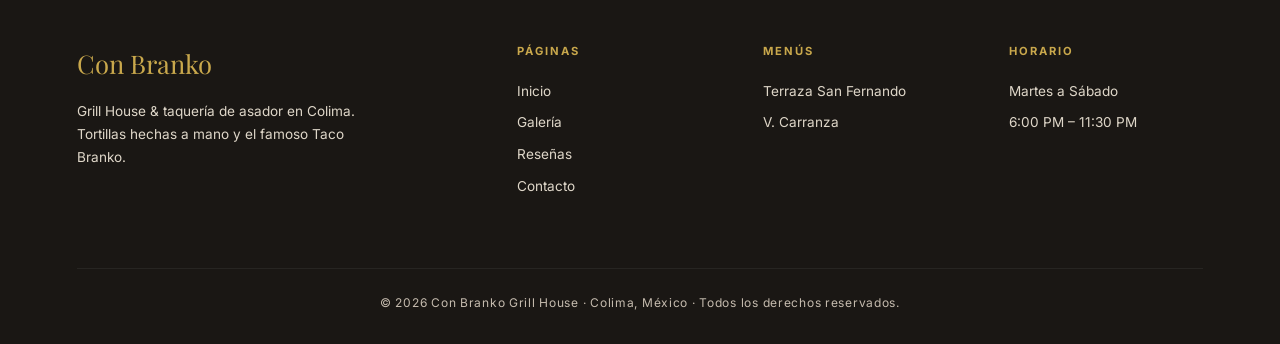
<file: resenas.html>
<!DOCTYPE html>
<html lang="es">
<head>
  <meta charset="UTF-8">
  <meta name="viewport" content="width=device-width, initial-scale=1.0">
  <title>Reseñas de Comensales — Con Branko Grill House</title>
  <meta name="description" content="Opiniones y reseñas verificadas de comensales de Con Branko Grill House en Colima. Calificación promedio de 4.9 estrellas en Google y TripAdvisor.">
  <link rel="preconnect" href="https://fonts.googleapis.com">
  <link rel="preconnect" href="https://fonts.gstatic.com" crossorigin>
  <link href="https://fonts.googleapis.com/css2?family=Playfair+Display:ital,wght@0,400;0,600;0,700;1,400;1,600&family=Inter:wght@300;400;500;600&display=swap" rel="stylesheet">
  <link rel="stylesheet" href="css/styles.css">
  <style>
    .rating-summary {
      display: flex;
      align-items: center;
      gap: clamp(32px, 6vw, 80px);
      padding: 60px clamp(20px, 6vw, 80px);
      max-width: 1300px;
      margin: 0 auto;
      border-bottom: 1px solid rgba(201, 168, 76, 0.15);
    }
    .rating-big {
      text-align: center;
      min-width: 140px;
    }
    .rating-number {
      font-family: var(--f-serif);
      font-size: 5rem;
      color: var(--c-gold);
      line-height: 1;
    }
    .rating-stars-big { display: flex; gap: 6px; justify-content: center; margin: 10px 0; }
    .rating-count { font-size: 0.82rem; color: #dfd7c9; letter-spacing: 0.08em; }
    .rating-bars {
      flex: 1;
      display: flex;
      flex-direction: column;
      gap: 12px;
      list-style: none;
    }
    .rating-bar-row { display: flex; align-items: center; gap: 12px; }
    .rating-bar-label { font-size: 0.85rem; color: #f0e8d8; min-width: 36px; font-weight: 500; }
    .rating-bar-track { flex: 1; height: 6px; background: var(--c-mid); border-radius: 3px; overflow: hidden; }
    .rating-bar-fill { height: 100%; background: var(--c-gold); border-radius: 3px; }
    .reviews-full-grid {
      display: grid;
      grid-template-columns: repeat(auto-fill, minmax(320px, 1fr));
      gap: 24px;
      padding: 60px clamp(20px, 6vw, 80px);
      max-width: 1300px;
      margin: 0 auto;
    }
    .review-card-full {
      padding: 36px 32px;
      border: 1px solid rgba(201, 168, 76, 0.18);
      background: var(--c-carbon);
      transition: border-color 0.4s ease;
    }
    .review-card-full:hover,
    .review-card-full:focus-within { border-color: var(--c-gold); }
    .review-header { display: flex; justify-content: space-between; align-items: flex-start; margin-bottom: 16px; }
    .reviewer-name { font-size: 0.95rem; color: var(--c-white); font-weight: 600; font-family: var(--f-sans); }
    .review-date { font-size: 0.78rem; color: #dfd7c9; }
    .review-source { font-size: 0.72rem; letter-spacing: 0.1em; text-transform: uppercase; color: var(--c-gold); margin-top: 4px; font-weight: 600; }
    @media (max-width: 700px) {
      .rating-summary { flex-direction: column; align-items: stretch; }
    }
  </style>
</head>
<body>

  <!-- Enlace de salto accesible (WCAG 2.4.1) -->
  <a href="#main-content" class="skip-link">Saltar al contenido principal</a>

  <!-- ░░ Región HEADER (Banner) ░░ -->
  <header role="banner">
    <nav class="navbar scrolled" role="navigation" aria-label="Menú principal">
      <a href="index.html" class="nav-logo">Con Branko</a>
      <ul class="nav-links" id="nav-links">
        <li><a href="index.html">Inicio</a></li>
        <li><a href="menu-san-fernando.html">Menú SF</a></li>
        <li><a href="menu-carranza.html">Menú Carranza</a></li>
        <li><a href="fotos.html">Fotos</a></li>
        <li><a href="resenas.html" aria-current="page">Reseñas</a></li>
        <li><a href="contacto.html">Contacto</a></li>
      </ul>
      <button class="nav-hamburger" type="button" aria-label="Abrir menú de navegación" aria-expanded="false" aria-controls="nav-links">
        <span></span><span></span><span></span>
      </button>
    </nav>
  </header>

  <!-- ░░ Región MAIN ░░ -->
  <main id="main-content" role="main" tabindex="-1">
    <section class="page-hero" aria-labelledby="page-title">
      <img src="assets/ambiente-carranza.jpg" alt="" class="page-hero-photo" aria-hidden="true">
      <div class="page-hero-overlay" aria-hidden="true"></div>
      <div class="page-hero-content">
        <p class="page-hero-label">Lo que dicen nuestros clientes</p>
        <h1 id="page-title">Reseñas</h1>
      </div>
    </section>

    <section class="rating-summary fade-in">
      <h2 id="heading-resumen-calificacion" class="sr-only">Resumen de calificaciones de comensales</h2>
      <div class="rating-big" role="group" aria-label="Calificación general: 4.9 de 5 estrellas con más de 1,240 reseñas">
        <div class="rating-number" aria-hidden="true">4.9</div>
        <div class="rating-stars-big" role="img" aria-label="4.9 de 5 estrellas">
          <span class="star" aria-hidden="true">★</span><span class="star" aria-hidden="true">★</span><span class="star" aria-hidden="true">★</span>
          <span class="star" aria-hidden="true">★</span><span class="star" aria-hidden="true">★</span>
        </div>
        <div class="rating-count">1,240+ reseñas</div>
      </div>

      <ul class="rating-bars" aria-label="Desglose porcentual por número de estrellas">
        <li class="rating-bar-row">
          <span class="sr-only">5 estrellas: 88% de las reseñas</span>
          <span class="rating-bar-label" aria-hidden="true">5 ★</span>
          <div class="rating-bar-track" aria-hidden="true"><div class="rating-bar-fill" style="width:88%"></div></div>
          <span class="rating-bar-label" style="text-align:right" aria-hidden="true">88%</span>
        </li>
        <li class="rating-bar-row">
          <span class="sr-only">4 estrellas: 9% de las reseñas</span>
          <span class="rating-bar-label" aria-hidden="true">4 ★</span>
          <div class="rating-bar-track" aria-hidden="true"><div class="rating-bar-fill" style="width:9%"></div></div>
          <span class="rating-bar-label" style="text-align:right" aria-hidden="true">9%</span>
        </li>
        <li class="rating-bar-row">
          <span class="sr-only">3 estrellas: 2% de las reseñas</span>
          <span class="rating-bar-label" aria-hidden="true">3 ★</span>
          <div class="rating-bar-track" aria-hidden="true"><div class="rating-bar-fill" style="width:2%"></div></div>
          <span class="rating-bar-label" style="text-align:right" aria-hidden="true">2%</span>
        </li>
        <li class="rating-bar-row">
          <span class="sr-only">2 estrellas: 1% de las reseñas</span>
          <span class="rating-bar-label" aria-hidden="true">2 ★</span>
          <div class="rating-bar-track" aria-hidden="true"><div class="rating-bar-fill" style="width:1%"></div></div>
          <span class="rating-bar-label" style="text-align:right" aria-hidden="true">1%</span>
        </li>
        <li class="rating-bar-row">
          <span class="sr-only">1 estrella: 0% de las reseñas</span>
          <span class="rating-bar-label" aria-hidden="true">1 ★</span>
          <div class="rating-bar-track" aria-hidden="true"><div class="rating-bar-fill" style="width:0%"></div></div>
          <span class="rating-bar-label" style="text-align:right" aria-hidden="true">0%</span>
        </li>
      </ul>
    </section>

    <section>
      <h2 id="heading-opiniones" class="sr-only">Opiniones verificadas de clientes</h2>
      <div class="reviews-full-grid">

        <article class="review-card-full fade-in" aria-labelledby="rev-carlos">
          <div class="review-header">
            <div>
              <h3 id="rev-carlos" class="reviewer-name">Carlos M.</h3>
              <p class="review-source">Google</p>
            </div>
            <span class="review-date">Abril 2026</span>
          </div>
          <div class="review-stars" role="img" aria-label="Calificación: 5 de 5 estrellas">
            <span class="star" aria-hidden="true">★</span><span class="star" aria-hidden="true">★</span><span class="star" aria-hidden="true">★</span><span class="star" aria-hidden="true">★</span><span class="star" aria-hidden="true">★</span>
          </div>
          <p class="review-text">"El Taco Branko es una locura — la carne bañada en tuétano es otro nivel. Las tortillas hechas a mano hacen toda la diferencia. El mejor taco de Colima."</p>
        </article>

        <article class="review-card-full fade-in fade-in-delay-1" aria-labelledby="rev-andrea">
          <div class="review-header">
            <div>
              <h3 id="rev-andrea" class="reviewer-name">Andrea L.</h3>
              <p class="review-source">Google</p>
            </div>
            <span class="review-date">Marzo 2026</span>
          </div>
          <div class="review-stars" role="img" aria-label="Calificación: 5 de 5 estrellas">
            <span class="star" aria-hidden="true">★</span><span class="star" aria-hidden="true">★</span><span class="star" aria-hidden="true">★</span><span class="star" aria-hidden="true">★</span><span class="star" aria-hidden="true">★</span>
          </div>
          <p class="review-text">"Ambiente increíble y atención de diez. Los tacos del asador llegan calientitos y bien servidos. El de arrachera marinada es mi favorito, ya volvimos tres veces."</p>
        </article>

        <article class="review-card-full fade-in fade-in-delay-2" aria-labelledby="rev-roberto">
          <div class="review-header">
            <div>
              <h3 id="rev-roberto" class="reviewer-name">Roberto P.</h3>
              <p class="review-source">Google</p>
            </div>
            <span class="review-date">Febrero 2026</span>
          </div>
          <div class="review-stars" role="img" aria-label="Calificación: 5 de 5 estrellas">
            <span class="star" aria-hidden="true">★</span><span class="star" aria-hidden="true">★</span><span class="star" aria-hidden="true">★</span><span class="star" aria-hidden="true">★</span><span class="star" aria-hidden="true">★</span>
          </div>
          <p class="review-text">"Pedimos a domicilio desde la sucursal de Carranza y todo llegó perfecto. El Mega Burro alcanza para compartir y las doraditas están increíbles. Recomendadísimo."</p>
        </article>

        <article class="review-card-full fade-in" aria-labelledby="rev-sofia">
          <div class="review-header">
            <div>
              <h3 id="rev-sofia" class="reviewer-name">Sofía R.</h3>
              <p class="review-source">TripAdvisor</p>
            </div>
            <span class="review-date">Febrero 2026</span>
          </div>
          <div class="review-stars" role="img" aria-label="Calificación: 5 de 5 estrellas">
            <span class="star" aria-hidden="true">★</span><span class="star" aria-hidden="true">★</span><span class="star" aria-hidden="true">★</span><span class="star" aria-hidden="true">★</span><span class="star" aria-hidden="true">★</span>
          </div>
          <p class="review-text">"El taco de tuétano es un manjar, y que te den el hueso para rascarle es todo un detalle. La salsa y los chiles güeros tatemados están de campeonato."</p>
        </article>

        <article class="review-card-full fade-in fade-in-delay-1" aria-labelledby="rev-miguel">
          <div class="review-header">
            <div>
              <h3 id="rev-miguel" class="reviewer-name">Miguel A.</h3>
              <p class="review-source">Google</p>
            </div>
            <span class="review-date">Enero 2026</span>
          </div>
          <div class="review-stars" role="img" aria-label="Calificación: 5 de 5 estrellas">
            <span class="star" aria-hidden="true">★</span><span class="star" aria-hidden="true">★</span><span class="star" aria-hidden="true">★</span><span class="star" aria-hidden="true">★</span><span class="star" aria-hidden="true">★</span>
          </div>
          <p class="review-text">"Fuimos a la Terraza San Fernando y los tacos mañaneros nos encantaron. El dorado de cochinita está espectacular. Lugar bonito y servicio rápido."</p>
        </article>

        <article class="review-card-full fade-in fade-in-delay-2" aria-labelledby="rev-laura">
          <div class="review-header">
            <div>
              <h3 id="rev-laura" class="reviewer-name">Laura G.</h3>
              <p class="review-source">Google</p>
            </div>
            <span class="review-date">Enero 2026</span>
          </div>
          <div class="review-stars" role="img" aria-label="Calificación: 5 de 5 estrellas">
            <span class="star" aria-hidden="true">★</span><span class="star" aria-hidden="true">★</span><span class="star" aria-hidden="true">★</span><span class="star" aria-hidden="true">★</span><span class="star" aria-hidden="true">★</span>
          </div>
          <p class="review-text">"Las quesadillas gigantes son una barbaridad y la michelada bien preparada. Para cerrar, la jericalla casera. De lo mejor que hay para cenar en Colima."</p>
        </article>

      </div>
    </section>
  </main>

  <!-- ░░ Footer ░░ -->
  <footer role="contentinfo">
    <div class="footer-grid">
      <div class="footer-brand">
        <div class="logo">Con Branko</div>
        <p>Grill House &amp; taquería de asador en Colima. Tortillas hechas a mano y el famoso Taco Branko.</p>
      </div>
      <div class="footer-col">
        <h3>Páginas</h3>
        <ul>
          <li><a href="index.html">Inicio</a></li>
          <li><a href="fotos.html">Galería</a></li>
          <li><a href="resenas.html" aria-current="page">Reseñas</a></li>
          <li><a href="contacto.html">Contacto</a></li>
        </ul>
      </div>
      <div class="footer-col">
        <h3>Menús</h3>
        <ul>
          <li><a href="menu-san-fernando.html">Terraza San Fernando</a></li>
          <li><a href="menu-carranza.html">V. Carranza</a></li>
        </ul>
      </div>
      <div class="footer-col">
        <h3>Horario</h3>
        <ul>
          <li>Martes a Sábado</li>
          <li>6:00 PM – 11:30 PM</li>
        </ul>
      </div>
    </div>
    <div class="footer-bottom">&copy; 2026 Con Branko Grill House · Colima, México · Todos los derechos reservados.</div>
  </footer>

  <script src="js/main.js"></script>
</body>
</html>
</file>
<file: css/styles.css>
/* ============================================================
   CON BRANKO — Design System
   Paleta: Negro profundo + Carbón + Dorado humo + Blanco roto
   ============================================================ */

:root {
  --c-black:    #0a0908;
  --c-carbon:   #1a1714;
  --c-dark:     #231f1b;
  --c-mid:      #3d3530;
  --c-gold:     #c9a84c;
  --c-gold-dim: #8a6f30;
  --c-cream:    #f0e8d8;
  --c-white:    #faf8f3;

  --f-serif:  'Playfair Display', Georgia, serif;
  --f-sans:   'Inter', 'Helvetica Neue', sans-serif;

  --transition: 0.4s cubic-bezier(0.25, 0.46, 0.45, 0.94);
}

/* ── Reset ─────────────────────────────────────────────── */
*, *::before, *::after { box-sizing: border-box; margin: 0; padding: 0; }
html { scroll-behavior: auto; } /* scroll controlado por JS */
body {
  background: var(--c-black);
  color: var(--c-cream);
  font-family: var(--f-sans);
  font-size: 16px;
  line-height: 1.6;
  overflow-x: hidden;
}
a { color: inherit; text-decoration: none; }
img { display: block; width: 100%; }
button { cursor: pointer; font-family: inherit; border: none; background: none; }

/* ── Loading Screen ─────────────────────────────────────── */
#loading-screen {
  position: fixed;
  inset: 0;
  z-index: 9999;
  background: var(--c-black);
  display: flex;
  align-items: center;
  justify-content: center;
  flex-direction: column;
  gap: 24px;
  transition: opacity 0.8s ease, visibility 0.8s ease;
}
#loading-screen.hidden { opacity: 0; visibility: hidden; pointer-events: none; }
.loading-logo {
  font-family: var(--f-serif);
  font-size: clamp(2rem, 5vw, 3.5rem);
  font-weight: 700;
  color: var(--c-gold);
  letter-spacing: 0.1em;
  opacity: 0;
  animation: fadeUp 0.8s ease 0.3s forwards;
}
.loading-bar-wrap {
  width: min(280px, 70vw);
  height: 1px;
  background: var(--c-mid);
  overflow: hidden;
}
.loading-bar {
  height: 100%;
  background: var(--c-gold);
  width: 0%;
  animation: loadBar 1.8s ease forwards;
}
@keyframes loadBar { to { width: 100%; } }
@keyframes fadeUp {
  from { opacity: 0; transform: translateY(16px); }
  to   { opacity: 1; transform: translateY(0); }
}

/* ── Navbar ─────────────────────────────────────────────── */
.navbar {
  position: fixed;
  top: 0; left: 0; right: 0;
  z-index: 1000;
  padding: 20px clamp(20px, 5vw, 60px);
  display: flex;
  align-items: center;
  justify-content: space-between;
  transition: background var(--transition), padding var(--transition);
}
.navbar.scrolled {
  background: rgba(10, 9, 8, 0.92);
  backdrop-filter: blur(12px);
  padding-top: 14px;
  padding-bottom: 14px;
  border-bottom: 1px solid rgba(201, 168, 76, 0.15);
}
.nav-logo {
  font-family: var(--f-serif);
  font-size: 1.4rem;
  font-weight: 700;
  color: var(--c-gold);
  letter-spacing: 0.06em;
}
.nav-links {
  display: flex;
  gap: clamp(20px, 3vw, 40px);
  list-style: none;
}
.nav-links a {
  font-size: 0.8rem;
  letter-spacing: 0.12em;
  text-transform: uppercase;
  color: var(--c-cream);
  opacity: 0.75;
  transition: opacity var(--transition), color var(--transition);
  position: relative;
}
.nav-links a::after {
  content: '';
  position: absolute;
  bottom: -4px; left: 0; right: 0;
  height: 1px;
  background: var(--c-gold);
  transform: scaleX(0);
  transition: transform var(--transition);
}
.nav-links a:hover { opacity: 1; color: var(--c-gold); }
.nav-links a:hover::after { transform: scaleX(1); }
.nav-hamburger {
  display: none;
  flex-direction: column;
  gap: 5px;
  padding: 4px;
}
.nav-hamburger span {
  display: block;
  width: 24px; height: 1.5px;
  background: var(--c-cream);
  transition: var(--transition);
}

/* ── Hero / Video Loop + Parallax ───────────────────────── */
.hero {
  position: relative;
  height: 100vh;
  overflow: hidden;
  display: flex;
  align-items: center;
  justify-content: center;
}
/* Capa de parallax: ligeramente más grande que el viewport
   para que el offset de ±15px nunca revele los bordes. */
.hero-parallax {
  position: absolute;
  top: -32px; left: -32px; right: -32px; bottom: -32px;
  will-change: transform;
  transition: transform 0.18s cubic-bezier(0.22, 0.61, 0.36, 1);
}
.hero-video {
  width: 100%;
  height: 100%;
  object-fit: cover;
  opacity: 0;
  transition: opacity 0.8s ease;
  transform: scale(1.04); /* margen extra para el movimiento parallax */
}
.hero-video.loaded { opacity: 1; }
.hero-overlay {
  position: absolute;
  inset: 0;
  background: linear-gradient(
    to bottom,
    rgba(10,9,8,0.3) 0%,
    rgba(10,9,8,0.1) 40%,
    rgba(10,9,8,0.6) 100%
  );
}
.hero-content {
  position: relative;
  z-index: 2;
  text-align: center;
  padding: 0 20px;
  opacity: 0;
  transform: translateY(24px);
  transition: opacity 0.9s ease 0.4s, transform 0.9s ease 0.4s;
}
.hero-content.visible { opacity: 1; transform: translateY(0); }
.hero-tagline {
  color: var(--c-white);
  font-family: var(--f-sans);
  font-size: clamp(0.65rem, 1.2vw, 0.8rem);
  text-shadow: 1px 1px 2px rgba(0, 0, 0, 0.7);
  letter-spacing: 0.25em;
  text-transform: uppercase;
  margin-bottom: 16px;
}
.hero-title {
  font-family: var(--f-serif);
  font-size: clamp(3rem, 8vw, 7rem);
  font-weight: 700;
  line-height: 1.0;
  color: var(--c-white);
  margin-bottom: 8px;
}
.hero-title em {
  font-style: italic;
  color: var(--c-gold);
}
.hero-subtitle {
  font-size: clamp(0.9rem, 1.5vw, 1.1rem);
  color: var(--c-cream);
  opacity: 0.7;
  margin-bottom: 40px;
  letter-spacing: 0.04em;
}
.hero-cta {
  display: inline-flex;
  gap: 16px;
  flex-wrap: wrap;
  justify-content: center;
}
.btn-primary {
  padding: 14px 36px;
  background: var(--c-gold);
  color: var(--c-black);
  font-size: 0.78rem;
  font-weight: 600;
  letter-spacing: 0.14em;
  text-transform: uppercase;
  transition: background var(--transition), transform var(--transition);
}
.btn-primary:hover { background: var(--c-cream); transform: translateY(-2px); }
.btn-outline {
  padding: 14px 36px;
  border: 1px solid rgba(201, 168, 76, 0.5);
  color: var(--c-cream);
  font-size: 0.78rem;
  font-weight: 400;
  letter-spacing: 0.14em;
  text-transform: uppercase;
  transition: border-color var(--transition), color var(--transition);
}
.btn-outline:hover { border-color: var(--c-gold); color: var(--c-gold); }

/* Scroll indicator */
.scroll-hint {
  position: absolute;
  bottom: 32px;
  left: 50%;
  transform: translateX(-50%);
  z-index: 3;
  display: flex;
  flex-direction: column;
  align-items: center;
  gap: 8px;
  opacity: 0.5;
  transition: opacity var(--transition);
}
.scroll-hint.hidden { opacity: 0; }
.scroll-hint span {
  font-size: 0.65rem;
  letter-spacing: 0.2em;
  text-transform: uppercase;
}
.scroll-arrow {
  width: 1px;
  height: 40px;
  background: linear-gradient(to bottom, var(--c-gold), transparent);
  animation: scrollPulse 2s ease-in-out infinite;
}
@keyframes scrollPulse {
  0%, 100% { opacity: 0.3; transform: scaleY(1); }
  50% { opacity: 1; transform: scaleY(1.2); }
}


/* ── Sección intro tras el video ────────────────────────── */
.section-intro {
  padding: clamp(80px, 12vw, 140px) clamp(20px, 8vw, 120px);
  display: grid;
  grid-template-columns: 1fr 1fr;
  gap: clamp(40px, 6vw, 80px);
  align-items: center;
  max-width: 1400px;
  margin: 0 auto;
}
.intro-text .label {
  font-size: 0.7rem;
  letter-spacing: 0.22em;
  text-transform: uppercase;
  color: var(--c-gold);
  margin-bottom: 20px;
}
.intro-text h2 {
  font-family: var(--f-serif);
  font-size: clamp(2rem, 4vw, 3.2rem);
  font-weight: 600;
  line-height: 1.15;
  color: var(--c-white);
  margin-bottom: 24px;
}
.intro-text p {
  color: var(--c-cream);
  opacity: 0.7;
  font-size: clamp(0.9rem, 1.2vw, 1rem);
  line-height: 1.8;
  max-width: 480px;
}
.intro-stats {
  display: grid;
  grid-template-columns: 1fr 1fr;
  gap: 32px;
}
.stat-item {
  padding: 32px 24px;
  border: 1px solid rgba(201, 168, 76, 0.15);
  position: relative;
  overflow: hidden;
  transition: border-color var(--transition);
}
.stat-item::before {
  content: '';
  position: absolute;
  inset: 0;
  background: linear-gradient(135deg, rgba(201,168,76,0.06), transparent);
  opacity: 0;
  transition: opacity var(--transition);
}
.stat-item:hover { border-color: rgba(201, 168, 76, 0.4); }
.stat-item:hover::before { opacity: 1; }
.stat-number {
  font-family: var(--f-serif);
  font-size: clamp(2.2rem, 4vw, 3rem);
  font-weight: 700;
  color: var(--c-gold);
  line-height: 1;
  margin-bottom: 8px;
}
.stat-label {
  font-size: 0.75rem;
  letter-spacing: 0.1em;
  text-transform: uppercase;
  color: var(--c-cream);
  opacity: 0.5;
}

/* ── Menú Preview ───────────────────────────────────────── */
.section-menu {
  padding: clamp(60px, 10vw, 120px) clamp(20px, 6vw, 80px);
  background: var(--c-carbon);
}
.section-header {
  text-align: center;
  margin-bottom: clamp(40px, 6vw, 72px);
}
.section-header .label {
  font-size: 0.7rem;
  letter-spacing: 0.22em;
  text-transform: uppercase;
  color: var(--c-gold);
  margin-bottom: 16px;
}
.section-header h2 {
  font-family: var(--f-serif);
  font-size: clamp(2rem, 4vw, 3rem);
  color: var(--c-white);
  font-weight: 600;
}
.menu-grid {
  display: grid;
  grid-template-columns: repeat(auto-fit, minmax(280px, 1fr));
  gap: 24px;
  max-width: 1300px;
  margin: 0 auto;
}
.menu-card {
  position: relative;
  aspect-ratio: 3/4;
  overflow: hidden;
  background: var(--c-dark);
  cursor: pointer;
}
.menu-card-bg {
  position: absolute;
  inset: 0;
  background: var(--c-mid);
  transition: transform 0.7s cubic-bezier(0.25, 0.46, 0.45, 0.94);
  display: flex;
  align-items: center;
  justify-content: center;
  font-size: 5rem;
}
.menu-card:hover .menu-card-bg { transform: scale(1.06); }
.menu-card-overlay {
  position: absolute;
  inset: 0;
  background: linear-gradient(to top, rgba(10,9,8,0.95) 0%, rgba(10,9,8,0.2) 60%, transparent 100%);
}
.menu-card-content {
  position: absolute;
  bottom: 0; left: 0; right: 0;
  padding: 28px 24px;
}
.menu-card-tag {
  font-size: 0.65rem;
  letter-spacing: 0.18em;
  text-transform: uppercase;
  color: var(--c-gold);
  margin-bottom: 8px;
}
.menu-card-name {
  font-family: var(--f-serif);
  font-size: 1.5rem;
  color: var(--c-white);
  margin-bottom: 6px;
}
.menu-card-desc {
  font-size: 0.82rem;
  color: var(--c-cream);
  opacity: 0.6;
  line-height: 1.5;
}
.menu-card-price {
  margin-top: 12px;
  font-family: var(--f-serif);
  font-size: 1.2rem;
  color: var(--c-gold);
}

/* ── Sucursales ─────────────────────────────────────────── */
.section-locations {
  padding: clamp(60px, 10vw, 120px) clamp(20px, 6vw, 80px);
}
.locations-grid {
  display: grid;
  grid-template-columns: 1fr 1fr;
  gap: 2px;
  max-width: 1300px;
  margin: 0 auto;
}
.location-card {
  position: relative;
  min-height: 480px;
  background: var(--c-carbon);
  overflow: hidden;
  display: flex;
  align-items: flex-end;
  padding: 48px 40px;
  transition: flex var(--transition);
  cursor: pointer;
}
.location-card-bg {
  position: absolute;
  inset: 0;
  font-size: 8rem;
  display: flex;
  align-items: center;
  justify-content: center;
  opacity: 0.06;
  transition: opacity var(--transition), transform var(--transition);
  user-select: none;
}
.location-card:hover .location-card-bg { opacity: 0.1; transform: scale(1.1); }
.location-info { position: relative; z-index: 1; }
.location-tag {
  font-size: 0.65rem;
  letter-spacing: 0.2em;
  text-transform: uppercase;
  color: var(--c-gold);
  margin-bottom: 12px;
}
.location-name {
  font-family: var(--f-serif);
  font-size: clamp(1.8rem, 3vw, 2.8rem);
  color: var(--c-white);
  margin-bottom: 16px;
  line-height: 1.1;
}
.location-address {
  font-size: 0.85rem;
  color: var(--c-cream);
  opacity: 0.55;
  line-height: 1.7;
  margin-bottom: 28px;
}
.location-link {
  display: inline-flex;
  align-items: center;
  gap: 8px;
  font-size: 0.75rem;
  letter-spacing: 0.14em;
  text-transform: uppercase;
  color: var(--c-gold);
  transition: gap var(--transition);
}
.location-link:hover { gap: 16px; }
.location-divider {
  position: absolute;
  top: 0; left: 50%; bottom: 0;
  width: 1px;
  background: var(--c-mid);
  pointer-events: none;
}

/* ── Reseñas preview ────────────────────────────────────── */
.section-reviews {
  padding: clamp(60px, 10vw, 120px) clamp(20px, 6vw, 80px);
  background: var(--c-carbon);
}
.reviews-grid {
  display: grid;
  grid-template-columns: repeat(auto-fit, minmax(300px, 1fr));
  gap: 24px;
  max-width: 1300px;
  margin: 0 auto;
}
.review-card {
  padding: 36px 32px;
  border: 1px solid rgba(201, 168, 76, 0.1);
  transition: border-color var(--transition);
}
.review-card:hover { border-color: rgba(201, 168, 76, 0.3); }
.review-stars {
  display: flex;
  gap: 4px;
  margin-bottom: 20px;
}
.star { color: var(--c-gold); font-size: 0.9rem; }
.review-text {
  font-family: var(--f-serif);
  font-style: italic;
  font-size: 1.05rem;
  color: var(--c-cream);
  line-height: 1.7;
  margin-bottom: 24px;
  opacity: 0.85;
}
.review-author {
  font-size: 0.75rem;
  letter-spacing: 0.1em;
  text-transform: uppercase;
  color: var(--c-gold-dim);
}

/* ── Footer ─────────────────────────────────────────────── */
footer {
  background: var(--c-carbon);
  border-top: 1px solid rgba(201, 168, 76, 0.1);
  padding: clamp(40px, 6vw, 80px) clamp(20px, 6vw, 80px) 32px;
}
.footer-grid {
  display: grid;
  grid-template-columns: 2fr 1fr 1fr 1fr;
  gap: clamp(32px, 4vw, 60px);
  max-width: 1300px;
  margin: 0 auto 60px;
}
.footer-brand .logo {
  font-family: var(--f-serif);
  font-size: 1.6rem;
  color: var(--c-gold);
  margin-bottom: 16px;
}
.footer-brand p {
  font-size: 0.85rem;
  color: var(--c-cream);
  opacity: 0.5;
  line-height: 1.7;
  max-width: 280px;
}
.footer-col h3,
.footer-col h4 {
  font-size: 0.7rem;
  letter-spacing: 0.18em;
  text-transform: uppercase;
  color: var(--c-gold);
  margin-bottom: 20px;
}
.footer-col ul { list-style: none; }
.footer-col ul li { margin-bottom: 10px; }
.footer-col ul li a {
  font-size: 0.85rem;
  color: var(--c-cream);
  opacity: 0.5;
  transition: opacity var(--transition), color var(--transition);
}
.footer-col ul li a:hover { opacity: 1; color: var(--c-gold); }
.footer-bottom {
  text-align: center;
  padding-top: 24px;
  border-top: 1px solid rgba(255,255,255,0.06);
  font-size: 0.75rem;
  color: var(--c-cream);
  opacity: 0.3;
  letter-spacing: 0.06em;
}

/* ── Páginas internas ───────────────────────────────────── */
.page-hero {
  height: 50vh;
  min-height: 360px;
  display: flex;
  align-items: flex-end;
  padding: 0 clamp(20px, 6vw, 80px) 60px;
  position: relative;
  background: var(--c-dark);
  overflow: hidden;
}
.page-hero-bg {
  position: absolute;
  inset: 0;
  font-size: 14rem;
  display: flex;
  align-items: center;
  justify-content: center;
  opacity: 0.04;
  user-select: none;
}
.page-hero-overlay {
  position: absolute;
  inset: 0;
  background: linear-gradient(to top, var(--c-black) 0%, transparent 60%);
}
.page-hero-content { position: relative; z-index: 1; }
.page-hero-label {
  font-size: 0.7rem;
  letter-spacing: 0.2em;
  text-transform: uppercase;
  color: var(--c-gold);
  margin-bottom: 12px;
}
.page-hero h1 {
  font-family: var(--f-serif);
  font-size: clamp(2.5rem, 6vw, 5rem);
  color: var(--c-white);
  line-height: 1.05;
}
.page-content {
  max-width: 1300px;
  margin: 0 auto;
  padding: clamp(40px, 6vw, 80px) clamp(20px, 6vw, 80px);
}

/* Menú página */
.menu-category { margin-bottom: 64px; }
.menu-category-title {
  font-family: var(--f-serif);
  font-size: clamp(1.4rem, 3vw, 2rem);
  color: var(--c-white);
  margin-bottom: 8px;
  padding-bottom: 16px;
  border-bottom: 1px solid rgba(201, 168, 76, 0.2);
}
.menu-item-list { margin-top: 24px; }
.menu-item {
  display: flex;
  justify-content: space-between;
  align-items: baseline;
  gap: 16px;
  padding: 18px 0;
  border-bottom: 1px solid rgba(255,255,255,0.04);
  transition: border-color var(--transition);
}
.menu-item:hover { border-bottom-color: rgba(201, 168, 76, 0.2); }
.menu-item-info { flex: 1; }
.menu-item-name {
  font-size: 1rem;
  color: var(--c-white);
  margin-bottom: 4px;
}
.menu-item-desc {
  font-size: 0.8rem;
  color: var(--c-cream);
  opacity: 0.45;
}
.menu-item-price {
  font-family: var(--f-serif);
  font-size: 1.05rem;
  color: var(--c-gold);
  white-space: nowrap;
}
/* Nota bajo el título de categoría */
.menu-category-note {
  margin-top: -8px;
  margin-bottom: 4px;
  font-size: 0.78rem;
  color: var(--c-cream);
  opacity: 0.45;
  font-style: italic;
}
/* Etiqueta tipo chip (Especial, Nuevos, Locales) */
.menu-tag {
  display: inline-block;
  margin-left: 8px;
  padding: 2px 10px;
  border-radius: 999px;
  background: var(--c-gold);
  color: var(--c-black);
  font-family: var(--f-sans);
  font-size: 0.6rem;
  font-weight: 600;
  letter-spacing: 0.12em;
  text-transform: uppercase;
  vertical-align: middle;
}
/* Platillo destacado (Taco Branko) */
.menu-item-featured {
  border-left: 2px solid var(--c-gold);
  padding-left: 16px;
  background: linear-gradient(90deg, rgba(201,168,76,0.06), transparent 60%);
}
.menu-item-featured .menu-item-name { color: var(--c-gold); }
/* Tarjeta de ubicación al pie del menú */
.menu-location-card {
  margin-top: 56px;
  padding: 32px 28px;
  text-align: center;
  border: 1px solid rgba(201, 168, 76, 0.2);
  background: var(--c-carbon);
}
.menu-location-line {
  font-size: 0.9rem;
  color: var(--c-cream);
  opacity: 0.7;
  line-height: 1.9;
}
.menu-location-line strong { color: var(--c-white); opacity: 1; }
.menu-location-phones {
  margin-top: 12px;
  font-family: var(--f-serif);
  font-size: 1.3rem;
  color: var(--c-gold);
  letter-spacing: 0.02em;
}

/* Fotos */
.photo-masonry {
  columns: 3;
  column-gap: 12px;
}
.photo-item {
  break-inside: avoid;
  margin-bottom: 12px;
  background: var(--c-dark);
  aspect-ratio: auto;
  display: flex;
  align-items: center;
  justify-content: center;
  font-size: 4rem;
  min-height: 200px;
  overflow: hidden;
  position: relative;
}

/* Reseñas página */
.reviews-full {
  display: grid;
  grid-template-columns: repeat(auto-fill, minmax(320px, 1fr));
  gap: 24px;
}

/* Contacto */
.contact-grid {
  display: grid;
  grid-template-columns: 1fr 1fr;
  gap: clamp(40px, 6vw, 80px);
  align-items: start;
}
.contact-form { display: flex; flex-direction: column; gap: 20px; }
.form-group { display: flex; flex-direction: column; gap: 8px; }
.form-group label {
  font-size: 0.7rem;
  letter-spacing: 0.15em;
  text-transform: uppercase;
  color: var(--c-gold);
}
.form-group input,
.form-group textarea,
.form-group select {
  background: var(--c-carbon);
  border: 1px solid rgba(201, 168, 76, 0.15);
  color: var(--c-cream);
  padding: 14px 16px;
  font-family: var(--f-sans);
  font-size: 0.9rem;
  outline: none;
  transition: border-color var(--transition);
  appearance: none;
}
.form-group input:focus,
.form-group textarea:focus,
.form-group select:focus { border-color: var(--c-gold); }
.form-group textarea { min-height: 140px; resize: vertical; }
.contact-info { display: flex; flex-direction: column; gap: 32px; }
.contact-branch h3 {
  font-family: var(--f-serif);
  font-size: 1.3rem;
  color: var(--c-white);
  margin-bottom: 12px;
}
.contact-branch p {
  font-size: 0.85rem;
  color: var(--c-cream);
  opacity: 0.6;
  line-height: 1.8;
}
.contact-branch a { color: var(--c-gold); }

/* ── Animaciones de entrada ─────────────────────────────── */
.fade-in {
  opacity: 0;
  transform: translateY(32px);
  transition: opacity 0.7s ease, transform 0.7s ease;
}
.fade-in.visible { opacity: 1; transform: translateY(0); }
.fade-in-delay-1 { transition-delay: 0.1s; }
.fade-in-delay-2 { transition-delay: 0.2s; }
.fade-in-delay-3 { transition-delay: 0.3s; }

/* ── Responsive ─────────────────────────────────────────── */
@media (max-width: 900px) {
  .nav-links { display: none; }
  .nav-hamburger { display: flex; }
  .nav-links.open {
    display: flex;
    flex-direction: column;
    position: fixed;
    inset: 0;
    background: rgba(10,9,8,0.97);
    backdrop-filter: blur(16px);
    align-items: center;
    justify-content: center;
    gap: 32px;
    z-index: 998;
  }
  .nav-links.open a { font-size: 1.4rem; letter-spacing: 0.1em; }
  .section-intro { grid-template-columns: 1fr; }
  .locations-grid { grid-template-columns: 1fr; }
  .footer-grid { grid-template-columns: 1fr 1fr; }
  .contact-grid { grid-template-columns: 1fr; }
  .photo-masonry { columns: 2; }
}
@media (max-width: 600px) {
  .intro-stats { grid-template-columns: 1fr 1fr; }
  .footer-grid { grid-template-columns: 1fr; }
  .photo-masonry { columns: 1; }
}

/* ============================================================
   ACCESSIBILITY & ACTIVITY ENHANCEMENTS
   ============================================================ */

/* ── Skip Link (WCAG 2.4.1) ───────────────────────────────── */
.skip-link {
  position: absolute;
  top: -120px;
  left: 20px;
  background: var(--c-gold);
  color: var(--c-black);
  padding: 12px 20px;
  font-weight: 700;
  z-index: 100000;
  border-radius: 4px;
  transition: top 0.2s ease;
  text-decoration: none;
}
.skip-link:focus,
.skip-link:focus-visible {
  top: 16px;
  outline: 3px solid #ffffff !important;
  outline-offset: 2px !important;
}

/* ── Focus Indicator (WCAG 2.4.7) ─────────────────────────── */
:focus-visible {
  outline: 3px solid var(--c-gold) !important;
  outline-offset: 3px !important;
}

/* ── Menu Card Photo inside .menu-card-bg ─────────────────── */
.menu-card-photo {
  width: 100%;
  height: 100%;
  object-fit: cover;
  display: block;
}

/* ── Tabla comparativa de menú (Caso de Uso 1) ──────────── */
.menu-table-section {
  max-width: 1300px;
  margin: 60px auto 0;
  padding: 0 10px;
}
.menu-table-header {
  margin-bottom: 20px;
  text-align: left;
}
.menu-table-title {
  font-family: var(--f-serif);
  font-size: clamp(1.4rem, 2.5vw, 2rem);
  color: var(--c-white);
  margin-bottom: 8px;
}
.menu-table-sub {
  color: var(--c-cream);
  font-size: 0.95rem;
}
.menu-table-container {
  overflow-x: auto;
  border: 1px solid rgba(201, 168, 76, 0.25);
  background: var(--c-dark);
  box-shadow: 0 4px 20px rgba(0, 0, 0, 0.4);
}
.menu-table-container:focus-visible {
  outline: 3px solid var(--c-gold) !important;
  outline-offset: 2px !important;
}
.menu-table {
  width: 100%;
  border-collapse: collapse;
  text-align: left;
  min-width: 680px;
}
.menu-table th,
.menu-table td {
  padding: 16px 20px;
  border-bottom: 1px solid rgba(201, 168, 76, 0.12);
  font-size: 0.92rem;
}
.menu-table thead th {
  background: rgba(10, 9, 8, 0.8);
  color: var(--c-gold);
  font-size: 0.82rem;
  letter-spacing: 0.1em;
  text-transform: uppercase;
  font-weight: 700;
  border-bottom: 2px solid var(--c-gold);
}
.menu-table tbody tr:nth-child(even) {
  background: rgba(255, 255, 255, 0.02);
}
.menu-table tbody tr:hover {
  background: rgba(201, 168, 76, 0.06);
}
.menu-table tbody th {
  color: var(--c-white);
  font-weight: 600;
}
.menu-table td {
  color: var(--c-cream);
}
.menu-table .table-price {
  color: var(--c-gold);
  font-weight: 700;
  font-size: 1.05rem;
}
.menu-table tfoot th,
.menu-table tfoot td {
  background: var(--c-carbon);
  color: var(--c-cream);
  font-size: 0.85rem;
  border-top: 1px solid rgba(201, 168, 76, 0.3);
}

/* ── Sección Reservaciones (Caso de Uso 2) ──────────────── */
.section-booking {
  padding: clamp(60px, 10vw, 120px) clamp(20px, 6vw, 80px);
  background: #110f0d;
}
.booking-card {
  max-width: 800px;
  margin: 40px auto 0;
  background: var(--c-carbon);
  border: 1px solid rgba(201, 168, 76, 0.25);
  padding: clamp(24px, 5vw, 44px);
  box-shadow: 0 8px 30px rgba(0, 0, 0, 0.5);
}
.booking-fieldset {
  border: none;
  padding: 0;
  margin: 0;
}
.form-instructions {
  font-size: 0.9rem;
  color: var(--c-cream);
  margin-bottom: 24px;
}
.req-star {
  color: var(--c-gold);
  font-weight: 700;
}
.booking-grid {
  display: grid;
  grid-template-columns: 1fr 1fr;
  gap: 20px;
}
@media (max-width: 700px) {
  .booking-grid { grid-template-columns: 1fr; }
}
.field-hint {
  font-size: 0.8rem;
  color: #c8bfb0;
}
.field-err {
  font-size: 0.82rem;
  color: #ff6b6b;
  min-height: 1.1em;
  font-weight: 600;
}
.form-group input.has-error,
.form-group select.has-error {
  border-color: #ff6b6b !important;
}
.status-live-box {
  margin-bottom: 20px;
}
.status-live-box.success {
  background: rgba(46, 213, 115, 0.15);
  border: 1px solid #2ed573;
  color: #ffffff;
  padding: 16px;
  border-radius: 4px;
  font-size: 0.95rem;
}
.status-live-box.error {
  background: rgba(255, 107, 107, 0.15);
  border: 1px solid #ff6b6b;
  color: #ffffff;
  padding: 16px;
  border-radius: 4px;
  font-size: 0.95rem;
}
.sr-only {
  position: absolute !important;
  width: 1px !important;
  height: 1px !important;
  padding: 0 !important;
  margin: -1px !important;
  overflow: hidden !important;
  clip: rect(0, 0, 0, 0) !important;
  white-space: nowrap !important;
  border: 0 !important;
}

/* ── Ajustes de Contraste Accesible (WCAG AAA) ─────────── */
.hero-subtitle { color: #f0e8d8 !important; opacity: 0.95 !important; }
.intro-text p { color: #f0e8d8 !important; opacity: 0.95 !important; }
.intro-stats { list-style: none; }
.stat-number { display: block; }
.stat-label { display: block; color: #dcd4c7 !important; opacity: 0.9 !important; }
.menu-card-desc { color: #f0e8d8 !important; opacity: 0.92 !important; }
.location-address { color: #f0e8d8 !important; opacity: 0.95 !important; }
.review-text { color: #faf8f3 !important; opacity: 1 !important; }
.review-author { color: var(--c-gold) !important; }
.footer-brand p { color: #dfd7c9 !important; opacity: 1 !important; }
.footer-col ul li { color: #dfd7c9 !important; opacity: 1 !important; font-size: 0.85rem; }
.footer-col ul a { color: #dfd7c9 !important; opacity: 1 !important; }
.footer-bottom { color: #c5bbae !important; opacity: 1 !important; }
.menu-item-list { list-style: none; }
.menu-item-desc { color: #dcd4c7 !important; opacity: 0.9 !important; }
.menu-category-note { color: #dcd4c7 !important; opacity: 0.9 !important; }
.menu-location-line { color: #f0e8d8 !important; opacity: 0.95 !important; }
.menu-location-phones a {
  color: var(--c-gold);
  text-decoration: underline;
  text-underline-offset: 4px;
}
.menu-location-phones a:hover { color: var(--c-white); }
.contact-branch p { color: #f0e8d8 !important; opacity: 0.95 !important; }
.form-group input::placeholder,
.form-group textarea::placeholder {
  color: #c5bbae !important;
  opacity: 1 !important;
}
.nav-links a[aria-current="page"] {
  color: var(--c-gold);
  opacity: 1;
}
.nav-links a[aria-current="page"]::after {
  transform: scaleX(1);
}

/* ── Fotos representativas en Sucursales, Menús y Contacto ── */
.location-card-photo {
  width: 100%;
  height: 100%;
  object-fit: cover;
  display: block;
}
.location-card .location-card-bg {
  opacity: 0.38;
}
.location-card:hover .location-card-bg {
  opacity: 0.48;
  transform: scale(1.05);
}
.location-card-overlay {
  position: absolute;
  inset: 0;
  background: linear-gradient(to top, rgba(10, 9, 8, 0.94) 0%, rgba(10, 9, 8, 0.55) 55%, rgba(10, 9, 8, 0.25) 100%);
  pointer-events: none;
}
.page-hero-photo {
  position: absolute;
  inset: 0;
  width: 100%;
  height: 100%;
  object-fit: cover;
  opacity: 0.35;
}

/* ── Navegación rápida por categorías del menú (VoiceOver) ── */
.menu-subnav {
  margin-bottom: 48px;
  padding: 20px 24px;
  background: var(--c-carbon);
  border: 1px solid rgba(201, 168, 76, 0.2);
}
.menu-subnav-title {
  font-size: 0.72rem;
  letter-spacing: 0.16em;
  text-transform: uppercase;
  color: var(--c-gold);
  margin-bottom: 12px;
  font-weight: 600;
}
.menu-subnav-list {
  display: flex;
  flex-wrap: wrap;
  gap: 10px;
  list-style: none;
}
.menu-subnav-list a {
  display: inline-block;
  padding: 8px 16px;
  border: 1px solid rgba(201, 168, 76, 0.35);
  color: var(--c-cream);
  font-size: 0.78rem;
  letter-spacing: 0.08em;
  text-transform: uppercase;
  transition: background var(--transition), color var(--transition), border-color var(--transition);
}
.menu-subnav-list a:hover,
.menu-subnav-list a:focus-visible {
  background: var(--c-gold);
  color: var(--c-black);
  border-color: var(--c-gold);
}

/* ── Galería visual en páginas de menú y contacto ────────── */
.menu-showcase-grid {
  display: grid;
  grid-template-columns: repeat(auto-fit, minmax(240px, 1fr));
  gap: 20px;
  margin-bottom: 56px;
}
.menu-showcase-item {
  background: var(--c-carbon);
  border: 1px solid rgba(201, 168, 76, 0.18);
  overflow: hidden;
  display: flex;
  flex-direction: column;
}
.menu-showcase-img {
  width: 100%;
  aspect-ratio: 4/3;
  object-fit: cover;
  display: block;
}
.menu-showcase-caption {
  padding: 14px 16px;
  font-size: 0.85rem;
  color: var(--c-cream);
}
.menu-showcase-caption strong {
  display: block;
  font-family: var(--f-serif);
  font-size: 1.05rem;
  color: var(--c-gold);
  margin-bottom: 4px;
}
.contact-branch-img {
  width: 100%;
  height: 180px;
  object-fit: cover;
  display: block;
  margin-bottom: 16px;
  border: 1px solid rgba(201, 168, 76, 0.2);
}

/* ── Preferencia de reducción de movimiento (WCAG 2.3.3) ─── */
@media (prefers-reduced-motion: reduce) {
  *, *::before, *::after {
    animation-duration: 0.01ms !important;
    animation-iteration-count: 1 !important;
    transition-duration: 0.01ms !important;
    scroll-behavior: auto !important;
  }
  .fade-in {
    opacity: 1 !important;
    transform: none !important;
  }
  .hero-content {
    opacity: 1 !important;
    transform: none !important;
  }
}
</file>
